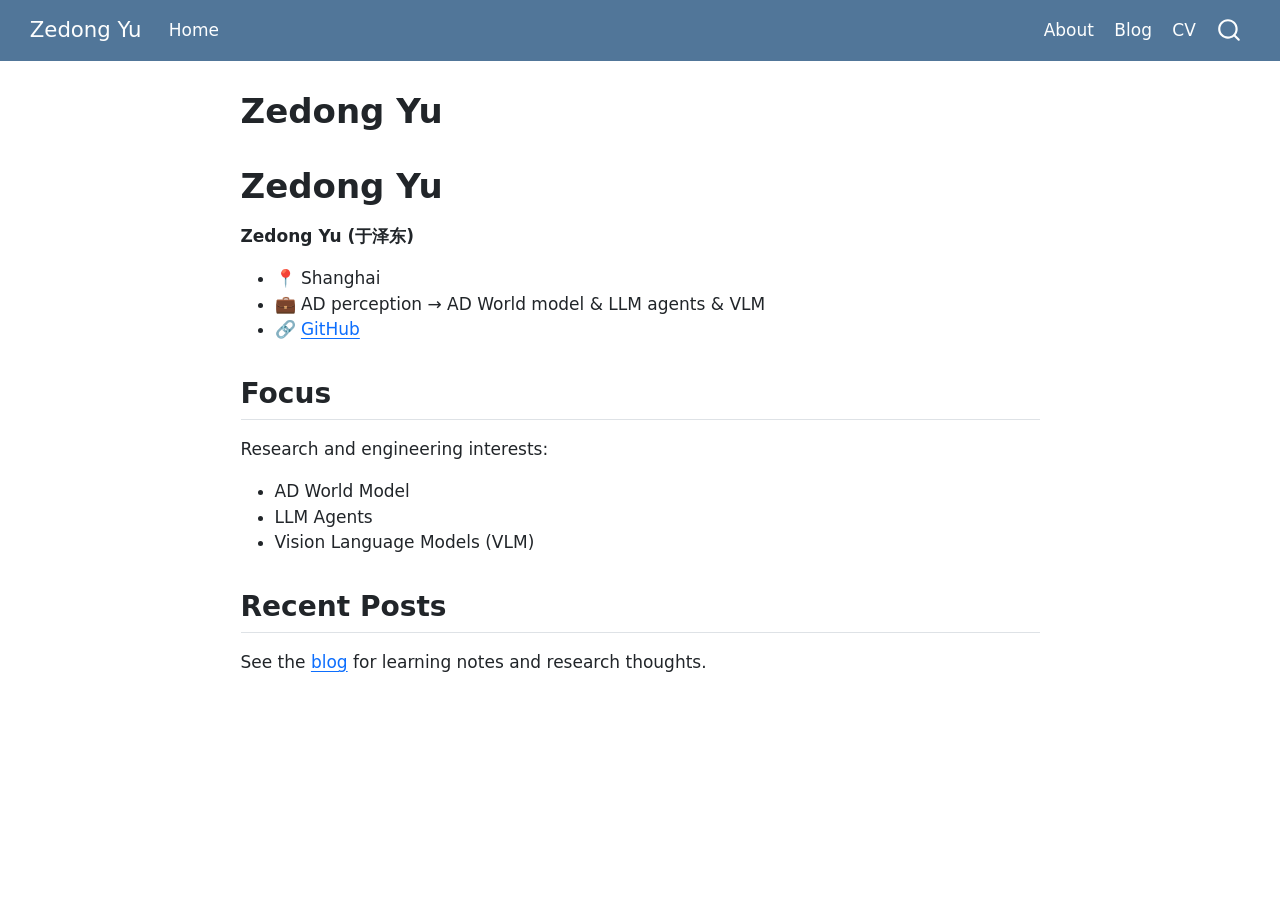
<file: index.html>
<!DOCTYPE html>
<html xmlns="http://www.w3.org/1999/xhtml" lang="en" xml:lang="en"><head>

<meta charset="utf-8">
<meta name="generator" content="quarto-1.10.18">

<meta name="viewport" content="width=device-width, initial-scale=1.0, user-scalable=yes">


<title>Zedong Yu</title>
<style>
/* Default styles provided by pandoc.
** See https://pandoc.org/MANUAL.html#variables-for-html for config info.
*/
span.smallcaps{font-variant: small-caps;}
div.columns{display: flex; gap: 1.5em;}
div.column{flex: auto;}
@media screen {
div.columns{gap: min(4vw, 1.5em);}
div.column{overflow-x: auto;}
}
div.hanging-indent{margin-left: 1.5em; text-indent: -1.5em;}
ul.task-list{list-style: none;}
ul.task-list li input[type="checkbox"] {
  width: 0.8em;
  margin: 0 0.8em 0.2em -1em; /* quarto-specific, see https://github.com/quarto-dev/quarto-cli/issues/4556 */ 
  vertical-align: middle;
}
</style>


<script src="site_libs/quarto-nav/quarto-nav.js"></script>
<script src="site_libs/quarto-nav/headroom.min.js"></script>
<script src="site_libs/clipboard/clipboard.min.js"></script>
<script src="site_libs/quarto-search/autocomplete.umd.js"></script>
<script src="site_libs/quarto-search/fuse.min.js"></script>
<script src="site_libs/quarto-search/quarto-search.js"></script>
<meta name="quarto:offset" content="./">
<script src="site_libs/quarto-html/quarto.js" type="module"></script>
<script src="site_libs/quarto-html/tabsets/tabsets.js" type="module"></script>
<script src="site_libs/quarto-html/popper.min.js"></script>
<script src="site_libs/quarto-html/tippy.umd.min.js"></script>
<script src="site_libs/quarto-html/anchor.min.js"></script>
<link href="site_libs/quarto-html/tippy.css" rel="stylesheet">
<link href="site_libs/quarto-html/quarto-syntax-highlighting-64a204ab8560d761af7679ceaba22944.css" rel="stylesheet" id="quarto-text-highlighting-styles">
<script src="site_libs/bootstrap/bootstrap.min.js"></script>
<link href="site_libs/bootstrap/bootstrap-icons.css" rel="stylesheet">
<link href="site_libs/bootstrap/bootstrap-5c523d0c34c0ff0a560572695705ff8b.min.css" rel="stylesheet" append-hash="true" id="quarto-bootstrap" data-mode="light">
<script id="quarto-search-options" type="application/json">{
  "location": "navbar",
  "copy-button": false,
  "collapse-after": 3,
  "panel-placement": "end",
  "type": "overlay",
  "limit": 50,
  "keyboard-shortcut": [
    "f",
    "/",
    "s"
  ],
  "show-item-context": false,
  "language": {
    "search-no-results-text": "No results",
    "search-matching-documents-text": "matching documents",
    "search-copy-link-title": "Copy link to search",
    "search-hide-matches-text": "Hide additional matches",
    "search-more-match-text": "more match in this document",
    "search-more-matches-text": "more matches in this document",
    "search-clear-button-title": "Clear",
    "search-text-placeholder": "",
    "search-detached-cancel-button-title": "Cancel",
    "search-submit-button-title": "Submit",
    "search-label": "Search"
  }
}</script>


</head>

<body class="nav-fixed fullcontent quarto-light">

<div id="quarto-search-results"></div>
  <header id="quarto-header" class="headroom fixed-top">
    <nav class="navbar navbar-expand-lg " data-bs-theme="dark">
      <div class="navbar-container container-fluid">
      <div class="navbar-brand-container mx-auto">
    <a class="navbar-brand" href="./index.html">
    <span class="navbar-title">Zedong Yu</span>
    </a>
  </div>
            <div id="quarto-search" class="" title="Search"></div>
          <button class="navbar-toggler" type="button" data-bs-toggle="collapse" data-bs-target="#navbarCollapse" aria-controls="navbarCollapse" role="menu" aria-expanded="false" aria-label="Toggle navigation" onclick="if (window.quartoToggleHeadroom) { window.quartoToggleHeadroom(); }">
  <span class="navbar-toggler-icon"></span>
</button>
          <div class="collapse navbar-collapse" id="navbarCollapse">
            <ul class="navbar-nav navbar-nav-scroll me-auto">
  <li class="nav-item">
    <a class="nav-link active" href="./index.html" aria-current="page"> 
<span class="menu-text">Home</span></a>
  </li>  
</ul>
            <ul class="navbar-nav navbar-nav-scroll ms-auto">
  <li class="nav-item">
    <a class="nav-link" href="./about.html"> 
<span class="menu-text">About</span></a>
  </li>  
  <li class="nav-item">
    <a class="nav-link" href="./blog/index.html"> 
<span class="menu-text">Blog</span></a>
  </li>  
  <li class="nav-item">
    <a class="nav-link" href="./cv.html"> 
<span class="menu-text">CV</span></a>
  </li>  
</ul>
          </div> <!-- /navcollapse -->
            <div class="quarto-navbar-tools">
</div>
      </div> <!-- /container-fluid -->
    </nav>
</header>
<!-- content -->
<div id="quarto-content" class="quarto-container page-columns page-rows-contents page-layout-article page-navbar">
<!-- sidebar -->
<!-- margin-sidebar -->
    
<!-- main -->
<main class="content" id="quarto-document-content">

<header id="title-block-header" class="quarto-title-block default">
<div class="quarto-title">
<h1 class="title">Zedong Yu</h1>
</div>



<div class="quarto-title-meta">

    
  
    
  </div>
  


</header>


<section id="zedong-yu" class="level1">
<h1>Zedong Yu</h1>
<p><strong>Zedong Yu (于泽东)</strong></p>
<ul>
<li>📍 Shanghai</li>
<li>💼 AD perception → AD World model &amp; LLM agents &amp; VLM</li>
<li>🔗 <a href="https://github.com/nacayu">GitHub</a></li>
</ul>
<section id="focus" class="level2">
<h2 class="anchored" data-anchor-id="focus">Focus</h2>
<p>Research and engineering interests:</p>
<ul>
<li>AD World Model</li>
<li>LLM Agents</li>
<li>Vision Language Models (VLM)</li>
</ul>
</section>
<section id="recent-posts" class="level2">
<h2 class="anchored" data-anchor-id="recent-posts">Recent Posts</h2>
<p>See the <a href="./blog/index.html">blog</a> for learning notes and research thoughts.</p>


</section>
</section>

</main> <!-- /main -->
<script id="quarto-html-after-body" type="application/javascript">
  window.document.addEventListener("DOMContentLoaded", function (event) {
    const icon = "";
    const anchorJS = new window.AnchorJS();
    anchorJS.options = {
      placement: 'right',
      icon: icon
    };
    anchorJS.add('.anchored');
    const isCodeAnnotation = (el) => {
      for (const clz of el.classList) {
        if (clz.startsWith('code-annotation-')) {                     
          return true;
        }
      }
      return false;
    }
    const onCopySuccess = function(e) {
      // button target
      const button = e.trigger;
      // don't keep focus
      button.blur();
      // flash "checked"
      button.classList.add('code-copy-button-checked');
      var currentTitle = button.getAttribute("title");
      button.setAttribute("title", "Copied!");
      let tooltip;
      if (window.bootstrap) {
        button.setAttribute("data-bs-toggle", "tooltip");
        button.setAttribute("data-bs-placement", "left");
        button.setAttribute("data-bs-title", "Copied!");
        tooltip = new bootstrap.Tooltip(button, 
          { trigger: "manual", 
            customClass: "code-copy-button-tooltip",
            offset: [0, -8]});
        tooltip.show();    
      }
      setTimeout(function() {
        if (tooltip) {
          tooltip.hide();
          button.removeAttribute("data-bs-title");
          button.removeAttribute("data-bs-toggle");
          button.removeAttribute("data-bs-placement");
        }
        button.setAttribute("title", currentTitle);
        button.classList.remove('code-copy-button-checked');
      }, 1000);
      // clear code selection
      e.clearSelection();
    }
    const getTextToCopy = function(trigger) {
      const outerScaffold = trigger.parentElement.cloneNode(true);
      const codeEl = outerScaffold.querySelector('code');
      for (const childEl of codeEl.children) {
        if (isCodeAnnotation(childEl)) {
          childEl.remove();
        }
      }
      return codeEl.innerText;
    }
    const clipboard = new window.ClipboardJS('.code-copy-button:not([data-in-quarto-modal])', {
      text: getTextToCopy
    });
    clipboard.on('success', onCopySuccess);
    if (window.document.getElementById('quarto-embedded-source-code-modal')) {
      const clipboardModal = new window.ClipboardJS('.code-copy-button[data-in-quarto-modal]', {
        text: getTextToCopy,
        container: window.document.getElementById('quarto-embedded-source-code-modal')
      });
      clipboardModal.on('success', onCopySuccess);
    }
      var localhostRegex = new RegExp(/^(?:http|https):\/\/localhost\:?[0-9]*\//);
      var mailtoRegex = new RegExp(/^mailto:/);
        var filterRegex = new RegExp("https:\/\/nacayu\.github\.io");
      var isInternal = (href) => {
          return filterRegex.test(href) || localhostRegex.test(href) || mailtoRegex.test(href);
      }
      // Inspect non-navigation links and adorn them if external
     var links = window.document.querySelectorAll('a[href]:not(.nav-link):not(.navbar-brand):not(.toc-action):not(.sidebar-link):not(.sidebar-item-toggle):not(.pagination-link):not(.no-external):not([aria-hidden]):not(.dropdown-item):not(.quarto-navigation-tool):not(.about-link)');
      for (var i=0; i<links.length; i++) {
        const link = links[i];
        if (!isInternal(link.href)) {
          // undo the damage that might have been done by quarto-nav.js in the case of
          // links that we want to consider external
          if (link.dataset.originalHref !== undefined) {
            link.href = link.dataset.originalHref;
          }
        }
      }
    function tippyHover(el, contentFn, onTriggerFn, onUntriggerFn) {
      const config = {
        allowHTML: true,
        maxWidth: 500,
        delay: 100,
        arrow: false,
        appendTo: function(el) {
            return el.parentElement;
        },
        interactive: true,
        interactiveBorder: 10,
        theme: 'quarto',
        placement: 'bottom-start',
      };
      if (contentFn) {
        config.content = contentFn;
      }
      if (onTriggerFn) {
        config.onTrigger = onTriggerFn;
      }
      if (onUntriggerFn) {
        config.onUntrigger = onUntriggerFn;
      }
      window.tippy(el, config); 
    }
    const noterefs = window.document.querySelectorAll('a[role="doc-noteref"]');
    for (var i=0; i<noterefs.length; i++) {
      const ref = noterefs[i];
      tippyHover(ref, function() {
        // use id or data attribute instead here
        let href = ref.getAttribute('data-footnote-href') || ref.getAttribute('href');
        try { href = new URL(href).hash; } catch {}
        const id = href.replace(/^#\/?/, "");
        const note = window.document.getElementById(id);
        if (note) {
          return note.innerHTML;
        } else {
          return "";
        }
      });
    }
    const xrefs = window.document.querySelectorAll('a.quarto-xref');
    const processXRef = (id, note) => {
      // Strip column container classes
      const stripColumnClz = (el) => {
        el.classList.remove("page-full", "page-columns");
        if (el.children) {
          for (const child of el.children) {
            stripColumnClz(child);
          }
        }
      }
      stripColumnClz(note)
      if (id === null || id.startsWith('sec-')) {
        // Special case sections, only their first couple elements
        const container = document.createElement("div");
        if (note.children && note.children.length > 2) {
          container.appendChild(note.children[0].cloneNode(true));
          for (let i = 1; i < note.children.length; i++) {
            const child = note.children[i];
            if (child.tagName === "P" && child.innerText === "") {
              continue;
            } else {
              container.appendChild(child.cloneNode(true));
              break;
            }
          }
          if (window.Quarto?.typesetMath) {
            window.Quarto.typesetMath(container);
          }
          return container.innerHTML
        } else {
          if (window.Quarto?.typesetMath) {
            window.Quarto.typesetMath(note);
          }
          return note.innerHTML;
        }
      } else {
        // Remove any anchor links if they are present
        const anchorLink = note.querySelector('a.anchorjs-link');
        if (anchorLink) {
          anchorLink.remove();
        }
        if (window.Quarto?.typesetMath) {
          window.Quarto.typesetMath(note);
        }
        if (note.classList.contains("callout")) {
          return note.outerHTML;
        } else {
          return note.innerHTML;
        }
      }
    }
    for (var i=0; i<xrefs.length; i++) {
      const xref = xrefs[i];
      tippyHover(xref, undefined, function(instance) {
        instance.disable();
        let url = xref.getAttribute('href');
        let hash = undefined; 
        if (url.startsWith('#')) {
          hash = url;
        } else {
          try { hash = new URL(url).hash; } catch {}
        }
        if (hash) {
          const id = hash.replace(/^#\/?/, "");
          const note = window.document.getElementById(id);
          if (note !== null) {
            try {
              const html = processXRef(id, note.cloneNode(true));
              instance.setContent(html);
            } finally {
              instance.enable();
              instance.show();
            }
          } else {
            // See if we can fetch this
            fetch(url.split('#')[0])
            .then(res => res.text())
            .then(html => {
              const parser = new DOMParser();
              const htmlDoc = parser.parseFromString(html, "text/html");
              const note = htmlDoc.getElementById(id);
              if (note !== null) {
                const html = processXRef(id, note);
                instance.setContent(html);
              } 
            }).finally(() => {
              instance.enable();
              instance.show();
            });
          }
        } else {
          // See if we can fetch a full url (with no hash to target)
          // This is a special case and we should probably do some content thinning / targeting
          fetch(url)
          .then(res => res.text())
          .then(html => {
            const parser = new DOMParser();
            const htmlDoc = parser.parseFromString(html, "text/html");
            const note = htmlDoc.querySelector('main.content');
            if (note !== null) {
              // This should only happen for chapter cross references
              // (since there is no id in the URL)
              // remove the first header
              if (note.children.length > 0 && note.children[0].tagName === "HEADER") {
                note.children[0].remove();
              }
              const html = processXRef(null, note);
              instance.setContent(html);
            } 
          }).finally(() => {
            instance.enable();
            instance.show();
          });
        }
      }, function(instance) {
      });
    }
        let selectedAnnoteEl;
        const selectorForAnnotation = ( cell, annotation) => {
          let cellAttr = 'data-code-cell="' + cell + '"';
          let lineAttr = 'data-code-annotation="' +  annotation + '"';
          const selector = 'span[' + cellAttr + '][' + lineAttr + ']';
          return selector;
        }
        const selectCodeLines = (annoteEl) => {
          const doc = window.document;
          const targetCell = annoteEl.getAttribute("data-target-cell");
          const targetAnnotation = annoteEl.getAttribute("data-target-annotation");
          const annoteSpan = window.document.querySelector(selectorForAnnotation(targetCell, targetAnnotation));
          const lines = annoteSpan.getAttribute("data-code-lines").split(",");
          const lineIds = lines.map((line) => {
            return targetCell + "-" + line;
          })
          let top = null;
          let height = null;
          let parent = null;
          if (lineIds.length > 0) {
              //compute the position of the single el (top and bottom and make a div)
              const el = window.document.getElementById(lineIds[0]);
              top = el.offsetTop;
              height = el.offsetHeight;
              parent = el.parentElement.parentElement;
            if (lineIds.length > 1) {
              const lastEl = window.document.getElementById(lineIds[lineIds.length - 1]);
              const bottom = lastEl.offsetTop + lastEl.offsetHeight;
              height = bottom - top;
            }
            if (top !== null && height !== null && parent !== null) {
              // cook up a div (if necessary) and position it 
              let div = window.document.getElementById("code-annotation-line-highlight");
              if (div === null) {
                div = window.document.createElement("div");
                div.setAttribute("id", "code-annotation-line-highlight");
                div.style.position = 'absolute';
                parent.appendChild(div);
              }
              div.style.top = top - 2 + "px";
              div.style.height = height + 4 + "px";
              div.style.left = 0;
              let gutterDiv = window.document.getElementById("code-annotation-line-highlight-gutter");
              if (gutterDiv === null) {
                gutterDiv = window.document.createElement("div");
                gutterDiv.setAttribute("id", "code-annotation-line-highlight-gutter");
                gutterDiv.style.position = 'absolute';
                const codeCell = window.document.getElementById(targetCell);
                const gutter = codeCell.querySelector('.code-annotation-gutter');
                gutter.appendChild(gutterDiv);
              }
              gutterDiv.style.top = top - 2 + "px";
              gutterDiv.style.height = height + 4 + "px";
            }
            selectedAnnoteEl = annoteEl;
          }
        };
        const unselectCodeLines = () => {
          const elementsIds = ["code-annotation-line-highlight", "code-annotation-line-highlight-gutter"];
          elementsIds.forEach((elId) => {
            const div = window.document.getElementById(elId);
            if (div) {
              div.remove();
            }
          });
          selectedAnnoteEl = undefined;
        };
          // Handle positioning of the toggle
      window.addEventListener(
        "resize",
        throttle(() => {
          elRect = undefined;
          if (selectedAnnoteEl) {
            selectCodeLines(selectedAnnoteEl);
          }
        }, 10)
      );
      function throttle(fn, ms) {
      let throttle = false;
      let timer;
        return (...args) => {
          if(!throttle) { // first call gets through
              fn.apply(this, args);
              throttle = true;
          } else { // all the others get throttled
              if(timer) clearTimeout(timer); // cancel #2
              timer = setTimeout(() => {
                fn.apply(this, args);
                timer = throttle = false;
              }, ms);
          }
        };
      }
        // Attach click handler to the DT
        const annoteDls = window.document.querySelectorAll('dt[data-target-cell]');
        for (const annoteDlNode of annoteDls) {
          annoteDlNode.addEventListener('click', (event) => {
            const clickedEl = event.target;
            if (clickedEl !== selectedAnnoteEl) {
              unselectCodeLines();
              const activeEl = window.document.querySelector('dt[data-target-cell].code-annotation-active');
              if (activeEl) {
                activeEl.classList.remove('code-annotation-active');
              }
              selectCodeLines(clickedEl);
              clickedEl.classList.add('code-annotation-active');
            } else {
              // Unselect the line
              unselectCodeLines();
              clickedEl.classList.remove('code-annotation-active');
            }
          });
        }
    const findCites = (el) => {
      const parentEl = el.parentElement;
      if (parentEl) {
        const cites = parentEl.dataset.cites;
        if (cites) {
          return {
            el,
            cites: cites.split(' ')
          };
        } else {
          return findCites(el.parentElement)
        }
      } else {
        return undefined;
      }
    };
    var bibliorefs = window.document.querySelectorAll('a[role="doc-biblioref"]');
    for (var i=0; i<bibliorefs.length; i++) {
      const ref = bibliorefs[i];
      const citeInfo = findCites(ref);
      if (citeInfo) {
        tippyHover(citeInfo.el, function() {
          var popup = window.document.createElement('div');
          citeInfo.cites.forEach(function(cite) {
            var citeDiv = window.document.createElement('div');
            citeDiv.classList.add('hanging-indent');
            citeDiv.classList.add('csl-entry');
            var biblioDiv = window.document.getElementById('ref-' + cite);
            if (biblioDiv) {
              citeDiv.innerHTML = biblioDiv.innerHTML;
            }
            popup.appendChild(citeDiv);
          });
          return popup.innerHTML;
        });
      }
    }
  });
  </script>
</div> <!-- /content -->




</body></html>
</file>
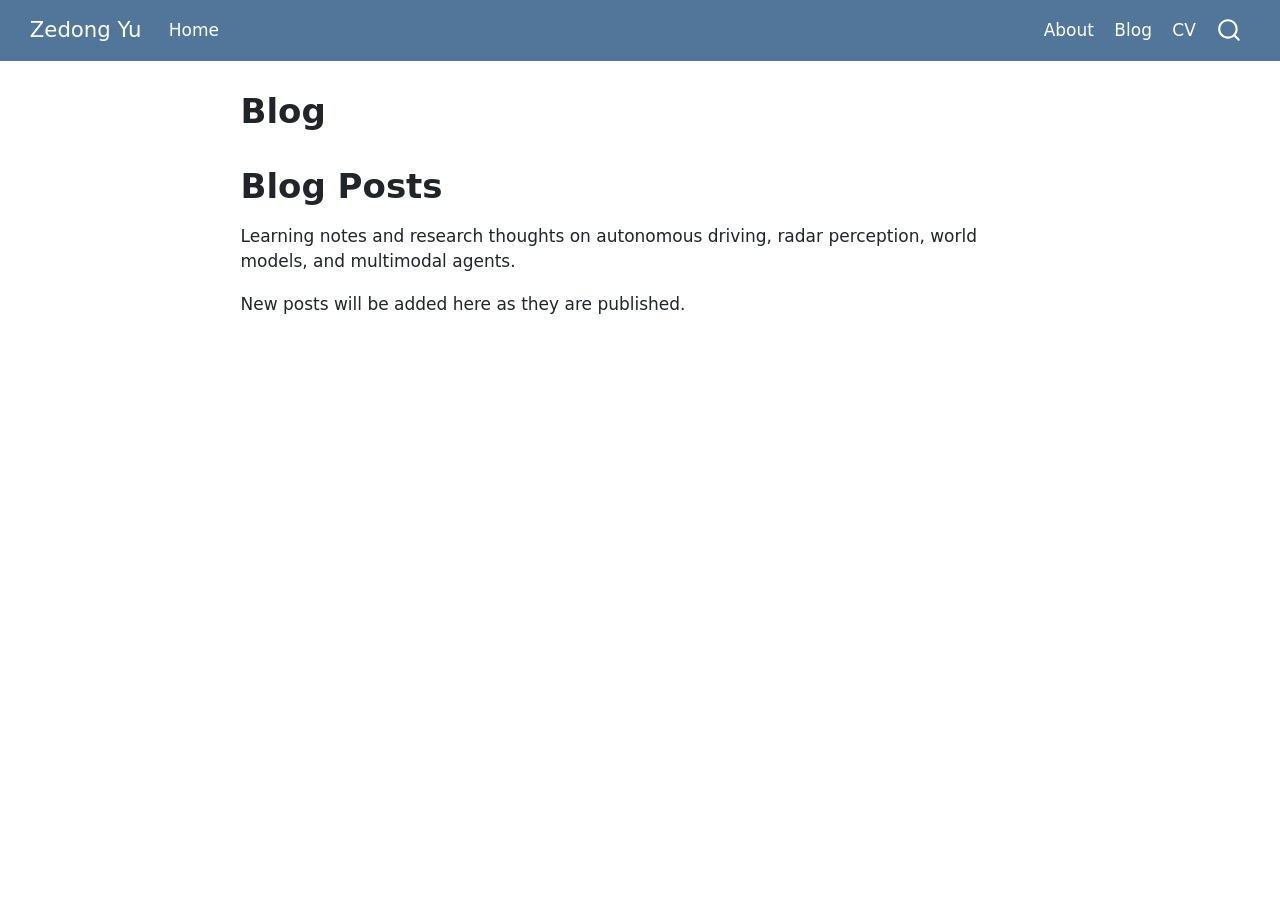
<file: blog/index.html>
<!DOCTYPE html>
<html xmlns="http://www.w3.org/1999/xhtml" lang="en" xml:lang="en"><head>

<meta charset="utf-8">
<meta name="generator" content="quarto-1.10.18">

<meta name="viewport" content="width=device-width, initial-scale=1.0, user-scalable=yes">


<title>Blog – Zedong Yu</title>
<style>
/* Default styles provided by pandoc.
** See https://pandoc.org/MANUAL.html#variables-for-html for config info.
*/
span.smallcaps{font-variant: small-caps;}
div.columns{display: flex; gap: 1.5em;}
div.column{flex: auto;}
@media screen {
div.columns{gap: min(4vw, 1.5em);}
div.column{overflow-x: auto;}
}
div.hanging-indent{margin-left: 1.5em; text-indent: -1.5em;}
ul.task-list{list-style: none;}
ul.task-list li input[type="checkbox"] {
  width: 0.8em;
  margin: 0 0.8em 0.2em -1em; /* quarto-specific, see https://github.com/quarto-dev/quarto-cli/issues/4556 */ 
  vertical-align: middle;
}
</style>


<script src="../site_libs/quarto-nav/quarto-nav.js"></script>
<script src="../site_libs/quarto-nav/headroom.min.js"></script>
<script src="../site_libs/clipboard/clipboard.min.js"></script>
<script src="../site_libs/quarto-search/autocomplete.umd.js"></script>
<script src="../site_libs/quarto-search/fuse.min.js"></script>
<script src="../site_libs/quarto-search/quarto-search.js"></script>
<meta name="quarto:offset" content="../">
<script src="../site_libs/quarto-html/quarto.js" type="module"></script>
<script src="../site_libs/quarto-html/tabsets/tabsets.js" type="module"></script>
<script src="../site_libs/quarto-html/popper.min.js"></script>
<script src="../site_libs/quarto-html/tippy.umd.min.js"></script>
<script src="../site_libs/quarto-html/anchor.min.js"></script>
<link href="../site_libs/quarto-html/tippy.css" rel="stylesheet">
<link href="../site_libs/quarto-html/quarto-syntax-highlighting-64a204ab8560d761af7679ceaba22944.css" rel="stylesheet" id="quarto-text-highlighting-styles">
<script src="../site_libs/bootstrap/bootstrap.min.js"></script>
<link href="../site_libs/bootstrap/bootstrap-icons.css" rel="stylesheet">
<link href="../site_libs/bootstrap/bootstrap-5c523d0c34c0ff0a560572695705ff8b.min.css" rel="stylesheet" append-hash="true" id="quarto-bootstrap" data-mode="light">
<script id="quarto-search-options" type="application/json">{
  "location": "navbar",
  "copy-button": false,
  "collapse-after": 3,
  "panel-placement": "end",
  "type": "overlay",
  "limit": 50,
  "keyboard-shortcut": [
    "f",
    "/",
    "s"
  ],
  "show-item-context": false,
  "language": {
    "search-no-results-text": "No results",
    "search-matching-documents-text": "matching documents",
    "search-copy-link-title": "Copy link to search",
    "search-hide-matches-text": "Hide additional matches",
    "search-more-match-text": "more match in this document",
    "search-more-matches-text": "more matches in this document",
    "search-clear-button-title": "Clear",
    "search-text-placeholder": "",
    "search-detached-cancel-button-title": "Cancel",
    "search-submit-button-title": "Submit",
    "search-label": "Search"
  }
}</script>


</head>

<body class="nav-fixed fullcontent quarto-light">

<div id="quarto-search-results"></div>
  <header id="quarto-header" class="headroom fixed-top">
    <nav class="navbar navbar-expand-lg " data-bs-theme="dark">
      <div class="navbar-container container-fluid">
      <div class="navbar-brand-container mx-auto">
    <a class="navbar-brand" href="../index.html">
    <span class="navbar-title">Zedong Yu</span>
    </a>
  </div>
            <div id="quarto-search" class="" title="Search"></div>
          <button class="navbar-toggler" type="button" data-bs-toggle="collapse" data-bs-target="#navbarCollapse" aria-controls="navbarCollapse" role="menu" aria-expanded="false" aria-label="Toggle navigation" onclick="if (window.quartoToggleHeadroom) { window.quartoToggleHeadroom(); }">
  <span class="navbar-toggler-icon"></span>
</button>
          <div class="collapse navbar-collapse" id="navbarCollapse">
            <ul class="navbar-nav navbar-nav-scroll me-auto">
  <li class="nav-item">
    <a class="nav-link" href="../index.html"> 
<span class="menu-text">Home</span></a>
  </li>  
</ul>
            <ul class="navbar-nav navbar-nav-scroll ms-auto">
  <li class="nav-item">
    <a class="nav-link" href="../about.html"> 
<span class="menu-text">About</span></a>
  </li>  
  <li class="nav-item">
    <a class="nav-link active" href="../blog/index.html" aria-current="page"> 
<span class="menu-text">Blog</span></a>
  </li>  
  <li class="nav-item">
    <a class="nav-link" href="../cv.html"> 
<span class="menu-text">CV</span></a>
  </li>  
</ul>
          </div> <!-- /navcollapse -->
            <div class="quarto-navbar-tools">
</div>
      </div> <!-- /container-fluid -->
    </nav>
</header>
<!-- content -->
<div id="quarto-content" class="quarto-container page-columns page-rows-contents page-layout-article page-navbar">
<!-- sidebar -->
<!-- margin-sidebar -->
    
<!-- main -->
<main class="content" id="quarto-document-content">

<header id="title-block-header" class="quarto-title-block default">
<div class="quarto-title">
<h1 class="title">Blog</h1>
</div>



<div class="quarto-title-meta">

    
  
    
  </div>
  


</header>


<section id="blog-posts" class="level1">
<h1>Blog Posts</h1>
<p>Learning notes and research thoughts on autonomous driving, radar perception, world models, and multimodal agents.</p>
<p>New posts will be added here as they are published.</p>


</section>

</main> <!-- /main -->
<script id="quarto-html-after-body" type="application/javascript">
  window.document.addEventListener("DOMContentLoaded", function (event) {
    const icon = "";
    const anchorJS = new window.AnchorJS();
    anchorJS.options = {
      placement: 'right',
      icon: icon
    };
    anchorJS.add('.anchored');
    const isCodeAnnotation = (el) => {
      for (const clz of el.classList) {
        if (clz.startsWith('code-annotation-')) {                     
          return true;
        }
      }
      return false;
    }
    const onCopySuccess = function(e) {
      // button target
      const button = e.trigger;
      // don't keep focus
      button.blur();
      // flash "checked"
      button.classList.add('code-copy-button-checked');
      var currentTitle = button.getAttribute("title");
      button.setAttribute("title", "Copied!");
      let tooltip;
      if (window.bootstrap) {
        button.setAttribute("data-bs-toggle", "tooltip");
        button.setAttribute("data-bs-placement", "left");
        button.setAttribute("data-bs-title", "Copied!");
        tooltip = new bootstrap.Tooltip(button, 
          { trigger: "manual", 
            customClass: "code-copy-button-tooltip",
            offset: [0, -8]});
        tooltip.show();    
      }
      setTimeout(function() {
        if (tooltip) {
          tooltip.hide();
          button.removeAttribute("data-bs-title");
          button.removeAttribute("data-bs-toggle");
          button.removeAttribute("data-bs-placement");
        }
        button.setAttribute("title", currentTitle);
        button.classList.remove('code-copy-button-checked');
      }, 1000);
      // clear code selection
      e.clearSelection();
    }
    const getTextToCopy = function(trigger) {
      const outerScaffold = trigger.parentElement.cloneNode(true);
      const codeEl = outerScaffold.querySelector('code');
      for (const childEl of codeEl.children) {
        if (isCodeAnnotation(childEl)) {
          childEl.remove();
        }
      }
      return codeEl.innerText;
    }
    const clipboard = new window.ClipboardJS('.code-copy-button:not([data-in-quarto-modal])', {
      text: getTextToCopy
    });
    clipboard.on('success', onCopySuccess);
    if (window.document.getElementById('quarto-embedded-source-code-modal')) {
      const clipboardModal = new window.ClipboardJS('.code-copy-button[data-in-quarto-modal]', {
        text: getTextToCopy,
        container: window.document.getElementById('quarto-embedded-source-code-modal')
      });
      clipboardModal.on('success', onCopySuccess);
    }
      var localhostRegex = new RegExp(/^(?:http|https):\/\/localhost\:?[0-9]*\//);
      var mailtoRegex = new RegExp(/^mailto:/);
        var filterRegex = new RegExp("https:\/\/nacayu\.github\.io");
      var isInternal = (href) => {
          return filterRegex.test(href) || localhostRegex.test(href) || mailtoRegex.test(href);
      }
      // Inspect non-navigation links and adorn them if external
     var links = window.document.querySelectorAll('a[href]:not(.nav-link):not(.navbar-brand):not(.toc-action):not(.sidebar-link):not(.sidebar-item-toggle):not(.pagination-link):not(.no-external):not([aria-hidden]):not(.dropdown-item):not(.quarto-navigation-tool):not(.about-link)');
      for (var i=0; i<links.length; i++) {
        const link = links[i];
        if (!isInternal(link.href)) {
          // undo the damage that might have been done by quarto-nav.js in the case of
          // links that we want to consider external
          if (link.dataset.originalHref !== undefined) {
            link.href = link.dataset.originalHref;
          }
        }
      }
    function tippyHover(el, contentFn, onTriggerFn, onUntriggerFn) {
      const config = {
        allowHTML: true,
        maxWidth: 500,
        delay: 100,
        arrow: false,
        appendTo: function(el) {
            return el.parentElement;
        },
        interactive: true,
        interactiveBorder: 10,
        theme: 'quarto',
        placement: 'bottom-start',
      };
      if (contentFn) {
        config.content = contentFn;
      }
      if (onTriggerFn) {
        config.onTrigger = onTriggerFn;
      }
      if (onUntriggerFn) {
        config.onUntrigger = onUntriggerFn;
      }
      window.tippy(el, config); 
    }
    const noterefs = window.document.querySelectorAll('a[role="doc-noteref"]');
    for (var i=0; i<noterefs.length; i++) {
      const ref = noterefs[i];
      tippyHover(ref, function() {
        // use id or data attribute instead here
        let href = ref.getAttribute('data-footnote-href') || ref.getAttribute('href');
        try { href = new URL(href).hash; } catch {}
        const id = href.replace(/^#\/?/, "");
        const note = window.document.getElementById(id);
        if (note) {
          return note.innerHTML;
        } else {
          return "";
        }
      });
    }
    const xrefs = window.document.querySelectorAll('a.quarto-xref');
    const processXRef = (id, note) => {
      // Strip column container classes
      const stripColumnClz = (el) => {
        el.classList.remove("page-full", "page-columns");
        if (el.children) {
          for (const child of el.children) {
            stripColumnClz(child);
          }
        }
      }
      stripColumnClz(note)
      if (id === null || id.startsWith('sec-')) {
        // Special case sections, only their first couple elements
        const container = document.createElement("div");
        if (note.children && note.children.length > 2) {
          container.appendChild(note.children[0].cloneNode(true));
          for (let i = 1; i < note.children.length; i++) {
            const child = note.children[i];
            if (child.tagName === "P" && child.innerText === "") {
              continue;
            } else {
              container.appendChild(child.cloneNode(true));
              break;
            }
          }
          if (window.Quarto?.typesetMath) {
            window.Quarto.typesetMath(container);
          }
          return container.innerHTML
        } else {
          if (window.Quarto?.typesetMath) {
            window.Quarto.typesetMath(note);
          }
          return note.innerHTML;
        }
      } else {
        // Remove any anchor links if they are present
        const anchorLink = note.querySelector('a.anchorjs-link');
        if (anchorLink) {
          anchorLink.remove();
        }
        if (window.Quarto?.typesetMath) {
          window.Quarto.typesetMath(note);
        }
        if (note.classList.contains("callout")) {
          return note.outerHTML;
        } else {
          return note.innerHTML;
        }
      }
    }
    for (var i=0; i<xrefs.length; i++) {
      const xref = xrefs[i];
      tippyHover(xref, undefined, function(instance) {
        instance.disable();
        let url = xref.getAttribute('href');
        let hash = undefined; 
        if (url.startsWith('#')) {
          hash = url;
        } else {
          try { hash = new URL(url).hash; } catch {}
        }
        if (hash) {
          const id = hash.replace(/^#\/?/, "");
          const note = window.document.getElementById(id);
          if (note !== null) {
            try {
              const html = processXRef(id, note.cloneNode(true));
              instance.setContent(html);
            } finally {
              instance.enable();
              instance.show();
            }
          } else {
            // See if we can fetch this
            fetch(url.split('#')[0])
            .then(res => res.text())
            .then(html => {
              const parser = new DOMParser();
              const htmlDoc = parser.parseFromString(html, "text/html");
              const note = htmlDoc.getElementById(id);
              if (note !== null) {
                const html = processXRef(id, note);
                instance.setContent(html);
              } 
            }).finally(() => {
              instance.enable();
              instance.show();
            });
          }
        } else {
          // See if we can fetch a full url (with no hash to target)
          // This is a special case and we should probably do some content thinning / targeting
          fetch(url)
          .then(res => res.text())
          .then(html => {
            const parser = new DOMParser();
            const htmlDoc = parser.parseFromString(html, "text/html");
            const note = htmlDoc.querySelector('main.content');
            if (note !== null) {
              // This should only happen for chapter cross references
              // (since there is no id in the URL)
              // remove the first header
              if (note.children.length > 0 && note.children[0].tagName === "HEADER") {
                note.children[0].remove();
              }
              const html = processXRef(null, note);
              instance.setContent(html);
            } 
          }).finally(() => {
            instance.enable();
            instance.show();
          });
        }
      }, function(instance) {
      });
    }
        let selectedAnnoteEl;
        const selectorForAnnotation = ( cell, annotation) => {
          let cellAttr = 'data-code-cell="' + cell + '"';
          let lineAttr = 'data-code-annotation="' +  annotation + '"';
          const selector = 'span[' + cellAttr + '][' + lineAttr + ']';
          return selector;
        }
        const selectCodeLines = (annoteEl) => {
          const doc = window.document;
          const targetCell = annoteEl.getAttribute("data-target-cell");
          const targetAnnotation = annoteEl.getAttribute("data-target-annotation");
          const annoteSpan = window.document.querySelector(selectorForAnnotation(targetCell, targetAnnotation));
          const lines = annoteSpan.getAttribute("data-code-lines").split(",");
          const lineIds = lines.map((line) => {
            return targetCell + "-" + line;
          })
          let top = null;
          let height = null;
          let parent = null;
          if (lineIds.length > 0) {
              //compute the position of the single el (top and bottom and make a div)
              const el = window.document.getElementById(lineIds[0]);
              top = el.offsetTop;
              height = el.offsetHeight;
              parent = el.parentElement.parentElement;
            if (lineIds.length > 1) {
              const lastEl = window.document.getElementById(lineIds[lineIds.length - 1]);
              const bottom = lastEl.offsetTop + lastEl.offsetHeight;
              height = bottom - top;
            }
            if (top !== null && height !== null && parent !== null) {
              // cook up a div (if necessary) and position it 
              let div = window.document.getElementById("code-annotation-line-highlight");
              if (div === null) {
                div = window.document.createElement("div");
                div.setAttribute("id", "code-annotation-line-highlight");
                div.style.position = 'absolute';
                parent.appendChild(div);
              }
              div.style.top = top - 2 + "px";
              div.style.height = height + 4 + "px";
              div.style.left = 0;
              let gutterDiv = window.document.getElementById("code-annotation-line-highlight-gutter");
              if (gutterDiv === null) {
                gutterDiv = window.document.createElement("div");
                gutterDiv.setAttribute("id", "code-annotation-line-highlight-gutter");
                gutterDiv.style.position = 'absolute';
                const codeCell = window.document.getElementById(targetCell);
                const gutter = codeCell.querySelector('.code-annotation-gutter');
                gutter.appendChild(gutterDiv);
              }
              gutterDiv.style.top = top - 2 + "px";
              gutterDiv.style.height = height + 4 + "px";
            }
            selectedAnnoteEl = annoteEl;
          }
        };
        const unselectCodeLines = () => {
          const elementsIds = ["code-annotation-line-highlight", "code-annotation-line-highlight-gutter"];
          elementsIds.forEach((elId) => {
            const div = window.document.getElementById(elId);
            if (div) {
              div.remove();
            }
          });
          selectedAnnoteEl = undefined;
        };
          // Handle positioning of the toggle
      window.addEventListener(
        "resize",
        throttle(() => {
          elRect = undefined;
          if (selectedAnnoteEl) {
            selectCodeLines(selectedAnnoteEl);
          }
        }, 10)
      );
      function throttle(fn, ms) {
      let throttle = false;
      let timer;
        return (...args) => {
          if(!throttle) { // first call gets through
              fn.apply(this, args);
              throttle = true;
          } else { // all the others get throttled
              if(timer) clearTimeout(timer); // cancel #2
              timer = setTimeout(() => {
                fn.apply(this, args);
                timer = throttle = false;
              }, ms);
          }
        };
      }
        // Attach click handler to the DT
        const annoteDls = window.document.querySelectorAll('dt[data-target-cell]');
        for (const annoteDlNode of annoteDls) {
          annoteDlNode.addEventListener('click', (event) => {
            const clickedEl = event.target;
            if (clickedEl !== selectedAnnoteEl) {
              unselectCodeLines();
              const activeEl = window.document.querySelector('dt[data-target-cell].code-annotation-active');
              if (activeEl) {
                activeEl.classList.remove('code-annotation-active');
              }
              selectCodeLines(clickedEl);
              clickedEl.classList.add('code-annotation-active');
            } else {
              // Unselect the line
              unselectCodeLines();
              clickedEl.classList.remove('code-annotation-active');
            }
          });
        }
    const findCites = (el) => {
      const parentEl = el.parentElement;
      if (parentEl) {
        const cites = parentEl.dataset.cites;
        if (cites) {
          return {
            el,
            cites: cites.split(' ')
          };
        } else {
          return findCites(el.parentElement)
        }
      } else {
        return undefined;
      }
    };
    var bibliorefs = window.document.querySelectorAll('a[role="doc-biblioref"]');
    for (var i=0; i<bibliorefs.length; i++) {
      const ref = bibliorefs[i];
      const citeInfo = findCites(ref);
      if (citeInfo) {
        tippyHover(citeInfo.el, function() {
          var popup = window.document.createElement('div');
          citeInfo.cites.forEach(function(cite) {
            var citeDiv = window.document.createElement('div');
            citeDiv.classList.add('hanging-indent');
            citeDiv.classList.add('csl-entry');
            var biblioDiv = window.document.getElementById('ref-' + cite);
            if (biblioDiv) {
              citeDiv.innerHTML = biblioDiv.innerHTML;
            }
            popup.appendChild(citeDiv);
          });
          return popup.innerHTML;
        });
      }
    }
  });
  </script>
</div> <!-- /content -->




</body></html>
</file>
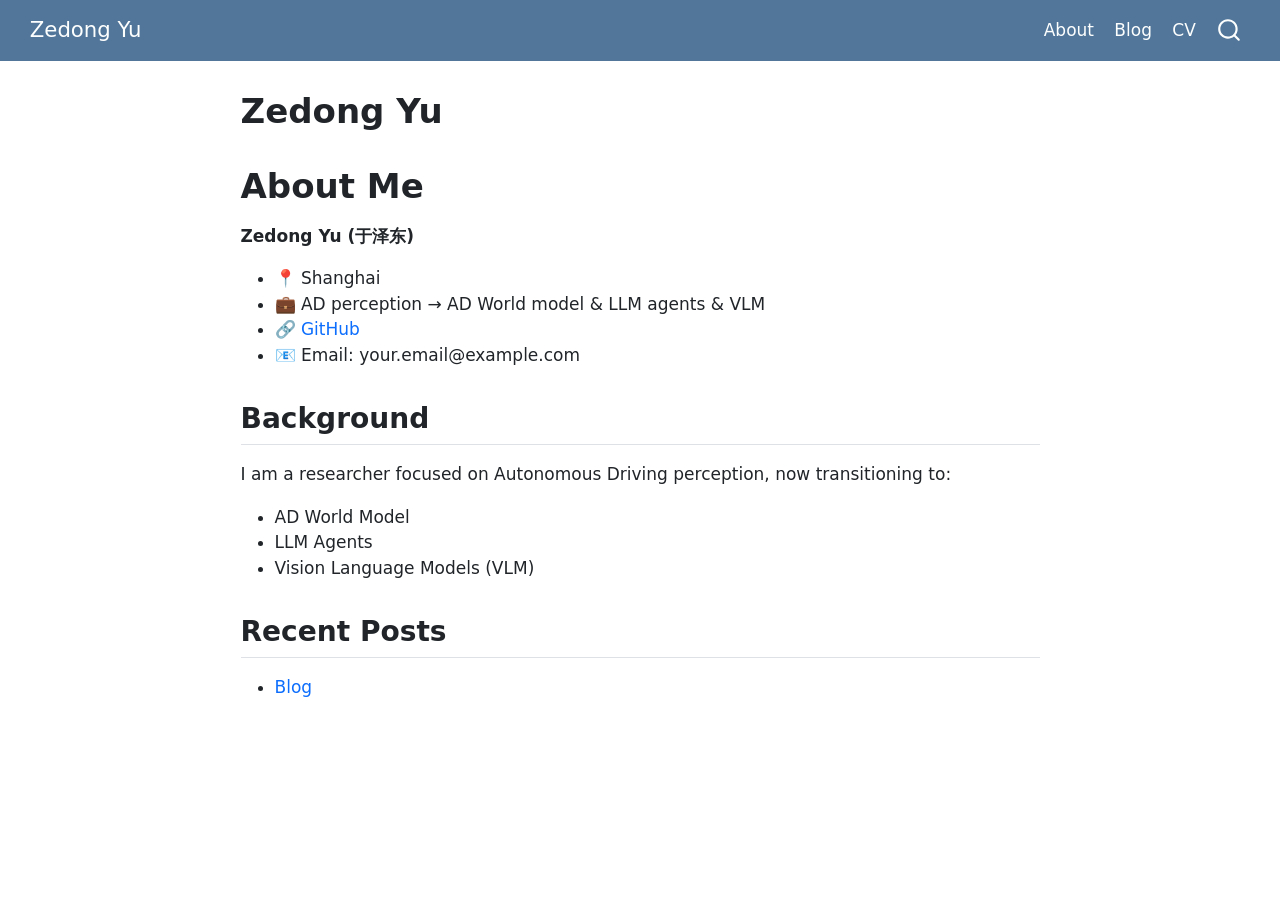
<file: docs/index.html>
<!DOCTYPE html>
<html xmlns="http://www.w3.org/1999/xhtml" lang="en" xml:lang="en"><head>

<meta charset="utf-8">
<meta name="generator" content="quarto-1.6.37">

<meta name="viewport" content="width=device-width, initial-scale=1.0, user-scalable=yes">


<title>Zedong Yu</title>
<style>
code{white-space: pre-wrap;}
span.smallcaps{font-variant: small-caps;}
div.columns{display: flex; gap: min(4vw, 1.5em);}
div.column{flex: auto; overflow-x: auto;}
div.hanging-indent{margin-left: 1.5em; text-indent: -1.5em;}
ul.task-list{list-style: none;}
ul.task-list li input[type="checkbox"] {
  width: 0.8em;
  margin: 0 0.8em 0.2em -1em; /* quarto-specific, see https://github.com/quarto-dev/quarto-cli/issues/4556 */ 
  vertical-align: middle;
}
</style>


<script src="site_libs/quarto-nav/quarto-nav.js"></script>
<script src="site_libs/quarto-nav/headroom.min.js"></script>
<script src="site_libs/clipboard/clipboard.min.js"></script>
<script src="site_libs/quarto-search/autocomplete.umd.js"></script>
<script src="site_libs/quarto-search/fuse.min.js"></script>
<script src="site_libs/quarto-search/quarto-search.js"></script>
<meta name="quarto:offset" content="./">
<script src="site_libs/quarto-html/quarto.js"></script>
<script src="site_libs/quarto-html/popper.min.js"></script>
<script src="site_libs/quarto-html/tippy.umd.min.js"></script>
<script src="site_libs/quarto-html/anchor.min.js"></script>
<link href="site_libs/quarto-html/tippy.css" rel="stylesheet">
<link href="site_libs/quarto-html/quarto-syntax-highlighting-29e2c20b02301cfff04dc8050bf30c7e.css" rel="stylesheet" id="quarto-text-highlighting-styles">
<script src="site_libs/bootstrap/bootstrap.min.js"></script>
<link href="site_libs/bootstrap/bootstrap-icons.css" rel="stylesheet">
<link href="site_libs/bootstrap/bootstrap-4fa060d3efca2f714a681a5a4797efb6.min.css" rel="stylesheet" append-hash="true" id="quarto-bootstrap" data-mode="light">
<script id="quarto-search-options" type="application/json">{
  "location": "navbar",
  "copy-button": false,
  "collapse-after": 3,
  "panel-placement": "end",
  "type": "overlay",
  "limit": 50,
  "keyboard-shortcut": [
    "f",
    "/",
    "s"
  ],
  "show-item-context": false,
  "language": {
    "search-no-results-text": "No results",
    "search-matching-documents-text": "matching documents",
    "search-copy-link-title": "Copy link to search",
    "search-hide-matches-text": "Hide additional matches",
    "search-more-match-text": "more match in this document",
    "search-more-matches-text": "more matches in this document",
    "search-clear-button-title": "Clear",
    "search-text-placeholder": "",
    "search-detached-cancel-button-title": "Cancel",
    "search-submit-button-title": "Submit",
    "search-label": "Search"
  }
}</script>


</head>

<body class="nav-fixed fullcontent">

<div id="quarto-search-results"></div>
  <header id="quarto-header" class="headroom fixed-top">
    <nav class="navbar navbar-expand-lg " data-bs-theme="dark">
      <div class="navbar-container container-fluid">
      <div class="navbar-brand-container mx-auto">
    <a class="navbar-brand" href="./index.html">
    <span class="navbar-title">Zedong Yu</span>
    </a>
  </div>
            <div id="quarto-search" class="" title="Search"></div>
          <button class="navbar-toggler" type="button" data-bs-toggle="collapse" data-bs-target="#navbarCollapse" aria-controls="navbarCollapse" role="menu" aria-expanded="false" aria-label="Toggle navigation" onclick="if (window.quartoToggleHeadroom) { window.quartoToggleHeadroom(); }">
  <span class="navbar-toggler-icon"></span>
</button>
          <div class="collapse navbar-collapse" id="navbarCollapse">
            <ul class="navbar-nav navbar-nav-scroll ms-auto">
  <li class="nav-item">
    <a class="nav-link" href="./about.html"> 
<span class="menu-text">About</span></a>
  </li>  
  <li class="nav-item">
    <a class="nav-link" href="./blog/index.html"> 
<span class="menu-text">Blog</span></a>
  </li>  
  <li class="nav-item">
    <a class="nav-link" href="./cv.html"> 
<span class="menu-text">CV</span></a>
  </li>  
</ul>
          </div> <!-- /navcollapse -->
            <div class="quarto-navbar-tools">
</div>
      </div> <!-- /container-fluid -->
    </nav>
</header>
<!-- content -->
<div id="quarto-content" class="quarto-container page-columns page-rows-contents page-layout-article page-navbar">
<!-- sidebar -->
<!-- margin-sidebar -->
    
<!-- main -->
<main class="content" id="quarto-document-content">

<header id="title-block-header" class="quarto-title-block default">
<div class="quarto-title">
<h1 class="title">Zedong Yu</h1>
</div>



<div class="quarto-title-meta">

    
  
    
  </div>
  


</header>


<section id="about-me" class="level1">
<h1>About Me</h1>
<p><strong>Zedong Yu (于泽东)</strong></p>
<ul>
<li>📍 Shanghai</li>
<li>💼 AD perception → AD World model &amp; LLM agents &amp; VLM</li>
<li>🔗 <a href="https://github.com/nacayu">GitHub</a></li>
<li>📧 Email: your.email@example.com</li>
</ul>
<section id="background" class="level2">
<h2 class="anchored" data-anchor-id="background">Background</h2>
<p>I am a researcher focused on Autonomous Driving perception, now transitioning to:</p>
<ul>
<li>AD World Model</li>
<li>LLM Agents</li>
<li>Vision Language Models (VLM)</li>
</ul>
</section>
<section id="recent-posts" class="level2">
<h2 class="anchored" data-anchor-id="recent-posts">Recent Posts</h2>
<ul>
<li><a href="../blog/index.qmd">Blog</a></li>
</ul>


</section>
</section>

</main> <!-- /main -->
<script id="quarto-html-after-body" type="application/javascript">
window.document.addEventListener("DOMContentLoaded", function (event) {
  const toggleBodyColorMode = (bsSheetEl) => {
    const mode = bsSheetEl.getAttribute("data-mode");
    const bodyEl = window.document.querySelector("body");
    if (mode === "dark") {
      bodyEl.classList.add("quarto-dark");
      bodyEl.classList.remove("quarto-light");
    } else {
      bodyEl.classList.add("quarto-light");
      bodyEl.classList.remove("quarto-dark");
    }
  }
  const toggleBodyColorPrimary = () => {
    const bsSheetEl = window.document.querySelector("link#quarto-bootstrap");
    if (bsSheetEl) {
      toggleBodyColorMode(bsSheetEl);
    }
  }
  toggleBodyColorPrimary();  
  const icon = "";
  const anchorJS = new window.AnchorJS();
  anchorJS.options = {
    placement: 'right',
    icon: icon
  };
  anchorJS.add('.anchored');
  const isCodeAnnotation = (el) => {
    for (const clz of el.classList) {
      if (clz.startsWith('code-annotation-')) {                     
        return true;
      }
    }
    return false;
  }
  const onCopySuccess = function(e) {
    // button target
    const button = e.trigger;
    // don't keep focus
    button.blur();
    // flash "checked"
    button.classList.add('code-copy-button-checked');
    var currentTitle = button.getAttribute("title");
    button.setAttribute("title", "Copied!");
    let tooltip;
    if (window.bootstrap) {
      button.setAttribute("data-bs-toggle", "tooltip");
      button.setAttribute("data-bs-placement", "left");
      button.setAttribute("data-bs-title", "Copied!");
      tooltip = new bootstrap.Tooltip(button, 
        { trigger: "manual", 
          customClass: "code-copy-button-tooltip",
          offset: [0, -8]});
      tooltip.show();    
    }
    setTimeout(function() {
      if (tooltip) {
        tooltip.hide();
        button.removeAttribute("data-bs-title");
        button.removeAttribute("data-bs-toggle");
        button.removeAttribute("data-bs-placement");
      }
      button.setAttribute("title", currentTitle);
      button.classList.remove('code-copy-button-checked');
    }, 1000);
    // clear code selection
    e.clearSelection();
  }
  const getTextToCopy = function(trigger) {
      const codeEl = trigger.previousElementSibling.cloneNode(true);
      for (const childEl of codeEl.children) {
        if (isCodeAnnotation(childEl)) {
          childEl.remove();
        }
      }
      return codeEl.innerText;
  }
  const clipboard = new window.ClipboardJS('.code-copy-button:not([data-in-quarto-modal])', {
    text: getTextToCopy
  });
  clipboard.on('success', onCopySuccess);
  if (window.document.getElementById('quarto-embedded-source-code-modal')) {
    const clipboardModal = new window.ClipboardJS('.code-copy-button[data-in-quarto-modal]', {
      text: getTextToCopy,
      container: window.document.getElementById('quarto-embedded-source-code-modal')
    });
    clipboardModal.on('success', onCopySuccess);
  }
    var localhostRegex = new RegExp(/^(?:http|https):\/\/localhost\:?[0-9]*\//);
    var mailtoRegex = new RegExp(/^mailto:/);
      var filterRegex = new RegExp('/' + window.location.host + '/');
    var isInternal = (href) => {
        return filterRegex.test(href) || localhostRegex.test(href) || mailtoRegex.test(href);
    }
    // Inspect non-navigation links and adorn them if external
 	var links = window.document.querySelectorAll('a[href]:not(.nav-link):not(.navbar-brand):not(.toc-action):not(.sidebar-link):not(.sidebar-item-toggle):not(.pagination-link):not(.no-external):not([aria-hidden]):not(.dropdown-item):not(.quarto-navigation-tool):not(.about-link)');
    for (var i=0; i<links.length; i++) {
      const link = links[i];
      if (!isInternal(link.href)) {
        // undo the damage that might have been done by quarto-nav.js in the case of
        // links that we want to consider external
        if (link.dataset.originalHref !== undefined) {
          link.href = link.dataset.originalHref;
        }
      }
    }
  function tippyHover(el, contentFn, onTriggerFn, onUntriggerFn) {
    const config = {
      allowHTML: true,
      maxWidth: 500,
      delay: 100,
      arrow: false,
      appendTo: function(el) {
          return el.parentElement;
      },
      interactive: true,
      interactiveBorder: 10,
      theme: 'quarto',
      placement: 'bottom-start',
    };
    if (contentFn) {
      config.content = contentFn;
    }
    if (onTriggerFn) {
      config.onTrigger = onTriggerFn;
    }
    if (onUntriggerFn) {
      config.onUntrigger = onUntriggerFn;
    }
    window.tippy(el, config); 
  }
  const noterefs = window.document.querySelectorAll('a[role="doc-noteref"]');
  for (var i=0; i<noterefs.length; i++) {
    const ref = noterefs[i];
    tippyHover(ref, function() {
      // use id or data attribute instead here
      let href = ref.getAttribute('data-footnote-href') || ref.getAttribute('href');
      try { href = new URL(href).hash; } catch {}
      const id = href.replace(/^#\/?/, "");
      const note = window.document.getElementById(id);
      if (note) {
        return note.innerHTML;
      } else {
        return "";
      }
    });
  }
  const xrefs = window.document.querySelectorAll('a.quarto-xref');
  const processXRef = (id, note) => {
    // Strip column container classes
    const stripColumnClz = (el) => {
      el.classList.remove("page-full", "page-columns");
      if (el.children) {
        for (const child of el.children) {
          stripColumnClz(child);
        }
      }
    }
    stripColumnClz(note)
    if (id === null || id.startsWith('sec-')) {
      // Special case sections, only their first couple elements
      const container = document.createElement("div");
      if (note.children && note.children.length > 2) {
        container.appendChild(note.children[0].cloneNode(true));
        for (let i = 1; i < note.children.length; i++) {
          const child = note.children[i];
          if (child.tagName === "P" && child.innerText === "") {
            continue;
          } else {
            container.appendChild(child.cloneNode(true));
            break;
          }
        }
        if (window.Quarto?.typesetMath) {
          window.Quarto.typesetMath(container);
        }
        return container.innerHTML
      } else {
        if (window.Quarto?.typesetMath) {
          window.Quarto.typesetMath(note);
        }
        return note.innerHTML;
      }
    } else {
      // Remove any anchor links if they are present
      const anchorLink = note.querySelector('a.anchorjs-link');
      if (anchorLink) {
        anchorLink.remove();
      }
      if (window.Quarto?.typesetMath) {
        window.Quarto.typesetMath(note);
      }
      if (note.classList.contains("callout")) {
        return note.outerHTML;
      } else {
        return note.innerHTML;
      }
    }
  }
  for (var i=0; i<xrefs.length; i++) {
    const xref = xrefs[i];
    tippyHover(xref, undefined, function(instance) {
      instance.disable();
      let url = xref.getAttribute('href');
      let hash = undefined; 
      if (url.startsWith('#')) {
        hash = url;
      } else {
        try { hash = new URL(url).hash; } catch {}
      }
      if (hash) {
        const id = hash.replace(/^#\/?/, "");
        const note = window.document.getElementById(id);
        if (note !== null) {
          try {
            const html = processXRef(id, note.cloneNode(true));
            instance.setContent(html);
          } finally {
            instance.enable();
            instance.show();
          }
        } else {
          // See if we can fetch this
          fetch(url.split('#')[0])
          .then(res => res.text())
          .then(html => {
            const parser = new DOMParser();
            const htmlDoc = parser.parseFromString(html, "text/html");
            const note = htmlDoc.getElementById(id);
            if (note !== null) {
              const html = processXRef(id, note);
              instance.setContent(html);
            } 
          }).finally(() => {
            instance.enable();
            instance.show();
          });
        }
      } else {
        // See if we can fetch a full url (with no hash to target)
        // This is a special case and we should probably do some content thinning / targeting
        fetch(url)
        .then(res => res.text())
        .then(html => {
          const parser = new DOMParser();
          const htmlDoc = parser.parseFromString(html, "text/html");
          const note = htmlDoc.querySelector('main.content');
          if (note !== null) {
            // This should only happen for chapter cross references
            // (since there is no id in the URL)
            // remove the first header
            if (note.children.length > 0 && note.children[0].tagName === "HEADER") {
              note.children[0].remove();
            }
            const html = processXRef(null, note);
            instance.setContent(html);
          } 
        }).finally(() => {
          instance.enable();
          instance.show();
        });
      }
    }, function(instance) {
    });
  }
      let selectedAnnoteEl;
      const selectorForAnnotation = ( cell, annotation) => {
        let cellAttr = 'data-code-cell="' + cell + '"';
        let lineAttr = 'data-code-annotation="' +  annotation + '"';
        const selector = 'span[' + cellAttr + '][' + lineAttr + ']';
        return selector;
      }
      const selectCodeLines = (annoteEl) => {
        const doc = window.document;
        const targetCell = annoteEl.getAttribute("data-target-cell");
        const targetAnnotation = annoteEl.getAttribute("data-target-annotation");
        const annoteSpan = window.document.querySelector(selectorForAnnotation(targetCell, targetAnnotation));
        const lines = annoteSpan.getAttribute("data-code-lines").split(",");
        const lineIds = lines.map((line) => {
          return targetCell + "-" + line;
        })
        let top = null;
        let height = null;
        let parent = null;
        if (lineIds.length > 0) {
            //compute the position of the single el (top and bottom and make a div)
            const el = window.document.getElementById(lineIds[0]);
            top = el.offsetTop;
            height = el.offsetHeight;
            parent = el.parentElement.parentElement;
          if (lineIds.length > 1) {
            const lastEl = window.document.getElementById(lineIds[lineIds.length - 1]);
            const bottom = lastEl.offsetTop + lastEl.offsetHeight;
            height = bottom - top;
          }
          if (top !== null && height !== null && parent !== null) {
            // cook up a div (if necessary) and position it 
            let div = window.document.getElementById("code-annotation-line-highlight");
            if (div === null) {
              div = window.document.createElement("div");
              div.setAttribute("id", "code-annotation-line-highlight");
              div.style.position = 'absolute';
              parent.appendChild(div);
            }
            div.style.top = top - 2 + "px";
            div.style.height = height + 4 + "px";
            div.style.left = 0;
            let gutterDiv = window.document.getElementById("code-annotation-line-highlight-gutter");
            if (gutterDiv === null) {
              gutterDiv = window.document.createElement("div");
              gutterDiv.setAttribute("id", "code-annotation-line-highlight-gutter");
              gutterDiv.style.position = 'absolute';
              const codeCell = window.document.getElementById(targetCell);
              const gutter = codeCell.querySelector('.code-annotation-gutter');
              gutter.appendChild(gutterDiv);
            }
            gutterDiv.style.top = top - 2 + "px";
            gutterDiv.style.height = height + 4 + "px";
          }
          selectedAnnoteEl = annoteEl;
        }
      };
      const unselectCodeLines = () => {
        const elementsIds = ["code-annotation-line-highlight", "code-annotation-line-highlight-gutter"];
        elementsIds.forEach((elId) => {
          const div = window.document.getElementById(elId);
          if (div) {
            div.remove();
          }
        });
        selectedAnnoteEl = undefined;
      };
        // Handle positioning of the toggle
    window.addEventListener(
      "resize",
      throttle(() => {
        elRect = undefined;
        if (selectedAnnoteEl) {
          selectCodeLines(selectedAnnoteEl);
        }
      }, 10)
    );
    function throttle(fn, ms) {
    let throttle = false;
    let timer;
      return (...args) => {
        if(!throttle) { // first call gets through
            fn.apply(this, args);
            throttle = true;
        } else { // all the others get throttled
            if(timer) clearTimeout(timer); // cancel #2
            timer = setTimeout(() => {
              fn.apply(this, args);
              timer = throttle = false;
            }, ms);
        }
      };
    }
      // Attach click handler to the DT
      const annoteDls = window.document.querySelectorAll('dt[data-target-cell]');
      for (const annoteDlNode of annoteDls) {
        annoteDlNode.addEventListener('click', (event) => {
          const clickedEl = event.target;
          if (clickedEl !== selectedAnnoteEl) {
            unselectCodeLines();
            const activeEl = window.document.querySelector('dt[data-target-cell].code-annotation-active');
            if (activeEl) {
              activeEl.classList.remove('code-annotation-active');
            }
            selectCodeLines(clickedEl);
            clickedEl.classList.add('code-annotation-active');
          } else {
            // Unselect the line
            unselectCodeLines();
            clickedEl.classList.remove('code-annotation-active');
          }
        });
      }
  const findCites = (el) => {
    const parentEl = el.parentElement;
    if (parentEl) {
      const cites = parentEl.dataset.cites;
      if (cites) {
        return {
          el,
          cites: cites.split(' ')
        };
      } else {
        return findCites(el.parentElement)
      }
    } else {
      return undefined;
    }
  };
  var bibliorefs = window.document.querySelectorAll('a[role="doc-biblioref"]');
  for (var i=0; i<bibliorefs.length; i++) {
    const ref = bibliorefs[i];
    const citeInfo = findCites(ref);
    if (citeInfo) {
      tippyHover(citeInfo.el, function() {
        var popup = window.document.createElement('div');
        citeInfo.cites.forEach(function(cite) {
          var citeDiv = window.document.createElement('div');
          citeDiv.classList.add('hanging-indent');
          citeDiv.classList.add('csl-entry');
          var biblioDiv = window.document.getElementById('ref-' + cite);
          if (biblioDiv) {
            citeDiv.innerHTML = biblioDiv.innerHTML;
          }
          popup.appendChild(citeDiv);
        });
        return popup.innerHTML;
      });
    }
  }
});
</script>
</div> <!-- /content -->




</body></html>
</file>
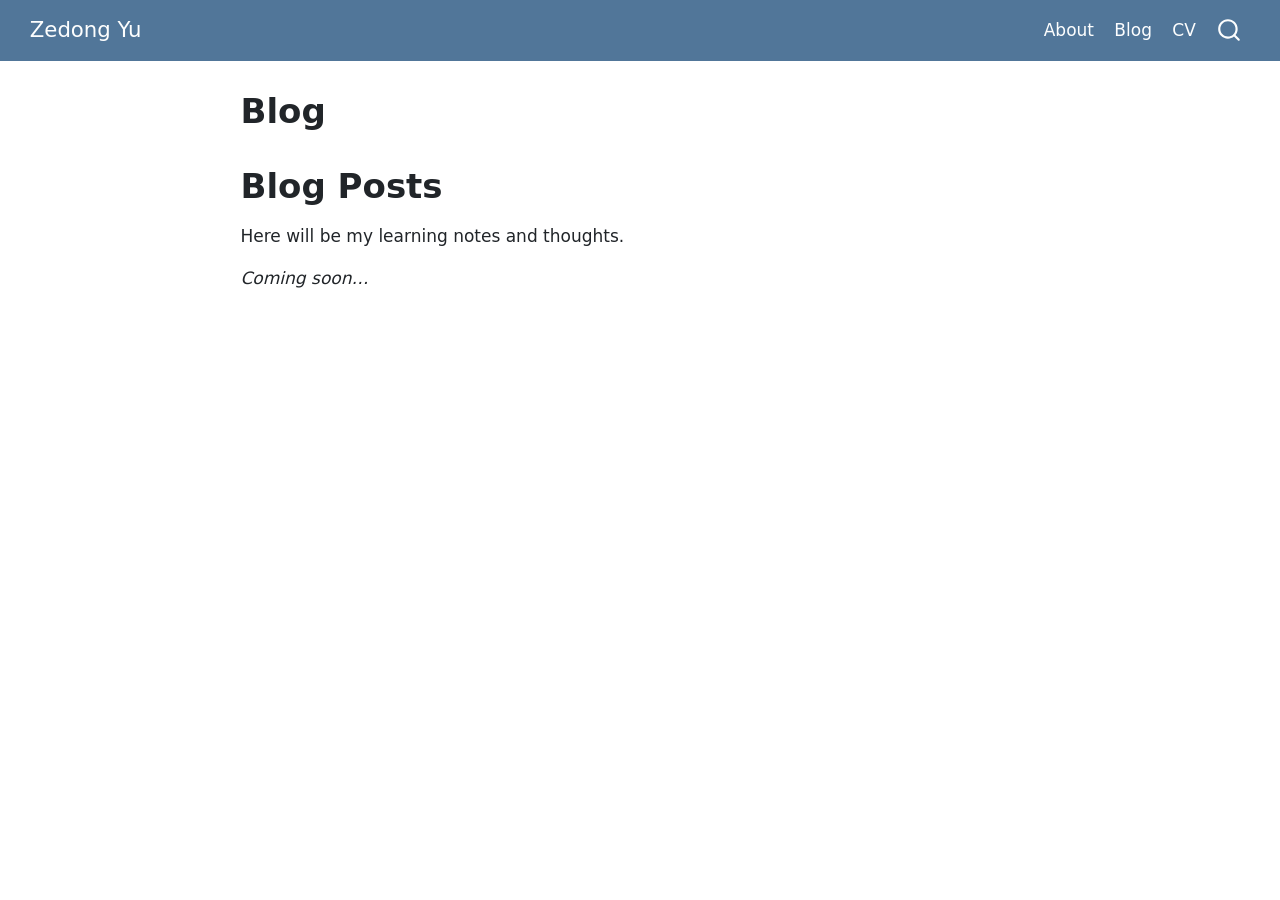
<file: docs/blog/index.html>
<!DOCTYPE html>
<html xmlns="http://www.w3.org/1999/xhtml" lang="en" xml:lang="en"><head>

<meta charset="utf-8">
<meta name="generator" content="quarto-1.6.37">

<meta name="viewport" content="width=device-width, initial-scale=1.0, user-scalable=yes">


<title>Blog – Zedong Yu</title>
<style>
code{white-space: pre-wrap;}
span.smallcaps{font-variant: small-caps;}
div.columns{display: flex; gap: min(4vw, 1.5em);}
div.column{flex: auto; overflow-x: auto;}
div.hanging-indent{margin-left: 1.5em; text-indent: -1.5em;}
ul.task-list{list-style: none;}
ul.task-list li input[type="checkbox"] {
  width: 0.8em;
  margin: 0 0.8em 0.2em -1em; /* quarto-specific, see https://github.com/quarto-dev/quarto-cli/issues/4556 */ 
  vertical-align: middle;
}
</style>


<script src="../site_libs/quarto-nav/quarto-nav.js"></script>
<script src="../site_libs/quarto-nav/headroom.min.js"></script>
<script src="../site_libs/clipboard/clipboard.min.js"></script>
<script src="../site_libs/quarto-search/autocomplete.umd.js"></script>
<script src="../site_libs/quarto-search/fuse.min.js"></script>
<script src="../site_libs/quarto-search/quarto-search.js"></script>
<meta name="quarto:offset" content="../">
<script src="../site_libs/quarto-html/quarto.js"></script>
<script src="../site_libs/quarto-html/popper.min.js"></script>
<script src="../site_libs/quarto-html/tippy.umd.min.js"></script>
<script src="../site_libs/quarto-html/anchor.min.js"></script>
<link href="../site_libs/quarto-html/tippy.css" rel="stylesheet">
<link href="../site_libs/quarto-html/quarto-syntax-highlighting-29e2c20b02301cfff04dc8050bf30c7e.css" rel="stylesheet" id="quarto-text-highlighting-styles">
<script src="../site_libs/bootstrap/bootstrap.min.js"></script>
<link href="../site_libs/bootstrap/bootstrap-icons.css" rel="stylesheet">
<link href="../site_libs/bootstrap/bootstrap-4fa060d3efca2f714a681a5a4797efb6.min.css" rel="stylesheet" append-hash="true" id="quarto-bootstrap" data-mode="light">
<script id="quarto-search-options" type="application/json">{
  "location": "navbar",
  "copy-button": false,
  "collapse-after": 3,
  "panel-placement": "end",
  "type": "overlay",
  "limit": 50,
  "keyboard-shortcut": [
    "f",
    "/",
    "s"
  ],
  "show-item-context": false,
  "language": {
    "search-no-results-text": "No results",
    "search-matching-documents-text": "matching documents",
    "search-copy-link-title": "Copy link to search",
    "search-hide-matches-text": "Hide additional matches",
    "search-more-match-text": "more match in this document",
    "search-more-matches-text": "more matches in this document",
    "search-clear-button-title": "Clear",
    "search-text-placeholder": "",
    "search-detached-cancel-button-title": "Cancel",
    "search-submit-button-title": "Submit",
    "search-label": "Search"
  }
}</script>


</head>

<body class="nav-fixed fullcontent">

<div id="quarto-search-results"></div>
  <header id="quarto-header" class="headroom fixed-top">
    <nav class="navbar navbar-expand-lg " data-bs-theme="dark">
      <div class="navbar-container container-fluid">
      <div class="navbar-brand-container mx-auto">
    <a class="navbar-brand" href="../index.html">
    <span class="navbar-title">Zedong Yu</span>
    </a>
  </div>
            <div id="quarto-search" class="" title="Search"></div>
          <button class="navbar-toggler" type="button" data-bs-toggle="collapse" data-bs-target="#navbarCollapse" aria-controls="navbarCollapse" role="menu" aria-expanded="false" aria-label="Toggle navigation" onclick="if (window.quartoToggleHeadroom) { window.quartoToggleHeadroom(); }">
  <span class="navbar-toggler-icon"></span>
</button>
          <div class="collapse navbar-collapse" id="navbarCollapse">
            <ul class="navbar-nav navbar-nav-scroll ms-auto">
  <li class="nav-item">
    <a class="nav-link" href="../about.html"> 
<span class="menu-text">About</span></a>
  </li>  
  <li class="nav-item">
    <a class="nav-link active" href="../blog/index.html" aria-current="page"> 
<span class="menu-text">Blog</span></a>
  </li>  
  <li class="nav-item">
    <a class="nav-link" href="../cv.html"> 
<span class="menu-text">CV</span></a>
  </li>  
</ul>
          </div> <!-- /navcollapse -->
            <div class="quarto-navbar-tools">
</div>
      </div> <!-- /container-fluid -->
    </nav>
</header>
<!-- content -->
<div id="quarto-content" class="quarto-container page-columns page-rows-contents page-layout-article page-navbar">
<!-- sidebar -->
<!-- margin-sidebar -->
    
<!-- main -->
<main class="content" id="quarto-document-content">

<header id="title-block-header" class="quarto-title-block default">
<div class="quarto-title">
<h1 class="title">Blog</h1>
</div>



<div class="quarto-title-meta">

    
  
    
  </div>
  


</header>


<section id="blog-posts" class="level1">
<h1>Blog Posts</h1>
<p>Here will be my learning notes and thoughts.</p>
<p><em>Coming soon…</em></p>


</section>

</main> <!-- /main -->
<script id="quarto-html-after-body" type="application/javascript">
window.document.addEventListener("DOMContentLoaded", function (event) {
  const toggleBodyColorMode = (bsSheetEl) => {
    const mode = bsSheetEl.getAttribute("data-mode");
    const bodyEl = window.document.querySelector("body");
    if (mode === "dark") {
      bodyEl.classList.add("quarto-dark");
      bodyEl.classList.remove("quarto-light");
    } else {
      bodyEl.classList.add("quarto-light");
      bodyEl.classList.remove("quarto-dark");
    }
  }
  const toggleBodyColorPrimary = () => {
    const bsSheetEl = window.document.querySelector("link#quarto-bootstrap");
    if (bsSheetEl) {
      toggleBodyColorMode(bsSheetEl);
    }
  }
  toggleBodyColorPrimary();  
  const icon = "";
  const anchorJS = new window.AnchorJS();
  anchorJS.options = {
    placement: 'right',
    icon: icon
  };
  anchorJS.add('.anchored');
  const isCodeAnnotation = (el) => {
    for (const clz of el.classList) {
      if (clz.startsWith('code-annotation-')) {                     
        return true;
      }
    }
    return false;
  }
  const onCopySuccess = function(e) {
    // button target
    const button = e.trigger;
    // don't keep focus
    button.blur();
    // flash "checked"
    button.classList.add('code-copy-button-checked');
    var currentTitle = button.getAttribute("title");
    button.setAttribute("title", "Copied!");
    let tooltip;
    if (window.bootstrap) {
      button.setAttribute("data-bs-toggle", "tooltip");
      button.setAttribute("data-bs-placement", "left");
      button.setAttribute("data-bs-title", "Copied!");
      tooltip = new bootstrap.Tooltip(button, 
        { trigger: "manual", 
          customClass: "code-copy-button-tooltip",
          offset: [0, -8]});
      tooltip.show();    
    }
    setTimeout(function() {
      if (tooltip) {
        tooltip.hide();
        button.removeAttribute("data-bs-title");
        button.removeAttribute("data-bs-toggle");
        button.removeAttribute("data-bs-placement");
      }
      button.setAttribute("title", currentTitle);
      button.classList.remove('code-copy-button-checked');
    }, 1000);
    // clear code selection
    e.clearSelection();
  }
  const getTextToCopy = function(trigger) {
      const codeEl = trigger.previousElementSibling.cloneNode(true);
      for (const childEl of codeEl.children) {
        if (isCodeAnnotation(childEl)) {
          childEl.remove();
        }
      }
      return codeEl.innerText;
  }
  const clipboard = new window.ClipboardJS('.code-copy-button:not([data-in-quarto-modal])', {
    text: getTextToCopy
  });
  clipboard.on('success', onCopySuccess);
  if (window.document.getElementById('quarto-embedded-source-code-modal')) {
    const clipboardModal = new window.ClipboardJS('.code-copy-button[data-in-quarto-modal]', {
      text: getTextToCopy,
      container: window.document.getElementById('quarto-embedded-source-code-modal')
    });
    clipboardModal.on('success', onCopySuccess);
  }
    var localhostRegex = new RegExp(/^(?:http|https):\/\/localhost\:?[0-9]*\//);
    var mailtoRegex = new RegExp(/^mailto:/);
      var filterRegex = new RegExp('/' + window.location.host + '/');
    var isInternal = (href) => {
        return filterRegex.test(href) || localhostRegex.test(href) || mailtoRegex.test(href);
    }
    // Inspect non-navigation links and adorn them if external
 	var links = window.document.querySelectorAll('a[href]:not(.nav-link):not(.navbar-brand):not(.toc-action):not(.sidebar-link):not(.sidebar-item-toggle):not(.pagination-link):not(.no-external):not([aria-hidden]):not(.dropdown-item):not(.quarto-navigation-tool):not(.about-link)');
    for (var i=0; i<links.length; i++) {
      const link = links[i];
      if (!isInternal(link.href)) {
        // undo the damage that might have been done by quarto-nav.js in the case of
        // links that we want to consider external
        if (link.dataset.originalHref !== undefined) {
          link.href = link.dataset.originalHref;
        }
      }
    }
  function tippyHover(el, contentFn, onTriggerFn, onUntriggerFn) {
    const config = {
      allowHTML: true,
      maxWidth: 500,
      delay: 100,
      arrow: false,
      appendTo: function(el) {
          return el.parentElement;
      },
      interactive: true,
      interactiveBorder: 10,
      theme: 'quarto',
      placement: 'bottom-start',
    };
    if (contentFn) {
      config.content = contentFn;
    }
    if (onTriggerFn) {
      config.onTrigger = onTriggerFn;
    }
    if (onUntriggerFn) {
      config.onUntrigger = onUntriggerFn;
    }
    window.tippy(el, config); 
  }
  const noterefs = window.document.querySelectorAll('a[role="doc-noteref"]');
  for (var i=0; i<noterefs.length; i++) {
    const ref = noterefs[i];
    tippyHover(ref, function() {
      // use id or data attribute instead here
      let href = ref.getAttribute('data-footnote-href') || ref.getAttribute('href');
      try { href = new URL(href).hash; } catch {}
      const id = href.replace(/^#\/?/, "");
      const note = window.document.getElementById(id);
      if (note) {
        return note.innerHTML;
      } else {
        return "";
      }
    });
  }
  const xrefs = window.document.querySelectorAll('a.quarto-xref');
  const processXRef = (id, note) => {
    // Strip column container classes
    const stripColumnClz = (el) => {
      el.classList.remove("page-full", "page-columns");
      if (el.children) {
        for (const child of el.children) {
          stripColumnClz(child);
        }
      }
    }
    stripColumnClz(note)
    if (id === null || id.startsWith('sec-')) {
      // Special case sections, only their first couple elements
      const container = document.createElement("div");
      if (note.children && note.children.length > 2) {
        container.appendChild(note.children[0].cloneNode(true));
        for (let i = 1; i < note.children.length; i++) {
          const child = note.children[i];
          if (child.tagName === "P" && child.innerText === "") {
            continue;
          } else {
            container.appendChild(child.cloneNode(true));
            break;
          }
        }
        if (window.Quarto?.typesetMath) {
          window.Quarto.typesetMath(container);
        }
        return container.innerHTML
      } else {
        if (window.Quarto?.typesetMath) {
          window.Quarto.typesetMath(note);
        }
        return note.innerHTML;
      }
    } else {
      // Remove any anchor links if they are present
      const anchorLink = note.querySelector('a.anchorjs-link');
      if (anchorLink) {
        anchorLink.remove();
      }
      if (window.Quarto?.typesetMath) {
        window.Quarto.typesetMath(note);
      }
      if (note.classList.contains("callout")) {
        return note.outerHTML;
      } else {
        return note.innerHTML;
      }
    }
  }
  for (var i=0; i<xrefs.length; i++) {
    const xref = xrefs[i];
    tippyHover(xref, undefined, function(instance) {
      instance.disable();
      let url = xref.getAttribute('href');
      let hash = undefined; 
      if (url.startsWith('#')) {
        hash = url;
      } else {
        try { hash = new URL(url).hash; } catch {}
      }
      if (hash) {
        const id = hash.replace(/^#\/?/, "");
        const note = window.document.getElementById(id);
        if (note !== null) {
          try {
            const html = processXRef(id, note.cloneNode(true));
            instance.setContent(html);
          } finally {
            instance.enable();
            instance.show();
          }
        } else {
          // See if we can fetch this
          fetch(url.split('#')[0])
          .then(res => res.text())
          .then(html => {
            const parser = new DOMParser();
            const htmlDoc = parser.parseFromString(html, "text/html");
            const note = htmlDoc.getElementById(id);
            if (note !== null) {
              const html = processXRef(id, note);
              instance.setContent(html);
            } 
          }).finally(() => {
            instance.enable();
            instance.show();
          });
        }
      } else {
        // See if we can fetch a full url (with no hash to target)
        // This is a special case and we should probably do some content thinning / targeting
        fetch(url)
        .then(res => res.text())
        .then(html => {
          const parser = new DOMParser();
          const htmlDoc = parser.parseFromString(html, "text/html");
          const note = htmlDoc.querySelector('main.content');
          if (note !== null) {
            // This should only happen for chapter cross references
            // (since there is no id in the URL)
            // remove the first header
            if (note.children.length > 0 && note.children[0].tagName === "HEADER") {
              note.children[0].remove();
            }
            const html = processXRef(null, note);
            instance.setContent(html);
          } 
        }).finally(() => {
          instance.enable();
          instance.show();
        });
      }
    }, function(instance) {
    });
  }
      let selectedAnnoteEl;
      const selectorForAnnotation = ( cell, annotation) => {
        let cellAttr = 'data-code-cell="' + cell + '"';
        let lineAttr = 'data-code-annotation="' +  annotation + '"';
        const selector = 'span[' + cellAttr + '][' + lineAttr + ']';
        return selector;
      }
      const selectCodeLines = (annoteEl) => {
        const doc = window.document;
        const targetCell = annoteEl.getAttribute("data-target-cell");
        const targetAnnotation = annoteEl.getAttribute("data-target-annotation");
        const annoteSpan = window.document.querySelector(selectorForAnnotation(targetCell, targetAnnotation));
        const lines = annoteSpan.getAttribute("data-code-lines").split(",");
        const lineIds = lines.map((line) => {
          return targetCell + "-" + line;
        })
        let top = null;
        let height = null;
        let parent = null;
        if (lineIds.length > 0) {
            //compute the position of the single el (top and bottom and make a div)
            const el = window.document.getElementById(lineIds[0]);
            top = el.offsetTop;
            height = el.offsetHeight;
            parent = el.parentElement.parentElement;
          if (lineIds.length > 1) {
            const lastEl = window.document.getElementById(lineIds[lineIds.length - 1]);
            const bottom = lastEl.offsetTop + lastEl.offsetHeight;
            height = bottom - top;
          }
          if (top !== null && height !== null && parent !== null) {
            // cook up a div (if necessary) and position it 
            let div = window.document.getElementById("code-annotation-line-highlight");
            if (div === null) {
              div = window.document.createElement("div");
              div.setAttribute("id", "code-annotation-line-highlight");
              div.style.position = 'absolute';
              parent.appendChild(div);
            }
            div.style.top = top - 2 + "px";
            div.style.height = height + 4 + "px";
            div.style.left = 0;
            let gutterDiv = window.document.getElementById("code-annotation-line-highlight-gutter");
            if (gutterDiv === null) {
              gutterDiv = window.document.createElement("div");
              gutterDiv.setAttribute("id", "code-annotation-line-highlight-gutter");
              gutterDiv.style.position = 'absolute';
              const codeCell = window.document.getElementById(targetCell);
              const gutter = codeCell.querySelector('.code-annotation-gutter');
              gutter.appendChild(gutterDiv);
            }
            gutterDiv.style.top = top - 2 + "px";
            gutterDiv.style.height = height + 4 + "px";
          }
          selectedAnnoteEl = annoteEl;
        }
      };
      const unselectCodeLines = () => {
        const elementsIds = ["code-annotation-line-highlight", "code-annotation-line-highlight-gutter"];
        elementsIds.forEach((elId) => {
          const div = window.document.getElementById(elId);
          if (div) {
            div.remove();
          }
        });
        selectedAnnoteEl = undefined;
      };
        // Handle positioning of the toggle
    window.addEventListener(
      "resize",
      throttle(() => {
        elRect = undefined;
        if (selectedAnnoteEl) {
          selectCodeLines(selectedAnnoteEl);
        }
      }, 10)
    );
    function throttle(fn, ms) {
    let throttle = false;
    let timer;
      return (...args) => {
        if(!throttle) { // first call gets through
            fn.apply(this, args);
            throttle = true;
        } else { // all the others get throttled
            if(timer) clearTimeout(timer); // cancel #2
            timer = setTimeout(() => {
              fn.apply(this, args);
              timer = throttle = false;
            }, ms);
        }
      };
    }
      // Attach click handler to the DT
      const annoteDls = window.document.querySelectorAll('dt[data-target-cell]');
      for (const annoteDlNode of annoteDls) {
        annoteDlNode.addEventListener('click', (event) => {
          const clickedEl = event.target;
          if (clickedEl !== selectedAnnoteEl) {
            unselectCodeLines();
            const activeEl = window.document.querySelector('dt[data-target-cell].code-annotation-active');
            if (activeEl) {
              activeEl.classList.remove('code-annotation-active');
            }
            selectCodeLines(clickedEl);
            clickedEl.classList.add('code-annotation-active');
          } else {
            // Unselect the line
            unselectCodeLines();
            clickedEl.classList.remove('code-annotation-active');
          }
        });
      }
  const findCites = (el) => {
    const parentEl = el.parentElement;
    if (parentEl) {
      const cites = parentEl.dataset.cites;
      if (cites) {
        return {
          el,
          cites: cites.split(' ')
        };
      } else {
        return findCites(el.parentElement)
      }
    } else {
      return undefined;
    }
  };
  var bibliorefs = window.document.querySelectorAll('a[role="doc-biblioref"]');
  for (var i=0; i<bibliorefs.length; i++) {
    const ref = bibliorefs[i];
    const citeInfo = findCites(ref);
    if (citeInfo) {
      tippyHover(citeInfo.el, function() {
        var popup = window.document.createElement('div');
        citeInfo.cites.forEach(function(cite) {
          var citeDiv = window.document.createElement('div');
          citeDiv.classList.add('hanging-indent');
          citeDiv.classList.add('csl-entry');
          var biblioDiv = window.document.getElementById('ref-' + cite);
          if (biblioDiv) {
            citeDiv.innerHTML = biblioDiv.innerHTML;
          }
          popup.appendChild(citeDiv);
        });
        return popup.innerHTML;
      });
    }
  }
});
</script>
</div> <!-- /content -->




</body></html>
</file>
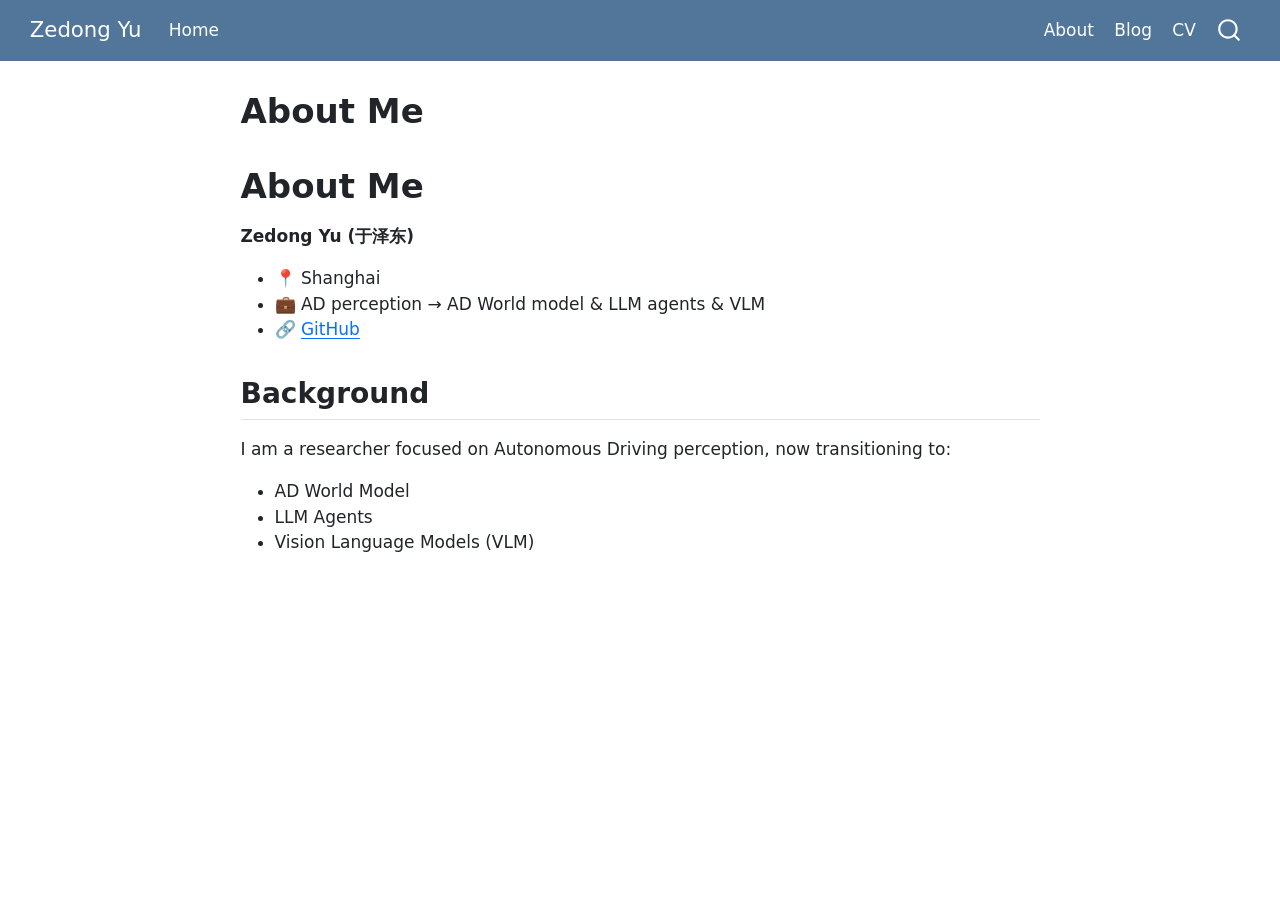
<file: about.html>
<!DOCTYPE html>
<html xmlns="http://www.w3.org/1999/xhtml" lang="en" xml:lang="en"><head>

<meta charset="utf-8">
<meta name="generator" content="quarto-1.10.18">

<meta name="viewport" content="width=device-width, initial-scale=1.0, user-scalable=yes">


<title>About Me – Zedong Yu</title>
<style>
/* Default styles provided by pandoc.
** See https://pandoc.org/MANUAL.html#variables-for-html for config info.
*/
span.smallcaps{font-variant: small-caps;}
div.columns{display: flex; gap: 1.5em;}
div.column{flex: auto;}
@media screen {
div.columns{gap: min(4vw, 1.5em);}
div.column{overflow-x: auto;}
}
div.hanging-indent{margin-left: 1.5em; text-indent: -1.5em;}
ul.task-list{list-style: none;}
ul.task-list li input[type="checkbox"] {
  width: 0.8em;
  margin: 0 0.8em 0.2em -1em; /* quarto-specific, see https://github.com/quarto-dev/quarto-cli/issues/4556 */ 
  vertical-align: middle;
}
</style>


<script src="site_libs/quarto-nav/quarto-nav.js"></script>
<script src="site_libs/quarto-nav/headroom.min.js"></script>
<script src="site_libs/clipboard/clipboard.min.js"></script>
<script src="site_libs/quarto-search/autocomplete.umd.js"></script>
<script src="site_libs/quarto-search/fuse.min.js"></script>
<script src="site_libs/quarto-search/quarto-search.js"></script>
<meta name="quarto:offset" content="./">
<script src="site_libs/quarto-html/quarto.js" type="module"></script>
<script src="site_libs/quarto-html/tabsets/tabsets.js" type="module"></script>
<script src="site_libs/quarto-html/popper.min.js"></script>
<script src="site_libs/quarto-html/tippy.umd.min.js"></script>
<script src="site_libs/quarto-html/anchor.min.js"></script>
<link href="site_libs/quarto-html/tippy.css" rel="stylesheet">
<link href="site_libs/quarto-html/quarto-syntax-highlighting-64a204ab8560d761af7679ceaba22944.css" rel="stylesheet" id="quarto-text-highlighting-styles">
<script src="site_libs/bootstrap/bootstrap.min.js"></script>
<link href="site_libs/bootstrap/bootstrap-icons.css" rel="stylesheet">
<link href="site_libs/bootstrap/bootstrap-5c523d0c34c0ff0a560572695705ff8b.min.css" rel="stylesheet" append-hash="true" id="quarto-bootstrap" data-mode="light">
<script id="quarto-search-options" type="application/json">{
  "location": "navbar",
  "copy-button": false,
  "collapse-after": 3,
  "panel-placement": "end",
  "type": "overlay",
  "limit": 50,
  "keyboard-shortcut": [
    "f",
    "/",
    "s"
  ],
  "show-item-context": false,
  "language": {
    "search-no-results-text": "No results",
    "search-matching-documents-text": "matching documents",
    "search-copy-link-title": "Copy link to search",
    "search-hide-matches-text": "Hide additional matches",
    "search-more-match-text": "more match in this document",
    "search-more-matches-text": "more matches in this document",
    "search-clear-button-title": "Clear",
    "search-text-placeholder": "",
    "search-detached-cancel-button-title": "Cancel",
    "search-submit-button-title": "Submit",
    "search-label": "Search"
  }
}</script>


</head>

<body class="nav-fixed fullcontent quarto-light">

<div id="quarto-search-results"></div>
  <header id="quarto-header" class="headroom fixed-top">
    <nav class="navbar navbar-expand-lg " data-bs-theme="dark">
      <div class="navbar-container container-fluid">
      <div class="navbar-brand-container mx-auto">
    <a class="navbar-brand" href="./index.html">
    <span class="navbar-title">Zedong Yu</span>
    </a>
  </div>
            <div id="quarto-search" class="" title="Search"></div>
          <button class="navbar-toggler" type="button" data-bs-toggle="collapse" data-bs-target="#navbarCollapse" aria-controls="navbarCollapse" role="menu" aria-expanded="false" aria-label="Toggle navigation" onclick="if (window.quartoToggleHeadroom) { window.quartoToggleHeadroom(); }">
  <span class="navbar-toggler-icon"></span>
</button>
          <div class="collapse navbar-collapse" id="navbarCollapse">
            <ul class="navbar-nav navbar-nav-scroll me-auto">
  <li class="nav-item">
    <a class="nav-link" href="./index.html"> 
<span class="menu-text">Home</span></a>
  </li>  
</ul>
            <ul class="navbar-nav navbar-nav-scroll ms-auto">
  <li class="nav-item">
    <a class="nav-link active" href="./about.html" aria-current="page"> 
<span class="menu-text">About</span></a>
  </li>  
  <li class="nav-item">
    <a class="nav-link" href="./blog/index.html"> 
<span class="menu-text">Blog</span></a>
  </li>  
  <li class="nav-item">
    <a class="nav-link" href="./cv.html"> 
<span class="menu-text">CV</span></a>
  </li>  
</ul>
          </div> <!-- /navcollapse -->
            <div class="quarto-navbar-tools">
</div>
      </div> <!-- /container-fluid -->
    </nav>
</header>
<!-- content -->
<div id="quarto-content" class="quarto-container page-columns page-rows-contents page-layout-article page-navbar">
<!-- sidebar -->
<!-- margin-sidebar -->
    
<!-- main -->
<main class="content" id="quarto-document-content">

<header id="title-block-header" class="quarto-title-block default">
<div class="quarto-title">
<h1 class="title">About Me</h1>
</div>



<div class="quarto-title-meta">

    
  
    
  </div>
  


</header>


<section id="about-me" class="level1">
<h1>About Me</h1>
<p><strong>Zedong Yu (于泽东)</strong></p>
<ul>
<li>📍 Shanghai</li>
<li>💼 AD perception → AD World model &amp; LLM agents &amp; VLM</li>
<li>🔗 <a href="https://github.com/nacayu">GitHub</a></li>
</ul>
<section id="background" class="level2">
<h2 class="anchored" data-anchor-id="background">Background</h2>
<p>I am a researcher focused on Autonomous Driving perception, now transitioning to:</p>
<ul>
<li>AD World Model</li>
<li>LLM Agents</li>
<li>Vision Language Models (VLM)</li>
</ul>


</section>
</section>

</main> <!-- /main -->
<script id="quarto-html-after-body" type="application/javascript">
  window.document.addEventListener("DOMContentLoaded", function (event) {
    const icon = "";
    const anchorJS = new window.AnchorJS();
    anchorJS.options = {
      placement: 'right',
      icon: icon
    };
    anchorJS.add('.anchored');
    const isCodeAnnotation = (el) => {
      for (const clz of el.classList) {
        if (clz.startsWith('code-annotation-')) {                     
          return true;
        }
      }
      return false;
    }
    const onCopySuccess = function(e) {
      // button target
      const button = e.trigger;
      // don't keep focus
      button.blur();
      // flash "checked"
      button.classList.add('code-copy-button-checked');
      var currentTitle = button.getAttribute("title");
      button.setAttribute("title", "Copied!");
      let tooltip;
      if (window.bootstrap) {
        button.setAttribute("data-bs-toggle", "tooltip");
        button.setAttribute("data-bs-placement", "left");
        button.setAttribute("data-bs-title", "Copied!");
        tooltip = new bootstrap.Tooltip(button, 
          { trigger: "manual", 
            customClass: "code-copy-button-tooltip",
            offset: [0, -8]});
        tooltip.show();    
      }
      setTimeout(function() {
        if (tooltip) {
          tooltip.hide();
          button.removeAttribute("data-bs-title");
          button.removeAttribute("data-bs-toggle");
          button.removeAttribute("data-bs-placement");
        }
        button.setAttribute("title", currentTitle);
        button.classList.remove('code-copy-button-checked');
      }, 1000);
      // clear code selection
      e.clearSelection();
    }
    const getTextToCopy = function(trigger) {
      const outerScaffold = trigger.parentElement.cloneNode(true);
      const codeEl = outerScaffold.querySelector('code');
      for (const childEl of codeEl.children) {
        if (isCodeAnnotation(childEl)) {
          childEl.remove();
        }
      }
      return codeEl.innerText;
    }
    const clipboard = new window.ClipboardJS('.code-copy-button:not([data-in-quarto-modal])', {
      text: getTextToCopy
    });
    clipboard.on('success', onCopySuccess);
    if (window.document.getElementById('quarto-embedded-source-code-modal')) {
      const clipboardModal = new window.ClipboardJS('.code-copy-button[data-in-quarto-modal]', {
        text: getTextToCopy,
        container: window.document.getElementById('quarto-embedded-source-code-modal')
      });
      clipboardModal.on('success', onCopySuccess);
    }
      var localhostRegex = new RegExp(/^(?:http|https):\/\/localhost\:?[0-9]*\//);
      var mailtoRegex = new RegExp(/^mailto:/);
        var filterRegex = new RegExp("https:\/\/nacayu\.github\.io");
      var isInternal = (href) => {
          return filterRegex.test(href) || localhostRegex.test(href) || mailtoRegex.test(href);
      }
      // Inspect non-navigation links and adorn them if external
     var links = window.document.querySelectorAll('a[href]:not(.nav-link):not(.navbar-brand):not(.toc-action):not(.sidebar-link):not(.sidebar-item-toggle):not(.pagination-link):not(.no-external):not([aria-hidden]):not(.dropdown-item):not(.quarto-navigation-tool):not(.about-link)');
      for (var i=0; i<links.length; i++) {
        const link = links[i];
        if (!isInternal(link.href)) {
          // undo the damage that might have been done by quarto-nav.js in the case of
          // links that we want to consider external
          if (link.dataset.originalHref !== undefined) {
            link.href = link.dataset.originalHref;
          }
        }
      }
    function tippyHover(el, contentFn, onTriggerFn, onUntriggerFn) {
      const config = {
        allowHTML: true,
        maxWidth: 500,
        delay: 100,
        arrow: false,
        appendTo: function(el) {
            return el.parentElement;
        },
        interactive: true,
        interactiveBorder: 10,
        theme: 'quarto',
        placement: 'bottom-start',
      };
      if (contentFn) {
        config.content = contentFn;
      }
      if (onTriggerFn) {
        config.onTrigger = onTriggerFn;
      }
      if (onUntriggerFn) {
        config.onUntrigger = onUntriggerFn;
      }
      window.tippy(el, config); 
    }
    const noterefs = window.document.querySelectorAll('a[role="doc-noteref"]');
    for (var i=0; i<noterefs.length; i++) {
      const ref = noterefs[i];
      tippyHover(ref, function() {
        // use id or data attribute instead here
        let href = ref.getAttribute('data-footnote-href') || ref.getAttribute('href');
        try { href = new URL(href).hash; } catch {}
        const id = href.replace(/^#\/?/, "");
        const note = window.document.getElementById(id);
        if (note) {
          return note.innerHTML;
        } else {
          return "";
        }
      });
    }
    const xrefs = window.document.querySelectorAll('a.quarto-xref');
    const processXRef = (id, note) => {
      // Strip column container classes
      const stripColumnClz = (el) => {
        el.classList.remove("page-full", "page-columns");
        if (el.children) {
          for (const child of el.children) {
            stripColumnClz(child);
          }
        }
      }
      stripColumnClz(note)
      if (id === null || id.startsWith('sec-')) {
        // Special case sections, only their first couple elements
        const container = document.createElement("div");
        if (note.children && note.children.length > 2) {
          container.appendChild(note.children[0].cloneNode(true));
          for (let i = 1; i < note.children.length; i++) {
            const child = note.children[i];
            if (child.tagName === "P" && child.innerText === "") {
              continue;
            } else {
              container.appendChild(child.cloneNode(true));
              break;
            }
          }
          if (window.Quarto?.typesetMath) {
            window.Quarto.typesetMath(container);
          }
          return container.innerHTML
        } else {
          if (window.Quarto?.typesetMath) {
            window.Quarto.typesetMath(note);
          }
          return note.innerHTML;
        }
      } else {
        // Remove any anchor links if they are present
        const anchorLink = note.querySelector('a.anchorjs-link');
        if (anchorLink) {
          anchorLink.remove();
        }
        if (window.Quarto?.typesetMath) {
          window.Quarto.typesetMath(note);
        }
        if (note.classList.contains("callout")) {
          return note.outerHTML;
        } else {
          return note.innerHTML;
        }
      }
    }
    for (var i=0; i<xrefs.length; i++) {
      const xref = xrefs[i];
      tippyHover(xref, undefined, function(instance) {
        instance.disable();
        let url = xref.getAttribute('href');
        let hash = undefined; 
        if (url.startsWith('#')) {
          hash = url;
        } else {
          try { hash = new URL(url).hash; } catch {}
        }
        if (hash) {
          const id = hash.replace(/^#\/?/, "");
          const note = window.document.getElementById(id);
          if (note !== null) {
            try {
              const html = processXRef(id, note.cloneNode(true));
              instance.setContent(html);
            } finally {
              instance.enable();
              instance.show();
            }
          } else {
            // See if we can fetch this
            fetch(url.split('#')[0])
            .then(res => res.text())
            .then(html => {
              const parser = new DOMParser();
              const htmlDoc = parser.parseFromString(html, "text/html");
              const note = htmlDoc.getElementById(id);
              if (note !== null) {
                const html = processXRef(id, note);
                instance.setContent(html);
              } 
            }).finally(() => {
              instance.enable();
              instance.show();
            });
          }
        } else {
          // See if we can fetch a full url (with no hash to target)
          // This is a special case and we should probably do some content thinning / targeting
          fetch(url)
          .then(res => res.text())
          .then(html => {
            const parser = new DOMParser();
            const htmlDoc = parser.parseFromString(html, "text/html");
            const note = htmlDoc.querySelector('main.content');
            if (note !== null) {
              // This should only happen for chapter cross references
              // (since there is no id in the URL)
              // remove the first header
              if (note.children.length > 0 && note.children[0].tagName === "HEADER") {
                note.children[0].remove();
              }
              const html = processXRef(null, note);
              instance.setContent(html);
            } 
          }).finally(() => {
            instance.enable();
            instance.show();
          });
        }
      }, function(instance) {
      });
    }
        let selectedAnnoteEl;
        const selectorForAnnotation = ( cell, annotation) => {
          let cellAttr = 'data-code-cell="' + cell + '"';
          let lineAttr = 'data-code-annotation="' +  annotation + '"';
          const selector = 'span[' + cellAttr + '][' + lineAttr + ']';
          return selector;
        }
        const selectCodeLines = (annoteEl) => {
          const doc = window.document;
          const targetCell = annoteEl.getAttribute("data-target-cell");
          const targetAnnotation = annoteEl.getAttribute("data-target-annotation");
          const annoteSpan = window.document.querySelector(selectorForAnnotation(targetCell, targetAnnotation));
          const lines = annoteSpan.getAttribute("data-code-lines").split(",");
          const lineIds = lines.map((line) => {
            return targetCell + "-" + line;
          })
          let top = null;
          let height = null;
          let parent = null;
          if (lineIds.length > 0) {
              //compute the position of the single el (top and bottom and make a div)
              const el = window.document.getElementById(lineIds[0]);
              top = el.offsetTop;
              height = el.offsetHeight;
              parent = el.parentElement.parentElement;
            if (lineIds.length > 1) {
              const lastEl = window.document.getElementById(lineIds[lineIds.length - 1]);
              const bottom = lastEl.offsetTop + lastEl.offsetHeight;
              height = bottom - top;
            }
            if (top !== null && height !== null && parent !== null) {
              // cook up a div (if necessary) and position it 
              let div = window.document.getElementById("code-annotation-line-highlight");
              if (div === null) {
                div = window.document.createElement("div");
                div.setAttribute("id", "code-annotation-line-highlight");
                div.style.position = 'absolute';
                parent.appendChild(div);
              }
              div.style.top = top - 2 + "px";
              div.style.height = height + 4 + "px";
              div.style.left = 0;
              let gutterDiv = window.document.getElementById("code-annotation-line-highlight-gutter");
              if (gutterDiv === null) {
                gutterDiv = window.document.createElement("div");
                gutterDiv.setAttribute("id", "code-annotation-line-highlight-gutter");
                gutterDiv.style.position = 'absolute';
                const codeCell = window.document.getElementById(targetCell);
                const gutter = codeCell.querySelector('.code-annotation-gutter');
                gutter.appendChild(gutterDiv);
              }
              gutterDiv.style.top = top - 2 + "px";
              gutterDiv.style.height = height + 4 + "px";
            }
            selectedAnnoteEl = annoteEl;
          }
        };
        const unselectCodeLines = () => {
          const elementsIds = ["code-annotation-line-highlight", "code-annotation-line-highlight-gutter"];
          elementsIds.forEach((elId) => {
            const div = window.document.getElementById(elId);
            if (div) {
              div.remove();
            }
          });
          selectedAnnoteEl = undefined;
        };
          // Handle positioning of the toggle
      window.addEventListener(
        "resize",
        throttle(() => {
          elRect = undefined;
          if (selectedAnnoteEl) {
            selectCodeLines(selectedAnnoteEl);
          }
        }, 10)
      );
      function throttle(fn, ms) {
      let throttle = false;
      let timer;
        return (...args) => {
          if(!throttle) { // first call gets through
              fn.apply(this, args);
              throttle = true;
          } else { // all the others get throttled
              if(timer) clearTimeout(timer); // cancel #2
              timer = setTimeout(() => {
                fn.apply(this, args);
                timer = throttle = false;
              }, ms);
          }
        };
      }
        // Attach click handler to the DT
        const annoteDls = window.document.querySelectorAll('dt[data-target-cell]');
        for (const annoteDlNode of annoteDls) {
          annoteDlNode.addEventListener('click', (event) => {
            const clickedEl = event.target;
            if (clickedEl !== selectedAnnoteEl) {
              unselectCodeLines();
              const activeEl = window.document.querySelector('dt[data-target-cell].code-annotation-active');
              if (activeEl) {
                activeEl.classList.remove('code-annotation-active');
              }
              selectCodeLines(clickedEl);
              clickedEl.classList.add('code-annotation-active');
            } else {
              // Unselect the line
              unselectCodeLines();
              clickedEl.classList.remove('code-annotation-active');
            }
          });
        }
    const findCites = (el) => {
      const parentEl = el.parentElement;
      if (parentEl) {
        const cites = parentEl.dataset.cites;
        if (cites) {
          return {
            el,
            cites: cites.split(' ')
          };
        } else {
          return findCites(el.parentElement)
        }
      } else {
        return undefined;
      }
    };
    var bibliorefs = window.document.querySelectorAll('a[role="doc-biblioref"]');
    for (var i=0; i<bibliorefs.length; i++) {
      const ref = bibliorefs[i];
      const citeInfo = findCites(ref);
      if (citeInfo) {
        tippyHover(citeInfo.el, function() {
          var popup = window.document.createElement('div');
          citeInfo.cites.forEach(function(cite) {
            var citeDiv = window.document.createElement('div');
            citeDiv.classList.add('hanging-indent');
            citeDiv.classList.add('csl-entry');
            var biblioDiv = window.document.getElementById('ref-' + cite);
            if (biblioDiv) {
              citeDiv.innerHTML = biblioDiv.innerHTML;
            }
            popup.appendChild(citeDiv);
          });
          return popup.innerHTML;
        });
      }
    }
  });
  </script>
</div> <!-- /content -->




</body></html>
</file>
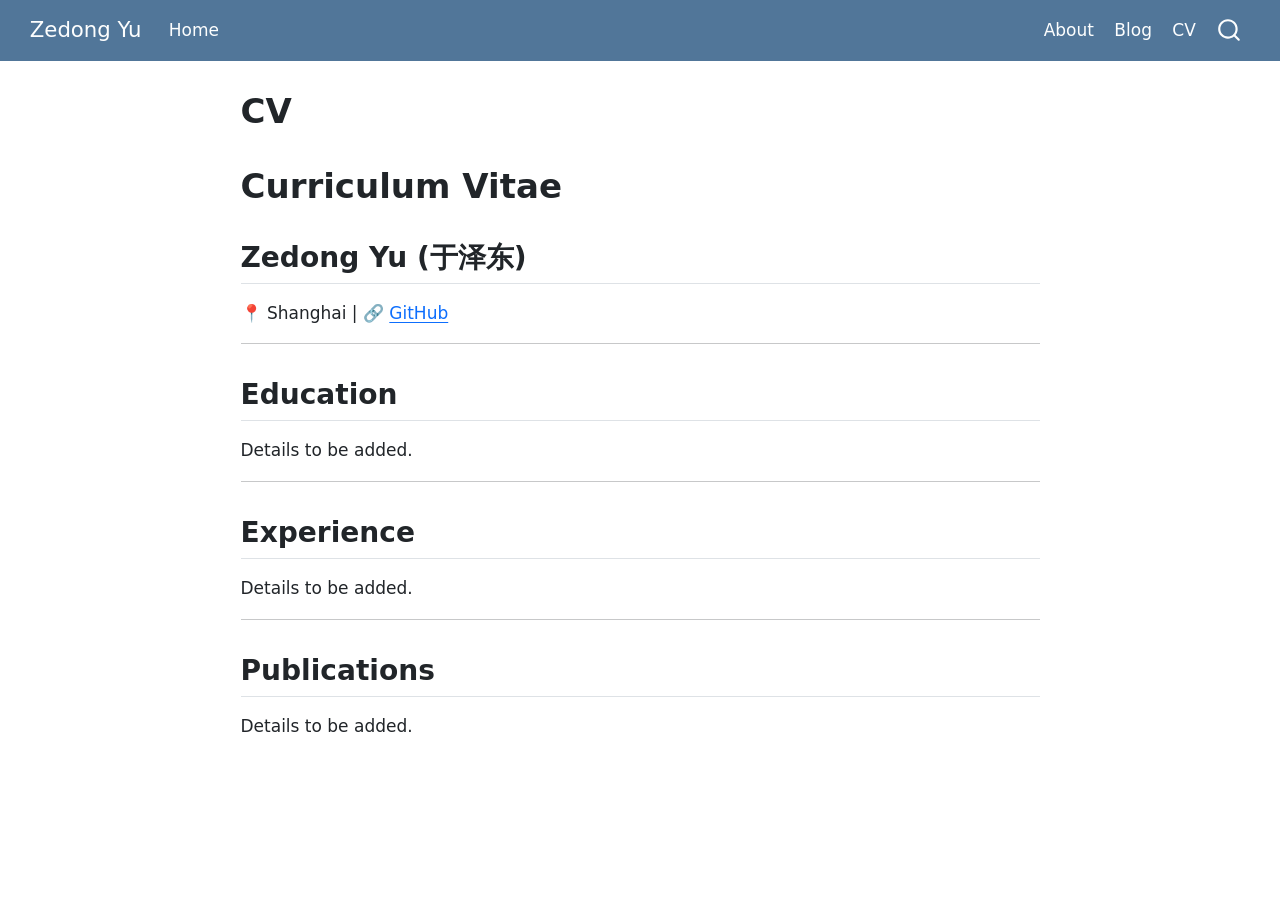
<file: cv.html>
<!DOCTYPE html>
<html xmlns="http://www.w3.org/1999/xhtml" lang="en" xml:lang="en"><head>

<meta charset="utf-8">
<meta name="generator" content="quarto-1.10.18">

<meta name="viewport" content="width=device-width, initial-scale=1.0, user-scalable=yes">


<title>CV – Zedong Yu</title>
<style>
/* Default styles provided by pandoc.
** See https://pandoc.org/MANUAL.html#variables-for-html for config info.
*/
span.smallcaps{font-variant: small-caps;}
div.columns{display: flex; gap: 1.5em;}
div.column{flex: auto;}
@media screen {
div.columns{gap: min(4vw, 1.5em);}
div.column{overflow-x: auto;}
}
div.hanging-indent{margin-left: 1.5em; text-indent: -1.5em;}
ul.task-list{list-style: none;}
ul.task-list li input[type="checkbox"] {
  width: 0.8em;
  margin: 0 0.8em 0.2em -1em; /* quarto-specific, see https://github.com/quarto-dev/quarto-cli/issues/4556 */ 
  vertical-align: middle;
}
</style>


<script src="site_libs/quarto-nav/quarto-nav.js"></script>
<script src="site_libs/quarto-nav/headroom.min.js"></script>
<script src="site_libs/clipboard/clipboard.min.js"></script>
<script src="site_libs/quarto-search/autocomplete.umd.js"></script>
<script src="site_libs/quarto-search/fuse.min.js"></script>
<script src="site_libs/quarto-search/quarto-search.js"></script>
<meta name="quarto:offset" content="./">
<script src="site_libs/quarto-html/quarto.js" type="module"></script>
<script src="site_libs/quarto-html/tabsets/tabsets.js" type="module"></script>
<script src="site_libs/quarto-html/popper.min.js"></script>
<script src="site_libs/quarto-html/tippy.umd.min.js"></script>
<script src="site_libs/quarto-html/anchor.min.js"></script>
<link href="site_libs/quarto-html/tippy.css" rel="stylesheet">
<link href="site_libs/quarto-html/quarto-syntax-highlighting-64a204ab8560d761af7679ceaba22944.css" rel="stylesheet" id="quarto-text-highlighting-styles">
<script src="site_libs/bootstrap/bootstrap.min.js"></script>
<link href="site_libs/bootstrap/bootstrap-icons.css" rel="stylesheet">
<link href="site_libs/bootstrap/bootstrap-5c523d0c34c0ff0a560572695705ff8b.min.css" rel="stylesheet" append-hash="true" id="quarto-bootstrap" data-mode="light">
<script id="quarto-search-options" type="application/json">{
  "location": "navbar",
  "copy-button": false,
  "collapse-after": 3,
  "panel-placement": "end",
  "type": "overlay",
  "limit": 50,
  "keyboard-shortcut": [
    "f",
    "/",
    "s"
  ],
  "show-item-context": false,
  "language": {
    "search-no-results-text": "No results",
    "search-matching-documents-text": "matching documents",
    "search-copy-link-title": "Copy link to search",
    "search-hide-matches-text": "Hide additional matches",
    "search-more-match-text": "more match in this document",
    "search-more-matches-text": "more matches in this document",
    "search-clear-button-title": "Clear",
    "search-text-placeholder": "",
    "search-detached-cancel-button-title": "Cancel",
    "search-submit-button-title": "Submit",
    "search-label": "Search"
  }
}</script>


</head>

<body class="nav-fixed fullcontent quarto-light">

<div id="quarto-search-results"></div>
  <header id="quarto-header" class="headroom fixed-top">
    <nav class="navbar navbar-expand-lg " data-bs-theme="dark">
      <div class="navbar-container container-fluid">
      <div class="navbar-brand-container mx-auto">
    <a class="navbar-brand" href="./index.html">
    <span class="navbar-title">Zedong Yu</span>
    </a>
  </div>
            <div id="quarto-search" class="" title="Search"></div>
          <button class="navbar-toggler" type="button" data-bs-toggle="collapse" data-bs-target="#navbarCollapse" aria-controls="navbarCollapse" role="menu" aria-expanded="false" aria-label="Toggle navigation" onclick="if (window.quartoToggleHeadroom) { window.quartoToggleHeadroom(); }">
  <span class="navbar-toggler-icon"></span>
</button>
          <div class="collapse navbar-collapse" id="navbarCollapse">
            <ul class="navbar-nav navbar-nav-scroll me-auto">
  <li class="nav-item">
    <a class="nav-link" href="./index.html"> 
<span class="menu-text">Home</span></a>
  </li>  
</ul>
            <ul class="navbar-nav navbar-nav-scroll ms-auto">
  <li class="nav-item">
    <a class="nav-link" href="./about.html"> 
<span class="menu-text">About</span></a>
  </li>  
  <li class="nav-item">
    <a class="nav-link" href="./blog/index.html"> 
<span class="menu-text">Blog</span></a>
  </li>  
  <li class="nav-item">
    <a class="nav-link active" href="./cv.html" aria-current="page"> 
<span class="menu-text">CV</span></a>
  </li>  
</ul>
          </div> <!-- /navcollapse -->
            <div class="quarto-navbar-tools">
</div>
      </div> <!-- /container-fluid -->
    </nav>
</header>
<!-- content -->
<div id="quarto-content" class="quarto-container page-columns page-rows-contents page-layout-article page-navbar">
<!-- sidebar -->
<!-- margin-sidebar -->
    
<!-- main -->
<main class="content" id="quarto-document-content">

<header id="title-block-header" class="quarto-title-block default">
<div class="quarto-title">
<h1 class="title">CV</h1>
</div>



<div class="quarto-title-meta">

    
  
    
  </div>
  


</header>


<section id="curriculum-vitae" class="level1">
<h1>Curriculum Vitae</h1>
<section id="zedong-yu-于泽东" class="level2">
<h2 class="anchored" data-anchor-id="zedong-yu-于泽东">Zedong Yu (于泽东)</h2>
<p>📍 Shanghai | 🔗 <a href="https://github.com/nacayu">GitHub</a></p>
<hr>
</section>
<section id="education" class="level2">
<h2 class="anchored" data-anchor-id="education">Education</h2>
<p>Details to be added.</p>
<hr>
</section>
<section id="experience" class="level2">
<h2 class="anchored" data-anchor-id="experience">Experience</h2>
<p>Details to be added.</p>
<hr>
</section>
<section id="publications" class="level2">
<h2 class="anchored" data-anchor-id="publications">Publications</h2>
<p>Details to be added.</p>


</section>
</section>

</main> <!-- /main -->
<script id="quarto-html-after-body" type="application/javascript">
  window.document.addEventListener("DOMContentLoaded", function (event) {
    const icon = "";
    const anchorJS = new window.AnchorJS();
    anchorJS.options = {
      placement: 'right',
      icon: icon
    };
    anchorJS.add('.anchored');
    const isCodeAnnotation = (el) => {
      for (const clz of el.classList) {
        if (clz.startsWith('code-annotation-')) {                     
          return true;
        }
      }
      return false;
    }
    const onCopySuccess = function(e) {
      // button target
      const button = e.trigger;
      // don't keep focus
      button.blur();
      // flash "checked"
      button.classList.add('code-copy-button-checked');
      var currentTitle = button.getAttribute("title");
      button.setAttribute("title", "Copied!");
      let tooltip;
      if (window.bootstrap) {
        button.setAttribute("data-bs-toggle", "tooltip");
        button.setAttribute("data-bs-placement", "left");
        button.setAttribute("data-bs-title", "Copied!");
        tooltip = new bootstrap.Tooltip(button, 
          { trigger: "manual", 
            customClass: "code-copy-button-tooltip",
            offset: [0, -8]});
        tooltip.show();    
      }
      setTimeout(function() {
        if (tooltip) {
          tooltip.hide();
          button.removeAttribute("data-bs-title");
          button.removeAttribute("data-bs-toggle");
          button.removeAttribute("data-bs-placement");
        }
        button.setAttribute("title", currentTitle);
        button.classList.remove('code-copy-button-checked');
      }, 1000);
      // clear code selection
      e.clearSelection();
    }
    const getTextToCopy = function(trigger) {
      const outerScaffold = trigger.parentElement.cloneNode(true);
      const codeEl = outerScaffold.querySelector('code');
      for (const childEl of codeEl.children) {
        if (isCodeAnnotation(childEl)) {
          childEl.remove();
        }
      }
      return codeEl.innerText;
    }
    const clipboard = new window.ClipboardJS('.code-copy-button:not([data-in-quarto-modal])', {
      text: getTextToCopy
    });
    clipboard.on('success', onCopySuccess);
    if (window.document.getElementById('quarto-embedded-source-code-modal')) {
      const clipboardModal = new window.ClipboardJS('.code-copy-button[data-in-quarto-modal]', {
        text: getTextToCopy,
        container: window.document.getElementById('quarto-embedded-source-code-modal')
      });
      clipboardModal.on('success', onCopySuccess);
    }
      var localhostRegex = new RegExp(/^(?:http|https):\/\/localhost\:?[0-9]*\//);
      var mailtoRegex = new RegExp(/^mailto:/);
        var filterRegex = new RegExp("https:\/\/nacayu\.github\.io");
      var isInternal = (href) => {
          return filterRegex.test(href) || localhostRegex.test(href) || mailtoRegex.test(href);
      }
      // Inspect non-navigation links and adorn them if external
     var links = window.document.querySelectorAll('a[href]:not(.nav-link):not(.navbar-brand):not(.toc-action):not(.sidebar-link):not(.sidebar-item-toggle):not(.pagination-link):not(.no-external):not([aria-hidden]):not(.dropdown-item):not(.quarto-navigation-tool):not(.about-link)');
      for (var i=0; i<links.length; i++) {
        const link = links[i];
        if (!isInternal(link.href)) {
          // undo the damage that might have been done by quarto-nav.js in the case of
          // links that we want to consider external
          if (link.dataset.originalHref !== undefined) {
            link.href = link.dataset.originalHref;
          }
        }
      }
    function tippyHover(el, contentFn, onTriggerFn, onUntriggerFn) {
      const config = {
        allowHTML: true,
        maxWidth: 500,
        delay: 100,
        arrow: false,
        appendTo: function(el) {
            return el.parentElement;
        },
        interactive: true,
        interactiveBorder: 10,
        theme: 'quarto',
        placement: 'bottom-start',
      };
      if (contentFn) {
        config.content = contentFn;
      }
      if (onTriggerFn) {
        config.onTrigger = onTriggerFn;
      }
      if (onUntriggerFn) {
        config.onUntrigger = onUntriggerFn;
      }
      window.tippy(el, config); 
    }
    const noterefs = window.document.querySelectorAll('a[role="doc-noteref"]');
    for (var i=0; i<noterefs.length; i++) {
      const ref = noterefs[i];
      tippyHover(ref, function() {
        // use id or data attribute instead here
        let href = ref.getAttribute('data-footnote-href') || ref.getAttribute('href');
        try { href = new URL(href).hash; } catch {}
        const id = href.replace(/^#\/?/, "");
        const note = window.document.getElementById(id);
        if (note) {
          return note.innerHTML;
        } else {
          return "";
        }
      });
    }
    const xrefs = window.document.querySelectorAll('a.quarto-xref');
    const processXRef = (id, note) => {
      // Strip column container classes
      const stripColumnClz = (el) => {
        el.classList.remove("page-full", "page-columns");
        if (el.children) {
          for (const child of el.children) {
            stripColumnClz(child);
          }
        }
      }
      stripColumnClz(note)
      if (id === null || id.startsWith('sec-')) {
        // Special case sections, only their first couple elements
        const container = document.createElement("div");
        if (note.children && note.children.length > 2) {
          container.appendChild(note.children[0].cloneNode(true));
          for (let i = 1; i < note.children.length; i++) {
            const child = note.children[i];
            if (child.tagName === "P" && child.innerText === "") {
              continue;
            } else {
              container.appendChild(child.cloneNode(true));
              break;
            }
          }
          if (window.Quarto?.typesetMath) {
            window.Quarto.typesetMath(container);
          }
          return container.innerHTML
        } else {
          if (window.Quarto?.typesetMath) {
            window.Quarto.typesetMath(note);
          }
          return note.innerHTML;
        }
      } else {
        // Remove any anchor links if they are present
        const anchorLink = note.querySelector('a.anchorjs-link');
        if (anchorLink) {
          anchorLink.remove();
        }
        if (window.Quarto?.typesetMath) {
          window.Quarto.typesetMath(note);
        }
        if (note.classList.contains("callout")) {
          return note.outerHTML;
        } else {
          return note.innerHTML;
        }
      }
    }
    for (var i=0; i<xrefs.length; i++) {
      const xref = xrefs[i];
      tippyHover(xref, undefined, function(instance) {
        instance.disable();
        let url = xref.getAttribute('href');
        let hash = undefined; 
        if (url.startsWith('#')) {
          hash = url;
        } else {
          try { hash = new URL(url).hash; } catch {}
        }
        if (hash) {
          const id = hash.replace(/^#\/?/, "");
          const note = window.document.getElementById(id);
          if (note !== null) {
            try {
              const html = processXRef(id, note.cloneNode(true));
              instance.setContent(html);
            } finally {
              instance.enable();
              instance.show();
            }
          } else {
            // See if we can fetch this
            fetch(url.split('#')[0])
            .then(res => res.text())
            .then(html => {
              const parser = new DOMParser();
              const htmlDoc = parser.parseFromString(html, "text/html");
              const note = htmlDoc.getElementById(id);
              if (note !== null) {
                const html = processXRef(id, note);
                instance.setContent(html);
              } 
            }).finally(() => {
              instance.enable();
              instance.show();
            });
          }
        } else {
          // See if we can fetch a full url (with no hash to target)
          // This is a special case and we should probably do some content thinning / targeting
          fetch(url)
          .then(res => res.text())
          .then(html => {
            const parser = new DOMParser();
            const htmlDoc = parser.parseFromString(html, "text/html");
            const note = htmlDoc.querySelector('main.content');
            if (note !== null) {
              // This should only happen for chapter cross references
              // (since there is no id in the URL)
              // remove the first header
              if (note.children.length > 0 && note.children[0].tagName === "HEADER") {
                note.children[0].remove();
              }
              const html = processXRef(null, note);
              instance.setContent(html);
            } 
          }).finally(() => {
            instance.enable();
            instance.show();
          });
        }
      }, function(instance) {
      });
    }
        let selectedAnnoteEl;
        const selectorForAnnotation = ( cell, annotation) => {
          let cellAttr = 'data-code-cell="' + cell + '"';
          let lineAttr = 'data-code-annotation="' +  annotation + '"';
          const selector = 'span[' + cellAttr + '][' + lineAttr + ']';
          return selector;
        }
        const selectCodeLines = (annoteEl) => {
          const doc = window.document;
          const targetCell = annoteEl.getAttribute("data-target-cell");
          const targetAnnotation = annoteEl.getAttribute("data-target-annotation");
          const annoteSpan = window.document.querySelector(selectorForAnnotation(targetCell, targetAnnotation));
          const lines = annoteSpan.getAttribute("data-code-lines").split(",");
          const lineIds = lines.map((line) => {
            return targetCell + "-" + line;
          })
          let top = null;
          let height = null;
          let parent = null;
          if (lineIds.length > 0) {
              //compute the position of the single el (top and bottom and make a div)
              const el = window.document.getElementById(lineIds[0]);
              top = el.offsetTop;
              height = el.offsetHeight;
              parent = el.parentElement.parentElement;
            if (lineIds.length > 1) {
              const lastEl = window.document.getElementById(lineIds[lineIds.length - 1]);
              const bottom = lastEl.offsetTop + lastEl.offsetHeight;
              height = bottom - top;
            }
            if (top !== null && height !== null && parent !== null) {
              // cook up a div (if necessary) and position it 
              let div = window.document.getElementById("code-annotation-line-highlight");
              if (div === null) {
                div = window.document.createElement("div");
                div.setAttribute("id", "code-annotation-line-highlight");
                div.style.position = 'absolute';
                parent.appendChild(div);
              }
              div.style.top = top - 2 + "px";
              div.style.height = height + 4 + "px";
              div.style.left = 0;
              let gutterDiv = window.document.getElementById("code-annotation-line-highlight-gutter");
              if (gutterDiv === null) {
                gutterDiv = window.document.createElement("div");
                gutterDiv.setAttribute("id", "code-annotation-line-highlight-gutter");
                gutterDiv.style.position = 'absolute';
                const codeCell = window.document.getElementById(targetCell);
                const gutter = codeCell.querySelector('.code-annotation-gutter');
                gutter.appendChild(gutterDiv);
              }
              gutterDiv.style.top = top - 2 + "px";
              gutterDiv.style.height = height + 4 + "px";
            }
            selectedAnnoteEl = annoteEl;
          }
        };
        const unselectCodeLines = () => {
          const elementsIds = ["code-annotation-line-highlight", "code-annotation-line-highlight-gutter"];
          elementsIds.forEach((elId) => {
            const div = window.document.getElementById(elId);
            if (div) {
              div.remove();
            }
          });
          selectedAnnoteEl = undefined;
        };
          // Handle positioning of the toggle
      window.addEventListener(
        "resize",
        throttle(() => {
          elRect = undefined;
          if (selectedAnnoteEl) {
            selectCodeLines(selectedAnnoteEl);
          }
        }, 10)
      );
      function throttle(fn, ms) {
      let throttle = false;
      let timer;
        return (...args) => {
          if(!throttle) { // first call gets through
              fn.apply(this, args);
              throttle = true;
          } else { // all the others get throttled
              if(timer) clearTimeout(timer); // cancel #2
              timer = setTimeout(() => {
                fn.apply(this, args);
                timer = throttle = false;
              }, ms);
          }
        };
      }
        // Attach click handler to the DT
        const annoteDls = window.document.querySelectorAll('dt[data-target-cell]');
        for (const annoteDlNode of annoteDls) {
          annoteDlNode.addEventListener('click', (event) => {
            const clickedEl = event.target;
            if (clickedEl !== selectedAnnoteEl) {
              unselectCodeLines();
              const activeEl = window.document.querySelector('dt[data-target-cell].code-annotation-active');
              if (activeEl) {
                activeEl.classList.remove('code-annotation-active');
              }
              selectCodeLines(clickedEl);
              clickedEl.classList.add('code-annotation-active');
            } else {
              // Unselect the line
              unselectCodeLines();
              clickedEl.classList.remove('code-annotation-active');
            }
          });
        }
    const findCites = (el) => {
      const parentEl = el.parentElement;
      if (parentEl) {
        const cites = parentEl.dataset.cites;
        if (cites) {
          return {
            el,
            cites: cites.split(' ')
          };
        } else {
          return findCites(el.parentElement)
        }
      } else {
        return undefined;
      }
    };
    var bibliorefs = window.document.querySelectorAll('a[role="doc-biblioref"]');
    for (var i=0; i<bibliorefs.length; i++) {
      const ref = bibliorefs[i];
      const citeInfo = findCites(ref);
      if (citeInfo) {
        tippyHover(citeInfo.el, function() {
          var popup = window.document.createElement('div');
          citeInfo.cites.forEach(function(cite) {
            var citeDiv = window.document.createElement('div');
            citeDiv.classList.add('hanging-indent');
            citeDiv.classList.add('csl-entry');
            var biblioDiv = window.document.getElementById('ref-' + cite);
            if (biblioDiv) {
              citeDiv.innerHTML = biblioDiv.innerHTML;
            }
            popup.appendChild(citeDiv);
          });
          return popup.innerHTML;
        });
      }
    }
  });
  </script>
</div> <!-- /content -->




</body></html>
</file>
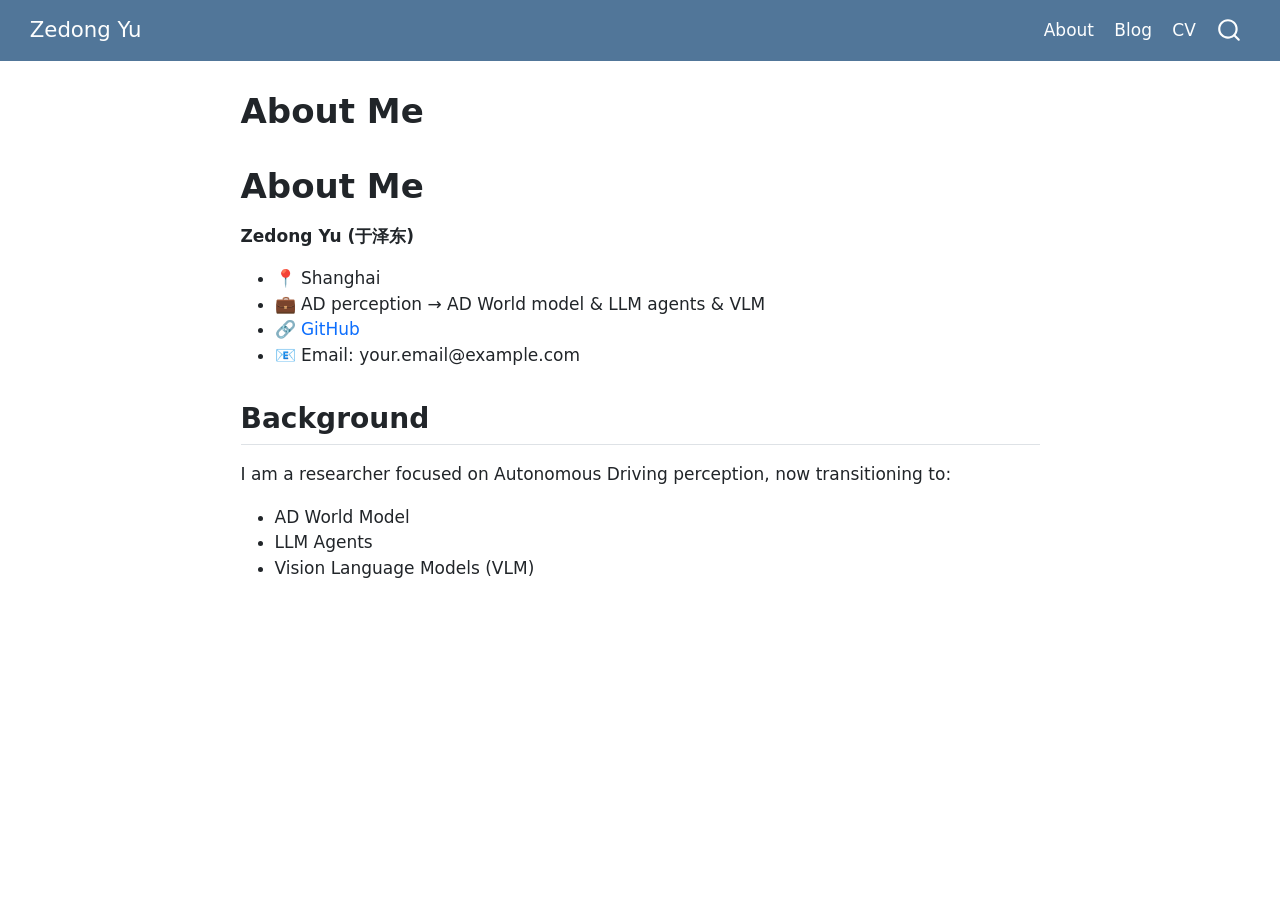
<file: docs/about.html>
<!DOCTYPE html>
<html xmlns="http://www.w3.org/1999/xhtml" lang="en" xml:lang="en"><head>

<meta charset="utf-8">
<meta name="generator" content="quarto-1.6.37">

<meta name="viewport" content="width=device-width, initial-scale=1.0, user-scalable=yes">


<title>About Me – Zedong Yu</title>
<style>
code{white-space: pre-wrap;}
span.smallcaps{font-variant: small-caps;}
div.columns{display: flex; gap: min(4vw, 1.5em);}
div.column{flex: auto; overflow-x: auto;}
div.hanging-indent{margin-left: 1.5em; text-indent: -1.5em;}
ul.task-list{list-style: none;}
ul.task-list li input[type="checkbox"] {
  width: 0.8em;
  margin: 0 0.8em 0.2em -1em; /* quarto-specific, see https://github.com/quarto-dev/quarto-cli/issues/4556 */ 
  vertical-align: middle;
}
</style>


<script src="site_libs/quarto-nav/quarto-nav.js"></script>
<script src="site_libs/quarto-nav/headroom.min.js"></script>
<script src="site_libs/clipboard/clipboard.min.js"></script>
<script src="site_libs/quarto-search/autocomplete.umd.js"></script>
<script src="site_libs/quarto-search/fuse.min.js"></script>
<script src="site_libs/quarto-search/quarto-search.js"></script>
<meta name="quarto:offset" content="./">
<script src="site_libs/quarto-html/quarto.js"></script>
<script src="site_libs/quarto-html/popper.min.js"></script>
<script src="site_libs/quarto-html/tippy.umd.min.js"></script>
<script src="site_libs/quarto-html/anchor.min.js"></script>
<link href="site_libs/quarto-html/tippy.css" rel="stylesheet">
<link href="site_libs/quarto-html/quarto-syntax-highlighting-29e2c20b02301cfff04dc8050bf30c7e.css" rel="stylesheet" id="quarto-text-highlighting-styles">
<script src="site_libs/bootstrap/bootstrap.min.js"></script>
<link href="site_libs/bootstrap/bootstrap-icons.css" rel="stylesheet">
<link href="site_libs/bootstrap/bootstrap-4fa060d3efca2f714a681a5a4797efb6.min.css" rel="stylesheet" append-hash="true" id="quarto-bootstrap" data-mode="light">
<script id="quarto-search-options" type="application/json">{
  "location": "navbar",
  "copy-button": false,
  "collapse-after": 3,
  "panel-placement": "end",
  "type": "overlay",
  "limit": 50,
  "keyboard-shortcut": [
    "f",
    "/",
    "s"
  ],
  "show-item-context": false,
  "language": {
    "search-no-results-text": "No results",
    "search-matching-documents-text": "matching documents",
    "search-copy-link-title": "Copy link to search",
    "search-hide-matches-text": "Hide additional matches",
    "search-more-match-text": "more match in this document",
    "search-more-matches-text": "more matches in this document",
    "search-clear-button-title": "Clear",
    "search-text-placeholder": "",
    "search-detached-cancel-button-title": "Cancel",
    "search-submit-button-title": "Submit",
    "search-label": "Search"
  }
}</script>


</head>

<body class="nav-fixed fullcontent">

<div id="quarto-search-results"></div>
  <header id="quarto-header" class="headroom fixed-top">
    <nav class="navbar navbar-expand-lg " data-bs-theme="dark">
      <div class="navbar-container container-fluid">
      <div class="navbar-brand-container mx-auto">
    <a class="navbar-brand" href="./index.html">
    <span class="navbar-title">Zedong Yu</span>
    </a>
  </div>
            <div id="quarto-search" class="" title="Search"></div>
          <button class="navbar-toggler" type="button" data-bs-toggle="collapse" data-bs-target="#navbarCollapse" aria-controls="navbarCollapse" role="menu" aria-expanded="false" aria-label="Toggle navigation" onclick="if (window.quartoToggleHeadroom) { window.quartoToggleHeadroom(); }">
  <span class="navbar-toggler-icon"></span>
</button>
          <div class="collapse navbar-collapse" id="navbarCollapse">
            <ul class="navbar-nav navbar-nav-scroll ms-auto">
  <li class="nav-item">
    <a class="nav-link active" href="./about.html" aria-current="page"> 
<span class="menu-text">About</span></a>
  </li>  
  <li class="nav-item">
    <a class="nav-link" href="./blog/index.html"> 
<span class="menu-text">Blog</span></a>
  </li>  
  <li class="nav-item">
    <a class="nav-link" href="./cv.html"> 
<span class="menu-text">CV</span></a>
  </li>  
</ul>
          </div> <!-- /navcollapse -->
            <div class="quarto-navbar-tools">
</div>
      </div> <!-- /container-fluid -->
    </nav>
</header>
<!-- content -->
<div id="quarto-content" class="quarto-container page-columns page-rows-contents page-layout-article page-navbar">
<!-- sidebar -->
<!-- margin-sidebar -->
    
<!-- main -->
<main class="content" id="quarto-document-content">

<header id="title-block-header" class="quarto-title-block default">
<div class="quarto-title">
<h1 class="title">About Me</h1>
</div>



<div class="quarto-title-meta">

    
  
    
  </div>
  


</header>


<section id="about-me" class="level1">
<h1>About Me</h1>
<p><strong>Zedong Yu (于泽东)</strong></p>
<ul>
<li>📍 Shanghai</li>
<li>💼 AD perception → AD World model &amp; LLM agents &amp; VLM</li>
<li>🔗 <a href="https://github.com/nacayu">GitHub</a></li>
<li>📧 Email: your.email@example.com</li>
</ul>
<section id="background" class="level2">
<h2 class="anchored" data-anchor-id="background">Background</h2>
<p>I am a researcher focused on Autonomous Driving perception, now transitioning to:</p>
<ul>
<li>AD World Model</li>
<li>LLM Agents</li>
<li>Vision Language Models (VLM)</li>
</ul>


</section>
</section>

</main> <!-- /main -->
<script id="quarto-html-after-body" type="application/javascript">
window.document.addEventListener("DOMContentLoaded", function (event) {
  const toggleBodyColorMode = (bsSheetEl) => {
    const mode = bsSheetEl.getAttribute("data-mode");
    const bodyEl = window.document.querySelector("body");
    if (mode === "dark") {
      bodyEl.classList.add("quarto-dark");
      bodyEl.classList.remove("quarto-light");
    } else {
      bodyEl.classList.add("quarto-light");
      bodyEl.classList.remove("quarto-dark");
    }
  }
  const toggleBodyColorPrimary = () => {
    const bsSheetEl = window.document.querySelector("link#quarto-bootstrap");
    if (bsSheetEl) {
      toggleBodyColorMode(bsSheetEl);
    }
  }
  toggleBodyColorPrimary();  
  const icon = "";
  const anchorJS = new window.AnchorJS();
  anchorJS.options = {
    placement: 'right',
    icon: icon
  };
  anchorJS.add('.anchored');
  const isCodeAnnotation = (el) => {
    for (const clz of el.classList) {
      if (clz.startsWith('code-annotation-')) {                     
        return true;
      }
    }
    return false;
  }
  const onCopySuccess = function(e) {
    // button target
    const button = e.trigger;
    // don't keep focus
    button.blur();
    // flash "checked"
    button.classList.add('code-copy-button-checked');
    var currentTitle = button.getAttribute("title");
    button.setAttribute("title", "Copied!");
    let tooltip;
    if (window.bootstrap) {
      button.setAttribute("data-bs-toggle", "tooltip");
      button.setAttribute("data-bs-placement", "left");
      button.setAttribute("data-bs-title", "Copied!");
      tooltip = new bootstrap.Tooltip(button, 
        { trigger: "manual", 
          customClass: "code-copy-button-tooltip",
          offset: [0, -8]});
      tooltip.show();    
    }
    setTimeout(function() {
      if (tooltip) {
        tooltip.hide();
        button.removeAttribute("data-bs-title");
        button.removeAttribute("data-bs-toggle");
        button.removeAttribute("data-bs-placement");
      }
      button.setAttribute("title", currentTitle);
      button.classList.remove('code-copy-button-checked');
    }, 1000);
    // clear code selection
    e.clearSelection();
  }
  const getTextToCopy = function(trigger) {
      const codeEl = trigger.previousElementSibling.cloneNode(true);
      for (const childEl of codeEl.children) {
        if (isCodeAnnotation(childEl)) {
          childEl.remove();
        }
      }
      return codeEl.innerText;
  }
  const clipboard = new window.ClipboardJS('.code-copy-button:not([data-in-quarto-modal])', {
    text: getTextToCopy
  });
  clipboard.on('success', onCopySuccess);
  if (window.document.getElementById('quarto-embedded-source-code-modal')) {
    const clipboardModal = new window.ClipboardJS('.code-copy-button[data-in-quarto-modal]', {
      text: getTextToCopy,
      container: window.document.getElementById('quarto-embedded-source-code-modal')
    });
    clipboardModal.on('success', onCopySuccess);
  }
    var localhostRegex = new RegExp(/^(?:http|https):\/\/localhost\:?[0-9]*\//);
    var mailtoRegex = new RegExp(/^mailto:/);
      var filterRegex = new RegExp('/' + window.location.host + '/');
    var isInternal = (href) => {
        return filterRegex.test(href) || localhostRegex.test(href) || mailtoRegex.test(href);
    }
    // Inspect non-navigation links and adorn them if external
 	var links = window.document.querySelectorAll('a[href]:not(.nav-link):not(.navbar-brand):not(.toc-action):not(.sidebar-link):not(.sidebar-item-toggle):not(.pagination-link):not(.no-external):not([aria-hidden]):not(.dropdown-item):not(.quarto-navigation-tool):not(.about-link)');
    for (var i=0; i<links.length; i++) {
      const link = links[i];
      if (!isInternal(link.href)) {
        // undo the damage that might have been done by quarto-nav.js in the case of
        // links that we want to consider external
        if (link.dataset.originalHref !== undefined) {
          link.href = link.dataset.originalHref;
        }
      }
    }
  function tippyHover(el, contentFn, onTriggerFn, onUntriggerFn) {
    const config = {
      allowHTML: true,
      maxWidth: 500,
      delay: 100,
      arrow: false,
      appendTo: function(el) {
          return el.parentElement;
      },
      interactive: true,
      interactiveBorder: 10,
      theme: 'quarto',
      placement: 'bottom-start',
    };
    if (contentFn) {
      config.content = contentFn;
    }
    if (onTriggerFn) {
      config.onTrigger = onTriggerFn;
    }
    if (onUntriggerFn) {
      config.onUntrigger = onUntriggerFn;
    }
    window.tippy(el, config); 
  }
  const noterefs = window.document.querySelectorAll('a[role="doc-noteref"]');
  for (var i=0; i<noterefs.length; i++) {
    const ref = noterefs[i];
    tippyHover(ref, function() {
      // use id or data attribute instead here
      let href = ref.getAttribute('data-footnote-href') || ref.getAttribute('href');
      try { href = new URL(href).hash; } catch {}
      const id = href.replace(/^#\/?/, "");
      const note = window.document.getElementById(id);
      if (note) {
        return note.innerHTML;
      } else {
        return "";
      }
    });
  }
  const xrefs = window.document.querySelectorAll('a.quarto-xref');
  const processXRef = (id, note) => {
    // Strip column container classes
    const stripColumnClz = (el) => {
      el.classList.remove("page-full", "page-columns");
      if (el.children) {
        for (const child of el.children) {
          stripColumnClz(child);
        }
      }
    }
    stripColumnClz(note)
    if (id === null || id.startsWith('sec-')) {
      // Special case sections, only their first couple elements
      const container = document.createElement("div");
      if (note.children && note.children.length > 2) {
        container.appendChild(note.children[0].cloneNode(true));
        for (let i = 1; i < note.children.length; i++) {
          const child = note.children[i];
          if (child.tagName === "P" && child.innerText === "") {
            continue;
          } else {
            container.appendChild(child.cloneNode(true));
            break;
          }
        }
        if (window.Quarto?.typesetMath) {
          window.Quarto.typesetMath(container);
        }
        return container.innerHTML
      } else {
        if (window.Quarto?.typesetMath) {
          window.Quarto.typesetMath(note);
        }
        return note.innerHTML;
      }
    } else {
      // Remove any anchor links if they are present
      const anchorLink = note.querySelector('a.anchorjs-link');
      if (anchorLink) {
        anchorLink.remove();
      }
      if (window.Quarto?.typesetMath) {
        window.Quarto.typesetMath(note);
      }
      if (note.classList.contains("callout")) {
        return note.outerHTML;
      } else {
        return note.innerHTML;
      }
    }
  }
  for (var i=0; i<xrefs.length; i++) {
    const xref = xrefs[i];
    tippyHover(xref, undefined, function(instance) {
      instance.disable();
      let url = xref.getAttribute('href');
      let hash = undefined; 
      if (url.startsWith('#')) {
        hash = url;
      } else {
        try { hash = new URL(url).hash; } catch {}
      }
      if (hash) {
        const id = hash.replace(/^#\/?/, "");
        const note = window.document.getElementById(id);
        if (note !== null) {
          try {
            const html = processXRef(id, note.cloneNode(true));
            instance.setContent(html);
          } finally {
            instance.enable();
            instance.show();
          }
        } else {
          // See if we can fetch this
          fetch(url.split('#')[0])
          .then(res => res.text())
          .then(html => {
            const parser = new DOMParser();
            const htmlDoc = parser.parseFromString(html, "text/html");
            const note = htmlDoc.getElementById(id);
            if (note !== null) {
              const html = processXRef(id, note);
              instance.setContent(html);
            } 
          }).finally(() => {
            instance.enable();
            instance.show();
          });
        }
      } else {
        // See if we can fetch a full url (with no hash to target)
        // This is a special case and we should probably do some content thinning / targeting
        fetch(url)
        .then(res => res.text())
        .then(html => {
          const parser = new DOMParser();
          const htmlDoc = parser.parseFromString(html, "text/html");
          const note = htmlDoc.querySelector('main.content');
          if (note !== null) {
            // This should only happen for chapter cross references
            // (since there is no id in the URL)
            // remove the first header
            if (note.children.length > 0 && note.children[0].tagName === "HEADER") {
              note.children[0].remove();
            }
            const html = processXRef(null, note);
            instance.setContent(html);
          } 
        }).finally(() => {
          instance.enable();
          instance.show();
        });
      }
    }, function(instance) {
    });
  }
      let selectedAnnoteEl;
      const selectorForAnnotation = ( cell, annotation) => {
        let cellAttr = 'data-code-cell="' + cell + '"';
        let lineAttr = 'data-code-annotation="' +  annotation + '"';
        const selector = 'span[' + cellAttr + '][' + lineAttr + ']';
        return selector;
      }
      const selectCodeLines = (annoteEl) => {
        const doc = window.document;
        const targetCell = annoteEl.getAttribute("data-target-cell");
        const targetAnnotation = annoteEl.getAttribute("data-target-annotation");
        const annoteSpan = window.document.querySelector(selectorForAnnotation(targetCell, targetAnnotation));
        const lines = annoteSpan.getAttribute("data-code-lines").split(",");
        const lineIds = lines.map((line) => {
          return targetCell + "-" + line;
        })
        let top = null;
        let height = null;
        let parent = null;
        if (lineIds.length > 0) {
            //compute the position of the single el (top and bottom and make a div)
            const el = window.document.getElementById(lineIds[0]);
            top = el.offsetTop;
            height = el.offsetHeight;
            parent = el.parentElement.parentElement;
          if (lineIds.length > 1) {
            const lastEl = window.document.getElementById(lineIds[lineIds.length - 1]);
            const bottom = lastEl.offsetTop + lastEl.offsetHeight;
            height = bottom - top;
          }
          if (top !== null && height !== null && parent !== null) {
            // cook up a div (if necessary) and position it 
            let div = window.document.getElementById("code-annotation-line-highlight");
            if (div === null) {
              div = window.document.createElement("div");
              div.setAttribute("id", "code-annotation-line-highlight");
              div.style.position = 'absolute';
              parent.appendChild(div);
            }
            div.style.top = top - 2 + "px";
            div.style.height = height + 4 + "px";
            div.style.left = 0;
            let gutterDiv = window.document.getElementById("code-annotation-line-highlight-gutter");
            if (gutterDiv === null) {
              gutterDiv = window.document.createElement("div");
              gutterDiv.setAttribute("id", "code-annotation-line-highlight-gutter");
              gutterDiv.style.position = 'absolute';
              const codeCell = window.document.getElementById(targetCell);
              const gutter = codeCell.querySelector('.code-annotation-gutter');
              gutter.appendChild(gutterDiv);
            }
            gutterDiv.style.top = top - 2 + "px";
            gutterDiv.style.height = height + 4 + "px";
          }
          selectedAnnoteEl = annoteEl;
        }
      };
      const unselectCodeLines = () => {
        const elementsIds = ["code-annotation-line-highlight", "code-annotation-line-highlight-gutter"];
        elementsIds.forEach((elId) => {
          const div = window.document.getElementById(elId);
          if (div) {
            div.remove();
          }
        });
        selectedAnnoteEl = undefined;
      };
        // Handle positioning of the toggle
    window.addEventListener(
      "resize",
      throttle(() => {
        elRect = undefined;
        if (selectedAnnoteEl) {
          selectCodeLines(selectedAnnoteEl);
        }
      }, 10)
    );
    function throttle(fn, ms) {
    let throttle = false;
    let timer;
      return (...args) => {
        if(!throttle) { // first call gets through
            fn.apply(this, args);
            throttle = true;
        } else { // all the others get throttled
            if(timer) clearTimeout(timer); // cancel #2
            timer = setTimeout(() => {
              fn.apply(this, args);
              timer = throttle = false;
            }, ms);
        }
      };
    }
      // Attach click handler to the DT
      const annoteDls = window.document.querySelectorAll('dt[data-target-cell]');
      for (const annoteDlNode of annoteDls) {
        annoteDlNode.addEventListener('click', (event) => {
          const clickedEl = event.target;
          if (clickedEl !== selectedAnnoteEl) {
            unselectCodeLines();
            const activeEl = window.document.querySelector('dt[data-target-cell].code-annotation-active');
            if (activeEl) {
              activeEl.classList.remove('code-annotation-active');
            }
            selectCodeLines(clickedEl);
            clickedEl.classList.add('code-annotation-active');
          } else {
            // Unselect the line
            unselectCodeLines();
            clickedEl.classList.remove('code-annotation-active');
          }
        });
      }
  const findCites = (el) => {
    const parentEl = el.parentElement;
    if (parentEl) {
      const cites = parentEl.dataset.cites;
      if (cites) {
        return {
          el,
          cites: cites.split(' ')
        };
      } else {
        return findCites(el.parentElement)
      }
    } else {
      return undefined;
    }
  };
  var bibliorefs = window.document.querySelectorAll('a[role="doc-biblioref"]');
  for (var i=0; i<bibliorefs.length; i++) {
    const ref = bibliorefs[i];
    const citeInfo = findCites(ref);
    if (citeInfo) {
      tippyHover(citeInfo.el, function() {
        var popup = window.document.createElement('div');
        citeInfo.cites.forEach(function(cite) {
          var citeDiv = window.document.createElement('div');
          citeDiv.classList.add('hanging-indent');
          citeDiv.classList.add('csl-entry');
          var biblioDiv = window.document.getElementById('ref-' + cite);
          if (biblioDiv) {
            citeDiv.innerHTML = biblioDiv.innerHTML;
          }
          popup.appendChild(citeDiv);
        });
        return popup.innerHTML;
      });
    }
  }
});
</script>
</div> <!-- /content -->




</body></html>
</file>
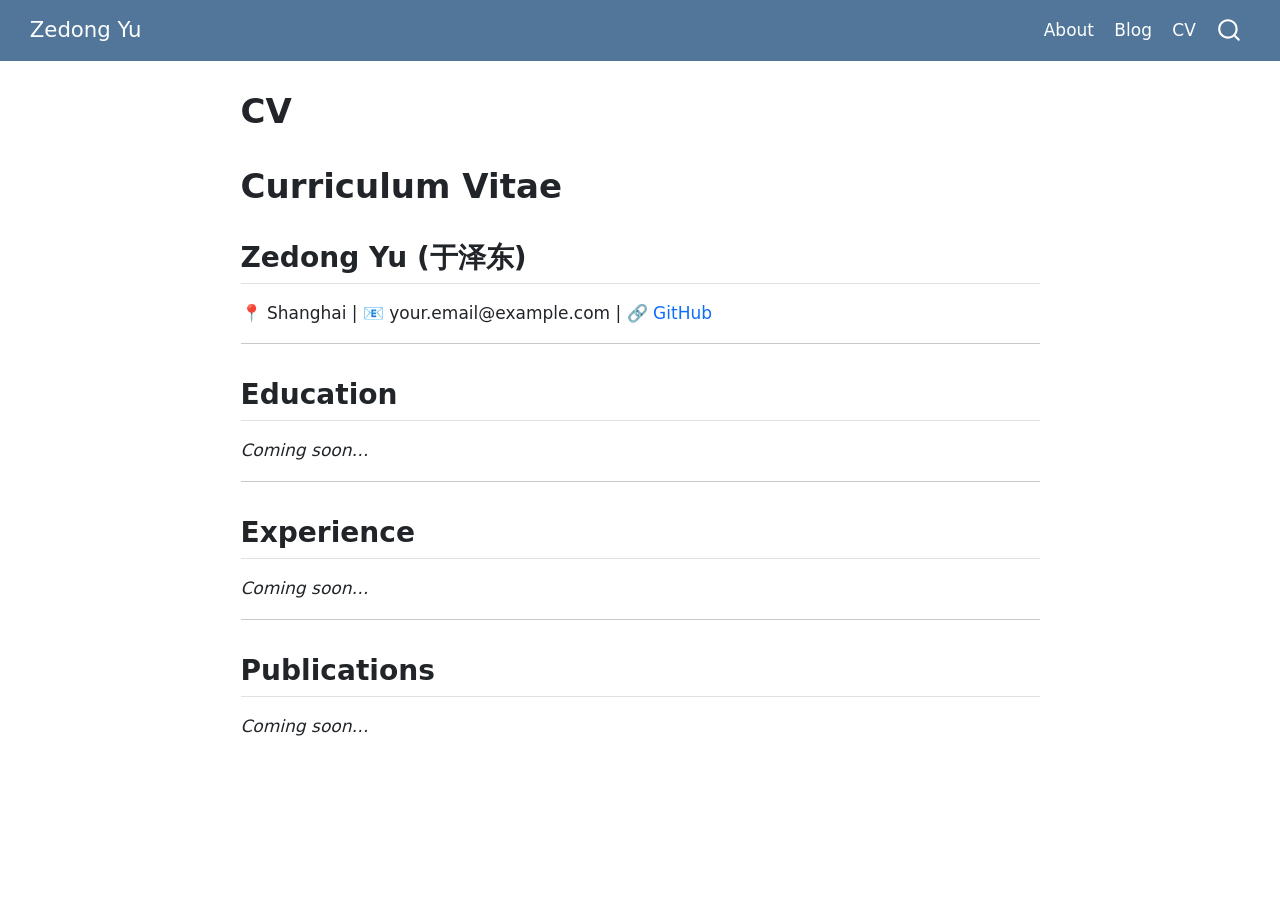
<file: docs/cv.html>
<!DOCTYPE html>
<html xmlns="http://www.w3.org/1999/xhtml" lang="en" xml:lang="en"><head>

<meta charset="utf-8">
<meta name="generator" content="quarto-1.6.37">

<meta name="viewport" content="width=device-width, initial-scale=1.0, user-scalable=yes">


<title>CV – Zedong Yu</title>
<style>
code{white-space: pre-wrap;}
span.smallcaps{font-variant: small-caps;}
div.columns{display: flex; gap: min(4vw, 1.5em);}
div.column{flex: auto; overflow-x: auto;}
div.hanging-indent{margin-left: 1.5em; text-indent: -1.5em;}
ul.task-list{list-style: none;}
ul.task-list li input[type="checkbox"] {
  width: 0.8em;
  margin: 0 0.8em 0.2em -1em; /* quarto-specific, see https://github.com/quarto-dev/quarto-cli/issues/4556 */ 
  vertical-align: middle;
}
</style>


<script src="site_libs/quarto-nav/quarto-nav.js"></script>
<script src="site_libs/quarto-nav/headroom.min.js"></script>
<script src="site_libs/clipboard/clipboard.min.js"></script>
<script src="site_libs/quarto-search/autocomplete.umd.js"></script>
<script src="site_libs/quarto-search/fuse.min.js"></script>
<script src="site_libs/quarto-search/quarto-search.js"></script>
<meta name="quarto:offset" content="./">
<script src="site_libs/quarto-html/quarto.js"></script>
<script src="site_libs/quarto-html/popper.min.js"></script>
<script src="site_libs/quarto-html/tippy.umd.min.js"></script>
<script src="site_libs/quarto-html/anchor.min.js"></script>
<link href="site_libs/quarto-html/tippy.css" rel="stylesheet">
<link href="site_libs/quarto-html/quarto-syntax-highlighting-29e2c20b02301cfff04dc8050bf30c7e.css" rel="stylesheet" id="quarto-text-highlighting-styles">
<script src="site_libs/bootstrap/bootstrap.min.js"></script>
<link href="site_libs/bootstrap/bootstrap-icons.css" rel="stylesheet">
<link href="site_libs/bootstrap/bootstrap-4fa060d3efca2f714a681a5a4797efb6.min.css" rel="stylesheet" append-hash="true" id="quarto-bootstrap" data-mode="light">
<script id="quarto-search-options" type="application/json">{
  "location": "navbar",
  "copy-button": false,
  "collapse-after": 3,
  "panel-placement": "end",
  "type": "overlay",
  "limit": 50,
  "keyboard-shortcut": [
    "f",
    "/",
    "s"
  ],
  "show-item-context": false,
  "language": {
    "search-no-results-text": "No results",
    "search-matching-documents-text": "matching documents",
    "search-copy-link-title": "Copy link to search",
    "search-hide-matches-text": "Hide additional matches",
    "search-more-match-text": "more match in this document",
    "search-more-matches-text": "more matches in this document",
    "search-clear-button-title": "Clear",
    "search-text-placeholder": "",
    "search-detached-cancel-button-title": "Cancel",
    "search-submit-button-title": "Submit",
    "search-label": "Search"
  }
}</script>


</head>

<body class="nav-fixed fullcontent">

<div id="quarto-search-results"></div>
  <header id="quarto-header" class="headroom fixed-top">
    <nav class="navbar navbar-expand-lg " data-bs-theme="dark">
      <div class="navbar-container container-fluid">
      <div class="navbar-brand-container mx-auto">
    <a class="navbar-brand" href="./index.html">
    <span class="navbar-title">Zedong Yu</span>
    </a>
  </div>
            <div id="quarto-search" class="" title="Search"></div>
          <button class="navbar-toggler" type="button" data-bs-toggle="collapse" data-bs-target="#navbarCollapse" aria-controls="navbarCollapse" role="menu" aria-expanded="false" aria-label="Toggle navigation" onclick="if (window.quartoToggleHeadroom) { window.quartoToggleHeadroom(); }">
  <span class="navbar-toggler-icon"></span>
</button>
          <div class="collapse navbar-collapse" id="navbarCollapse">
            <ul class="navbar-nav navbar-nav-scroll ms-auto">
  <li class="nav-item">
    <a class="nav-link" href="./about.html"> 
<span class="menu-text">About</span></a>
  </li>  
  <li class="nav-item">
    <a class="nav-link" href="./blog/index.html"> 
<span class="menu-text">Blog</span></a>
  </li>  
  <li class="nav-item">
    <a class="nav-link active" href="./cv.html" aria-current="page"> 
<span class="menu-text">CV</span></a>
  </li>  
</ul>
          </div> <!-- /navcollapse -->
            <div class="quarto-navbar-tools">
</div>
      </div> <!-- /container-fluid -->
    </nav>
</header>
<!-- content -->
<div id="quarto-content" class="quarto-container page-columns page-rows-contents page-layout-article page-navbar">
<!-- sidebar -->
<!-- margin-sidebar -->
    
<!-- main -->
<main class="content" id="quarto-document-content">

<header id="title-block-header" class="quarto-title-block default">
<div class="quarto-title">
<h1 class="title">CV</h1>
</div>



<div class="quarto-title-meta">

    
  
    
  </div>
  


</header>


<section id="curriculum-vitae" class="level1">
<h1>Curriculum Vitae</h1>
<section id="zedong-yu-于泽东" class="level2">
<h2 class="anchored" data-anchor-id="zedong-yu-于泽东">Zedong Yu (于泽东)</h2>
<p>📍 Shanghai | 📧 your.email@example.com | 🔗 <a href="https://github.com/nacayu">GitHub</a></p>
<hr>
</section>
<section id="education" class="level2">
<h2 class="anchored" data-anchor-id="education">Education</h2>
<p><em>Coming soon…</em></p>
<hr>
</section>
<section id="experience" class="level2">
<h2 class="anchored" data-anchor-id="experience">Experience</h2>
<p><em>Coming soon…</em></p>
<hr>
</section>
<section id="publications" class="level2">
<h2 class="anchored" data-anchor-id="publications">Publications</h2>
<p><em>Coming soon…</em></p>


</section>
</section>

</main> <!-- /main -->
<script id="quarto-html-after-body" type="application/javascript">
window.document.addEventListener("DOMContentLoaded", function (event) {
  const toggleBodyColorMode = (bsSheetEl) => {
    const mode = bsSheetEl.getAttribute("data-mode");
    const bodyEl = window.document.querySelector("body");
    if (mode === "dark") {
      bodyEl.classList.add("quarto-dark");
      bodyEl.classList.remove("quarto-light");
    } else {
      bodyEl.classList.add("quarto-light");
      bodyEl.classList.remove("quarto-dark");
    }
  }
  const toggleBodyColorPrimary = () => {
    const bsSheetEl = window.document.querySelector("link#quarto-bootstrap");
    if (bsSheetEl) {
      toggleBodyColorMode(bsSheetEl);
    }
  }
  toggleBodyColorPrimary();  
  const icon = "";
  const anchorJS = new window.AnchorJS();
  anchorJS.options = {
    placement: 'right',
    icon: icon
  };
  anchorJS.add('.anchored');
  const isCodeAnnotation = (el) => {
    for (const clz of el.classList) {
      if (clz.startsWith('code-annotation-')) {                     
        return true;
      }
    }
    return false;
  }
  const onCopySuccess = function(e) {
    // button target
    const button = e.trigger;
    // don't keep focus
    button.blur();
    // flash "checked"
    button.classList.add('code-copy-button-checked');
    var currentTitle = button.getAttribute("title");
    button.setAttribute("title", "Copied!");
    let tooltip;
    if (window.bootstrap) {
      button.setAttribute("data-bs-toggle", "tooltip");
      button.setAttribute("data-bs-placement", "left");
      button.setAttribute("data-bs-title", "Copied!");
      tooltip = new bootstrap.Tooltip(button, 
        { trigger: "manual", 
          customClass: "code-copy-button-tooltip",
          offset: [0, -8]});
      tooltip.show();    
    }
    setTimeout(function() {
      if (tooltip) {
        tooltip.hide();
        button.removeAttribute("data-bs-title");
        button.removeAttribute("data-bs-toggle");
        button.removeAttribute("data-bs-placement");
      }
      button.setAttribute("title", currentTitle);
      button.classList.remove('code-copy-button-checked');
    }, 1000);
    // clear code selection
    e.clearSelection();
  }
  const getTextToCopy = function(trigger) {
      const codeEl = trigger.previousElementSibling.cloneNode(true);
      for (const childEl of codeEl.children) {
        if (isCodeAnnotation(childEl)) {
          childEl.remove();
        }
      }
      return codeEl.innerText;
  }
  const clipboard = new window.ClipboardJS('.code-copy-button:not([data-in-quarto-modal])', {
    text: getTextToCopy
  });
  clipboard.on('success', onCopySuccess);
  if (window.document.getElementById('quarto-embedded-source-code-modal')) {
    const clipboardModal = new window.ClipboardJS('.code-copy-button[data-in-quarto-modal]', {
      text: getTextToCopy,
      container: window.document.getElementById('quarto-embedded-source-code-modal')
    });
    clipboardModal.on('success', onCopySuccess);
  }
    var localhostRegex = new RegExp(/^(?:http|https):\/\/localhost\:?[0-9]*\//);
    var mailtoRegex = new RegExp(/^mailto:/);
      var filterRegex = new RegExp('/' + window.location.host + '/');
    var isInternal = (href) => {
        return filterRegex.test(href) || localhostRegex.test(href) || mailtoRegex.test(href);
    }
    // Inspect non-navigation links and adorn them if external
 	var links = window.document.querySelectorAll('a[href]:not(.nav-link):not(.navbar-brand):not(.toc-action):not(.sidebar-link):not(.sidebar-item-toggle):not(.pagination-link):not(.no-external):not([aria-hidden]):not(.dropdown-item):not(.quarto-navigation-tool):not(.about-link)');
    for (var i=0; i<links.length; i++) {
      const link = links[i];
      if (!isInternal(link.href)) {
        // undo the damage that might have been done by quarto-nav.js in the case of
        // links that we want to consider external
        if (link.dataset.originalHref !== undefined) {
          link.href = link.dataset.originalHref;
        }
      }
    }
  function tippyHover(el, contentFn, onTriggerFn, onUntriggerFn) {
    const config = {
      allowHTML: true,
      maxWidth: 500,
      delay: 100,
      arrow: false,
      appendTo: function(el) {
          return el.parentElement;
      },
      interactive: true,
      interactiveBorder: 10,
      theme: 'quarto',
      placement: 'bottom-start',
    };
    if (contentFn) {
      config.content = contentFn;
    }
    if (onTriggerFn) {
      config.onTrigger = onTriggerFn;
    }
    if (onUntriggerFn) {
      config.onUntrigger = onUntriggerFn;
    }
    window.tippy(el, config); 
  }
  const noterefs = window.document.querySelectorAll('a[role="doc-noteref"]');
  for (var i=0; i<noterefs.length; i++) {
    const ref = noterefs[i];
    tippyHover(ref, function() {
      // use id or data attribute instead here
      let href = ref.getAttribute('data-footnote-href') || ref.getAttribute('href');
      try { href = new URL(href).hash; } catch {}
      const id = href.replace(/^#\/?/, "");
      const note = window.document.getElementById(id);
      if (note) {
        return note.innerHTML;
      } else {
        return "";
      }
    });
  }
  const xrefs = window.document.querySelectorAll('a.quarto-xref');
  const processXRef = (id, note) => {
    // Strip column container classes
    const stripColumnClz = (el) => {
      el.classList.remove("page-full", "page-columns");
      if (el.children) {
        for (const child of el.children) {
          stripColumnClz(child);
        }
      }
    }
    stripColumnClz(note)
    if (id === null || id.startsWith('sec-')) {
      // Special case sections, only their first couple elements
      const container = document.createElement("div");
      if (note.children && note.children.length > 2) {
        container.appendChild(note.children[0].cloneNode(true));
        for (let i = 1; i < note.children.length; i++) {
          const child = note.children[i];
          if (child.tagName === "P" && child.innerText === "") {
            continue;
          } else {
            container.appendChild(child.cloneNode(true));
            break;
          }
        }
        if (window.Quarto?.typesetMath) {
          window.Quarto.typesetMath(container);
        }
        return container.innerHTML
      } else {
        if (window.Quarto?.typesetMath) {
          window.Quarto.typesetMath(note);
        }
        return note.innerHTML;
      }
    } else {
      // Remove any anchor links if they are present
      const anchorLink = note.querySelector('a.anchorjs-link');
      if (anchorLink) {
        anchorLink.remove();
      }
      if (window.Quarto?.typesetMath) {
        window.Quarto.typesetMath(note);
      }
      if (note.classList.contains("callout")) {
        return note.outerHTML;
      } else {
        return note.innerHTML;
      }
    }
  }
  for (var i=0; i<xrefs.length; i++) {
    const xref = xrefs[i];
    tippyHover(xref, undefined, function(instance) {
      instance.disable();
      let url = xref.getAttribute('href');
      let hash = undefined; 
      if (url.startsWith('#')) {
        hash = url;
      } else {
        try { hash = new URL(url).hash; } catch {}
      }
      if (hash) {
        const id = hash.replace(/^#\/?/, "");
        const note = window.document.getElementById(id);
        if (note !== null) {
          try {
            const html = processXRef(id, note.cloneNode(true));
            instance.setContent(html);
          } finally {
            instance.enable();
            instance.show();
          }
        } else {
          // See if we can fetch this
          fetch(url.split('#')[0])
          .then(res => res.text())
          .then(html => {
            const parser = new DOMParser();
            const htmlDoc = parser.parseFromString(html, "text/html");
            const note = htmlDoc.getElementById(id);
            if (note !== null) {
              const html = processXRef(id, note);
              instance.setContent(html);
            } 
          }).finally(() => {
            instance.enable();
            instance.show();
          });
        }
      } else {
        // See if we can fetch a full url (with no hash to target)
        // This is a special case and we should probably do some content thinning / targeting
        fetch(url)
        .then(res => res.text())
        .then(html => {
          const parser = new DOMParser();
          const htmlDoc = parser.parseFromString(html, "text/html");
          const note = htmlDoc.querySelector('main.content');
          if (note !== null) {
            // This should only happen for chapter cross references
            // (since there is no id in the URL)
            // remove the first header
            if (note.children.length > 0 && note.children[0].tagName === "HEADER") {
              note.children[0].remove();
            }
            const html = processXRef(null, note);
            instance.setContent(html);
          } 
        }).finally(() => {
          instance.enable();
          instance.show();
        });
      }
    }, function(instance) {
    });
  }
      let selectedAnnoteEl;
      const selectorForAnnotation = ( cell, annotation) => {
        let cellAttr = 'data-code-cell="' + cell + '"';
        let lineAttr = 'data-code-annotation="' +  annotation + '"';
        const selector = 'span[' + cellAttr + '][' + lineAttr + ']';
        return selector;
      }
      const selectCodeLines = (annoteEl) => {
        const doc = window.document;
        const targetCell = annoteEl.getAttribute("data-target-cell");
        const targetAnnotation = annoteEl.getAttribute("data-target-annotation");
        const annoteSpan = window.document.querySelector(selectorForAnnotation(targetCell, targetAnnotation));
        const lines = annoteSpan.getAttribute("data-code-lines").split(",");
        const lineIds = lines.map((line) => {
          return targetCell + "-" + line;
        })
        let top = null;
        let height = null;
        let parent = null;
        if (lineIds.length > 0) {
            //compute the position of the single el (top and bottom and make a div)
            const el = window.document.getElementById(lineIds[0]);
            top = el.offsetTop;
            height = el.offsetHeight;
            parent = el.parentElement.parentElement;
          if (lineIds.length > 1) {
            const lastEl = window.document.getElementById(lineIds[lineIds.length - 1]);
            const bottom = lastEl.offsetTop + lastEl.offsetHeight;
            height = bottom - top;
          }
          if (top !== null && height !== null && parent !== null) {
            // cook up a div (if necessary) and position it 
            let div = window.document.getElementById("code-annotation-line-highlight");
            if (div === null) {
              div = window.document.createElement("div");
              div.setAttribute("id", "code-annotation-line-highlight");
              div.style.position = 'absolute';
              parent.appendChild(div);
            }
            div.style.top = top - 2 + "px";
            div.style.height = height + 4 + "px";
            div.style.left = 0;
            let gutterDiv = window.document.getElementById("code-annotation-line-highlight-gutter");
            if (gutterDiv === null) {
              gutterDiv = window.document.createElement("div");
              gutterDiv.setAttribute("id", "code-annotation-line-highlight-gutter");
              gutterDiv.style.position = 'absolute';
              const codeCell = window.document.getElementById(targetCell);
              const gutter = codeCell.querySelector('.code-annotation-gutter');
              gutter.appendChild(gutterDiv);
            }
            gutterDiv.style.top = top - 2 + "px";
            gutterDiv.style.height = height + 4 + "px";
          }
          selectedAnnoteEl = annoteEl;
        }
      };
      const unselectCodeLines = () => {
        const elementsIds = ["code-annotation-line-highlight", "code-annotation-line-highlight-gutter"];
        elementsIds.forEach((elId) => {
          const div = window.document.getElementById(elId);
          if (div) {
            div.remove();
          }
        });
        selectedAnnoteEl = undefined;
      };
        // Handle positioning of the toggle
    window.addEventListener(
      "resize",
      throttle(() => {
        elRect = undefined;
        if (selectedAnnoteEl) {
          selectCodeLines(selectedAnnoteEl);
        }
      }, 10)
    );
    function throttle(fn, ms) {
    let throttle = false;
    let timer;
      return (...args) => {
        if(!throttle) { // first call gets through
            fn.apply(this, args);
            throttle = true;
        } else { // all the others get throttled
            if(timer) clearTimeout(timer); // cancel #2
            timer = setTimeout(() => {
              fn.apply(this, args);
              timer = throttle = false;
            }, ms);
        }
      };
    }
      // Attach click handler to the DT
      const annoteDls = window.document.querySelectorAll('dt[data-target-cell]');
      for (const annoteDlNode of annoteDls) {
        annoteDlNode.addEventListener('click', (event) => {
          const clickedEl = event.target;
          if (clickedEl !== selectedAnnoteEl) {
            unselectCodeLines();
            const activeEl = window.document.querySelector('dt[data-target-cell].code-annotation-active');
            if (activeEl) {
              activeEl.classList.remove('code-annotation-active');
            }
            selectCodeLines(clickedEl);
            clickedEl.classList.add('code-annotation-active');
          } else {
            // Unselect the line
            unselectCodeLines();
            clickedEl.classList.remove('code-annotation-active');
          }
        });
      }
  const findCites = (el) => {
    const parentEl = el.parentElement;
    if (parentEl) {
      const cites = parentEl.dataset.cites;
      if (cites) {
        return {
          el,
          cites: cites.split(' ')
        };
      } else {
        return findCites(el.parentElement)
      }
    } else {
      return undefined;
    }
  };
  var bibliorefs = window.document.querySelectorAll('a[role="doc-biblioref"]');
  for (var i=0; i<bibliorefs.length; i++) {
    const ref = bibliorefs[i];
    const citeInfo = findCites(ref);
    if (citeInfo) {
      tippyHover(citeInfo.el, function() {
        var popup = window.document.createElement('div');
        citeInfo.cites.forEach(function(cite) {
          var citeDiv = window.document.createElement('div');
          citeDiv.classList.add('hanging-indent');
          citeDiv.classList.add('csl-entry');
          var biblioDiv = window.document.getElementById('ref-' + cite);
          if (biblioDiv) {
            citeDiv.innerHTML = biblioDiv.innerHTML;
          }
          popup.appendChild(citeDiv);
        });
        return popup.innerHTML;
      });
    }
  }
});
</script>
</div> <!-- /content -->




</body></html>
</file>
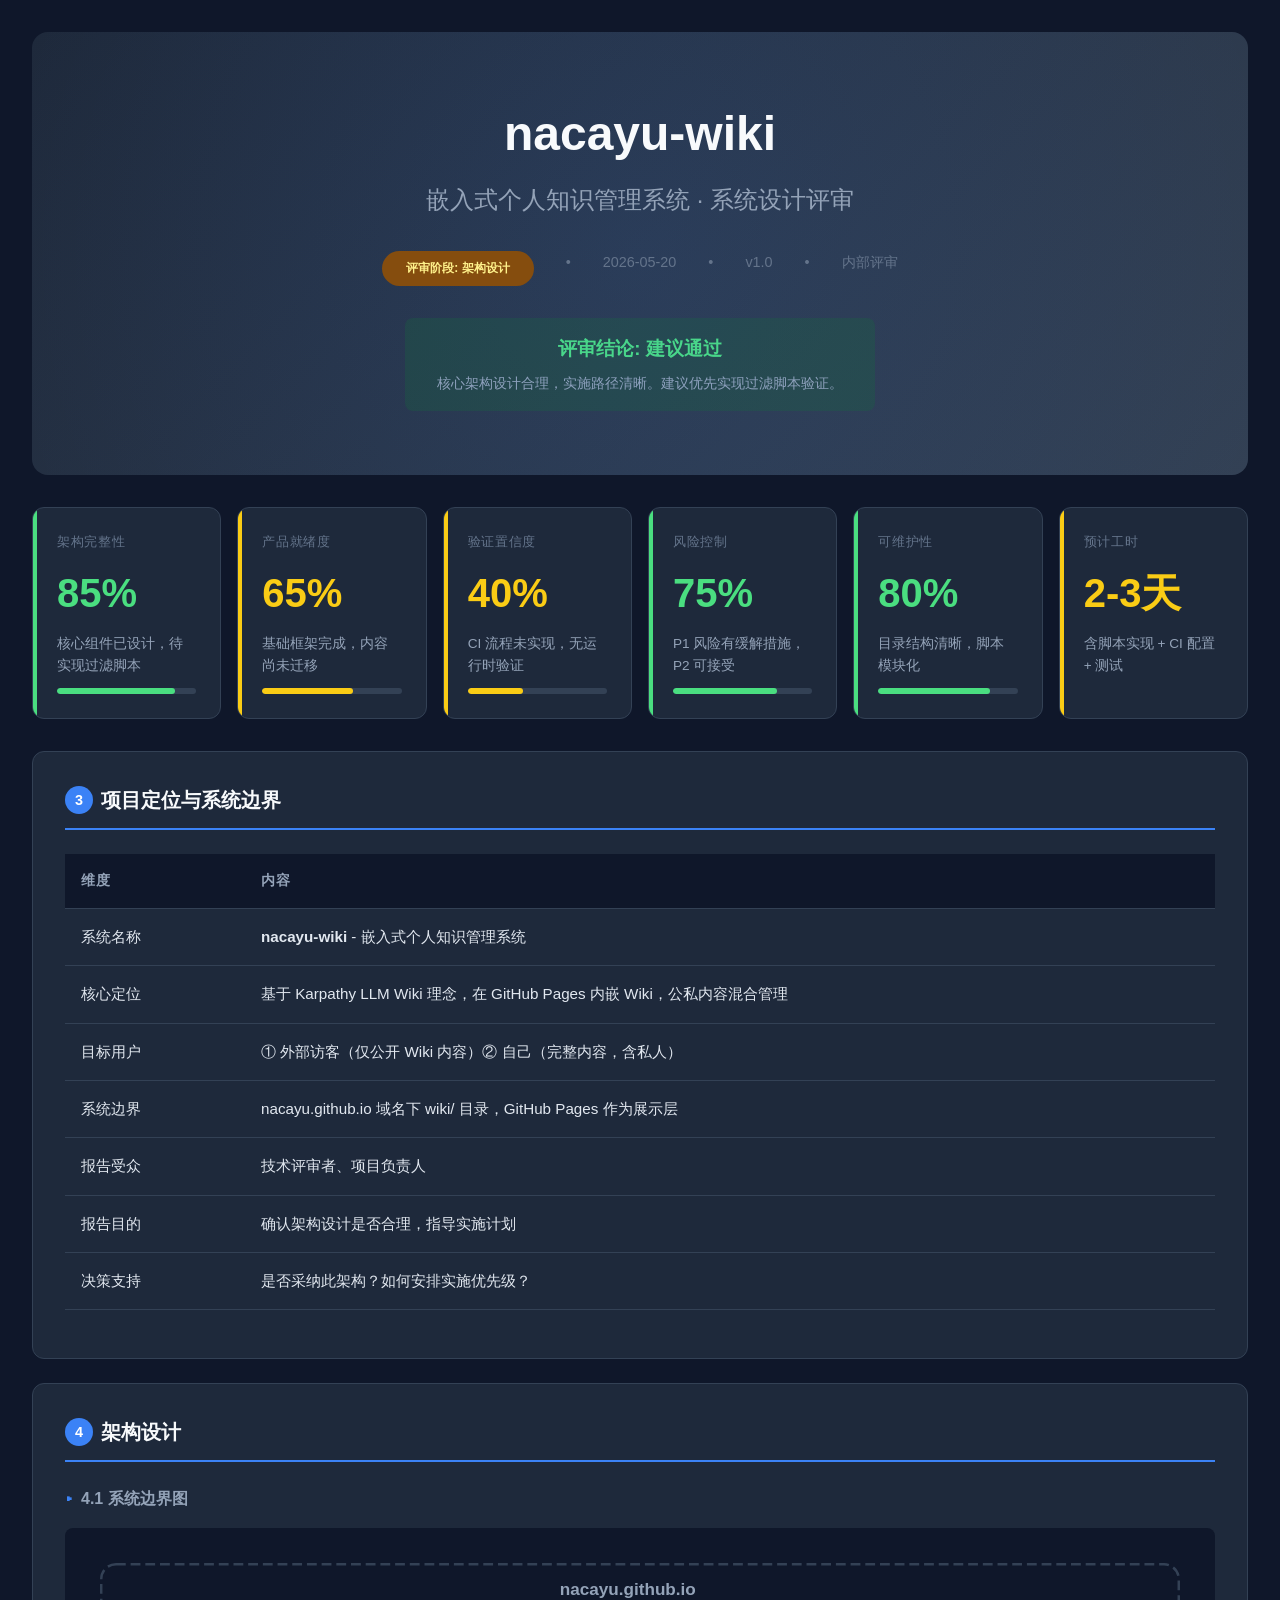
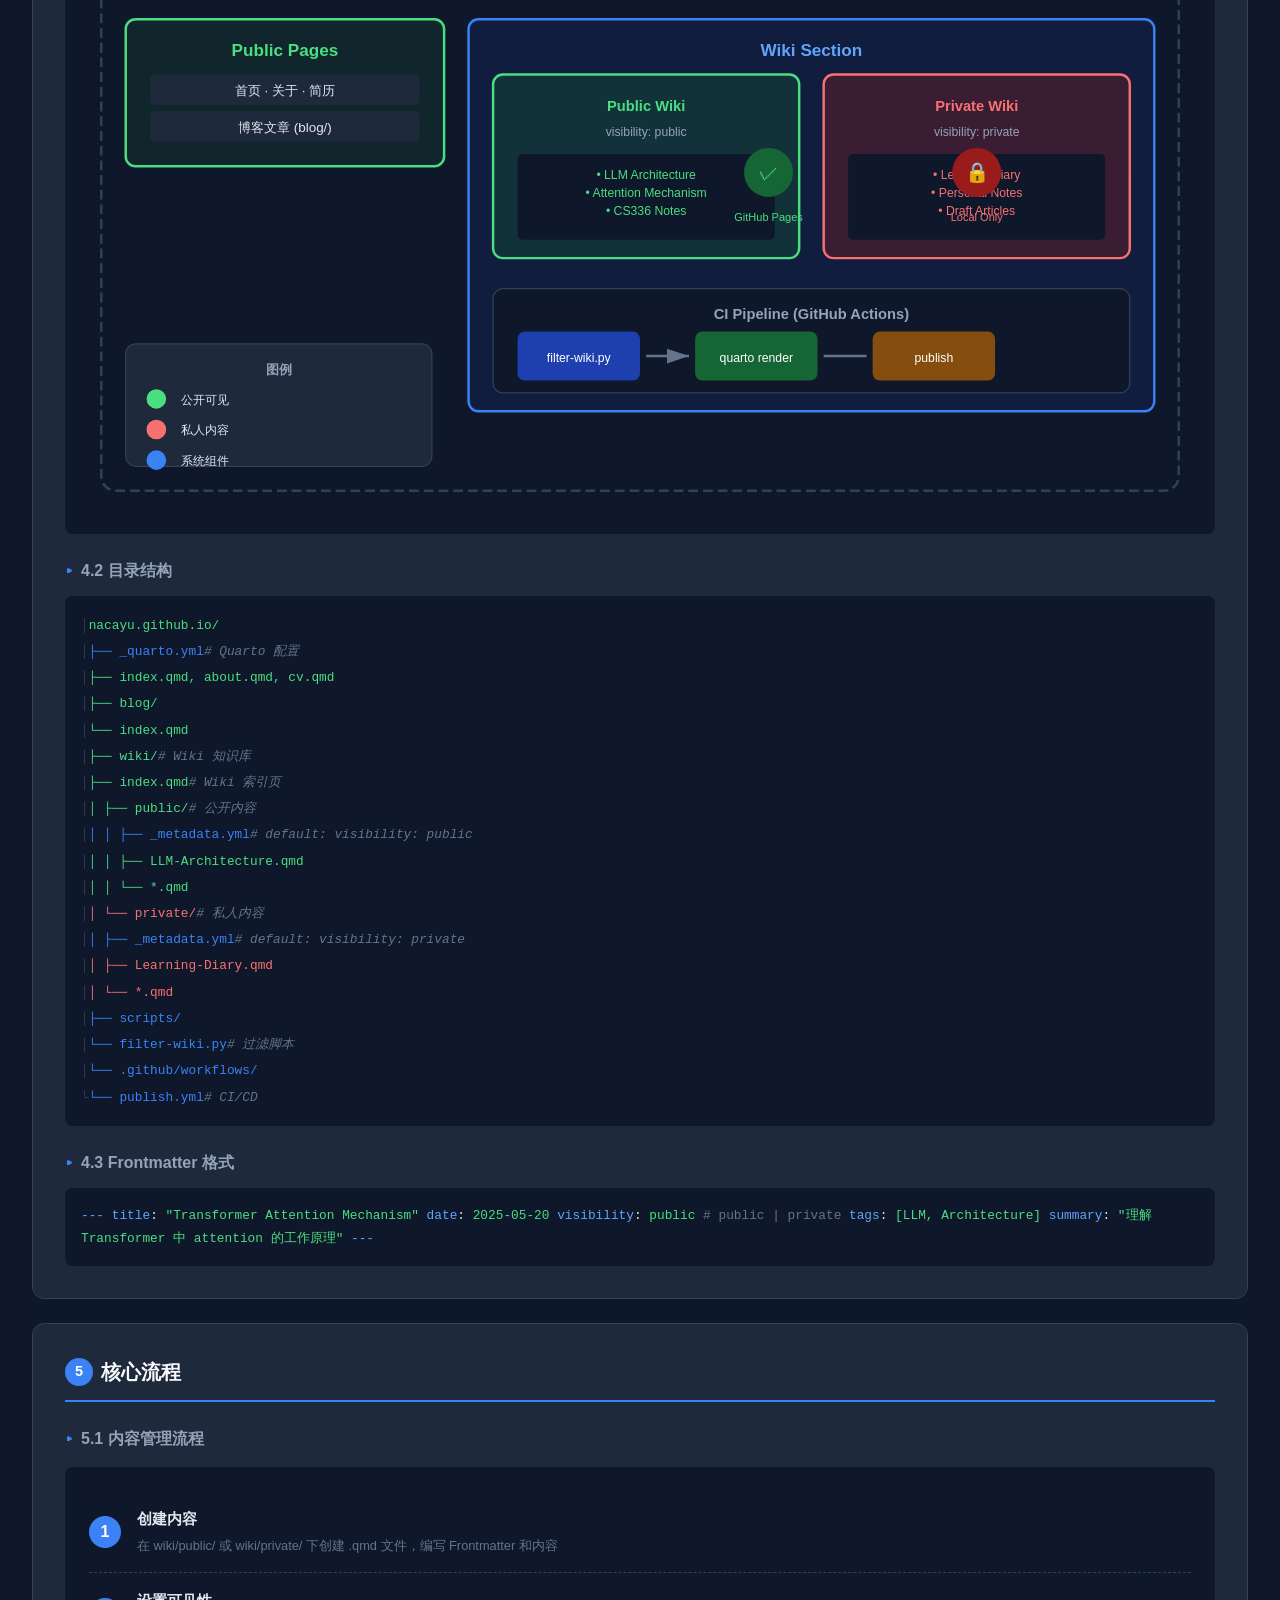
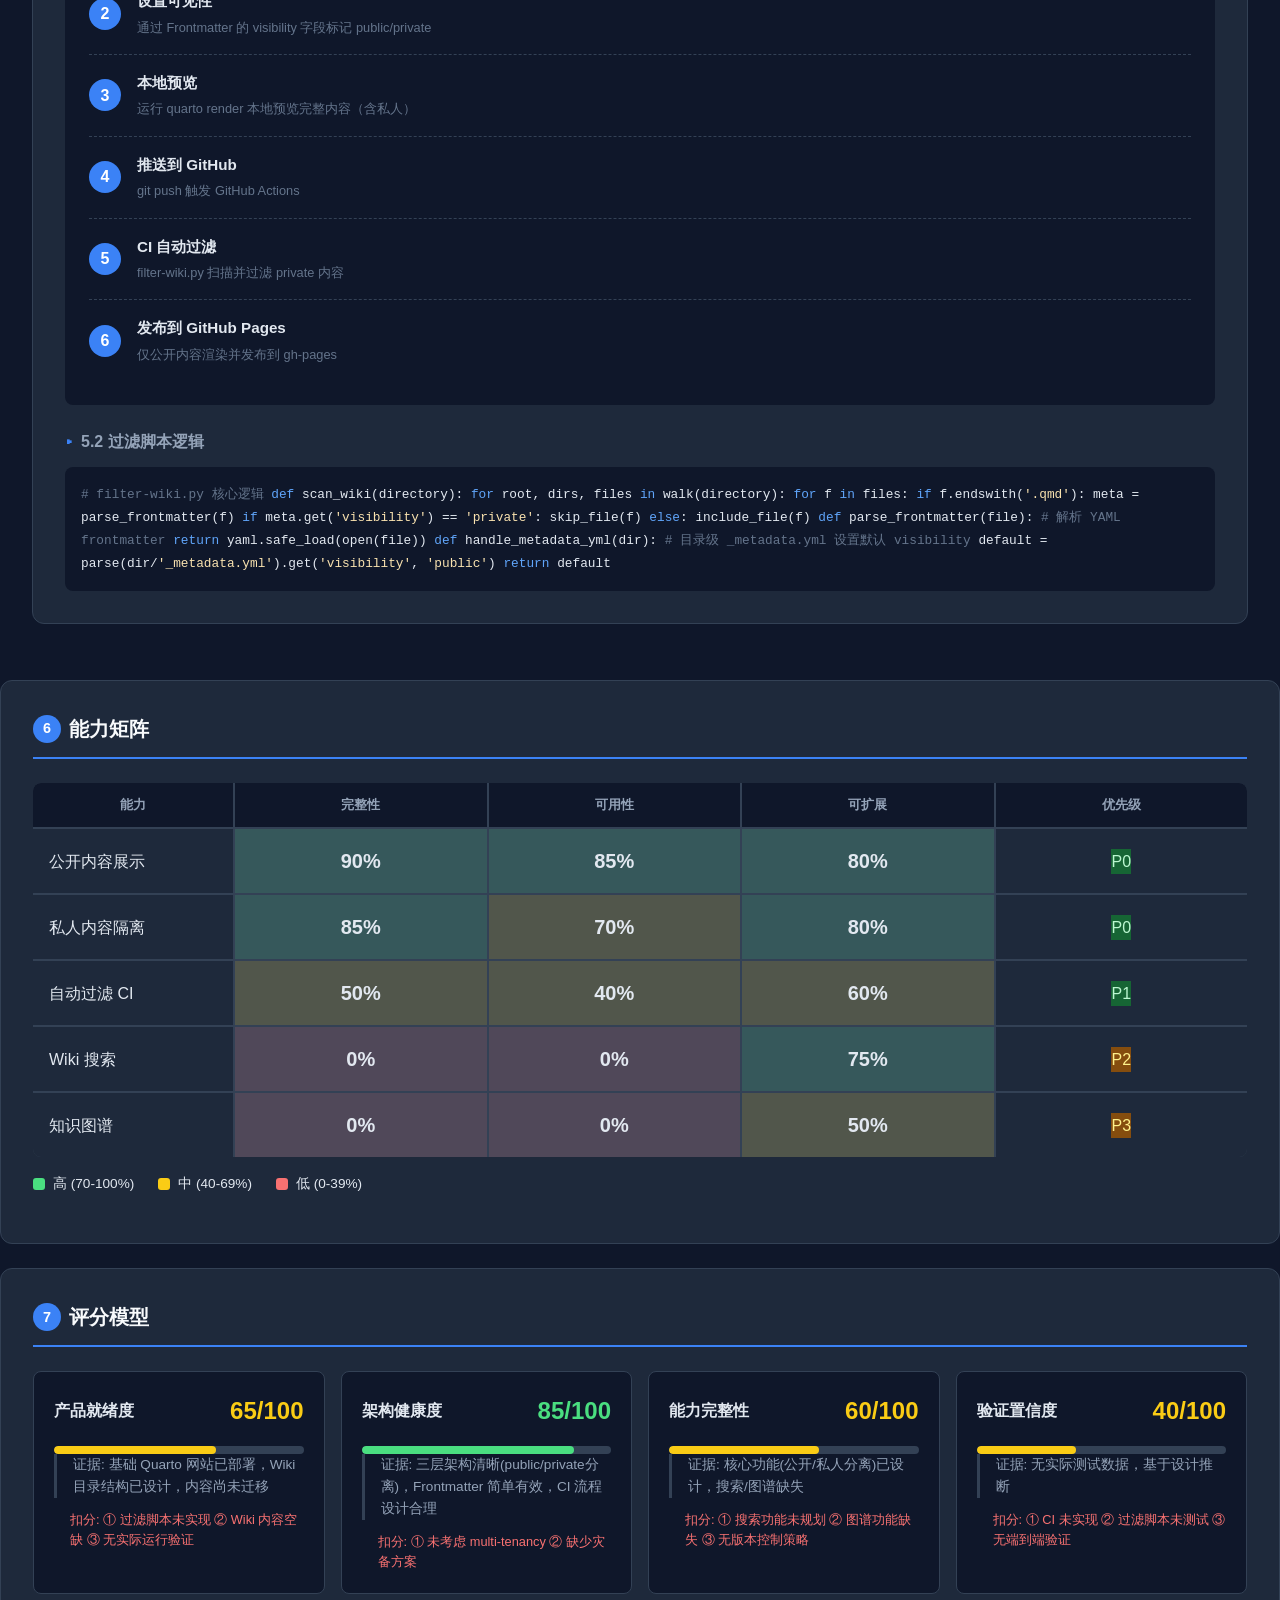
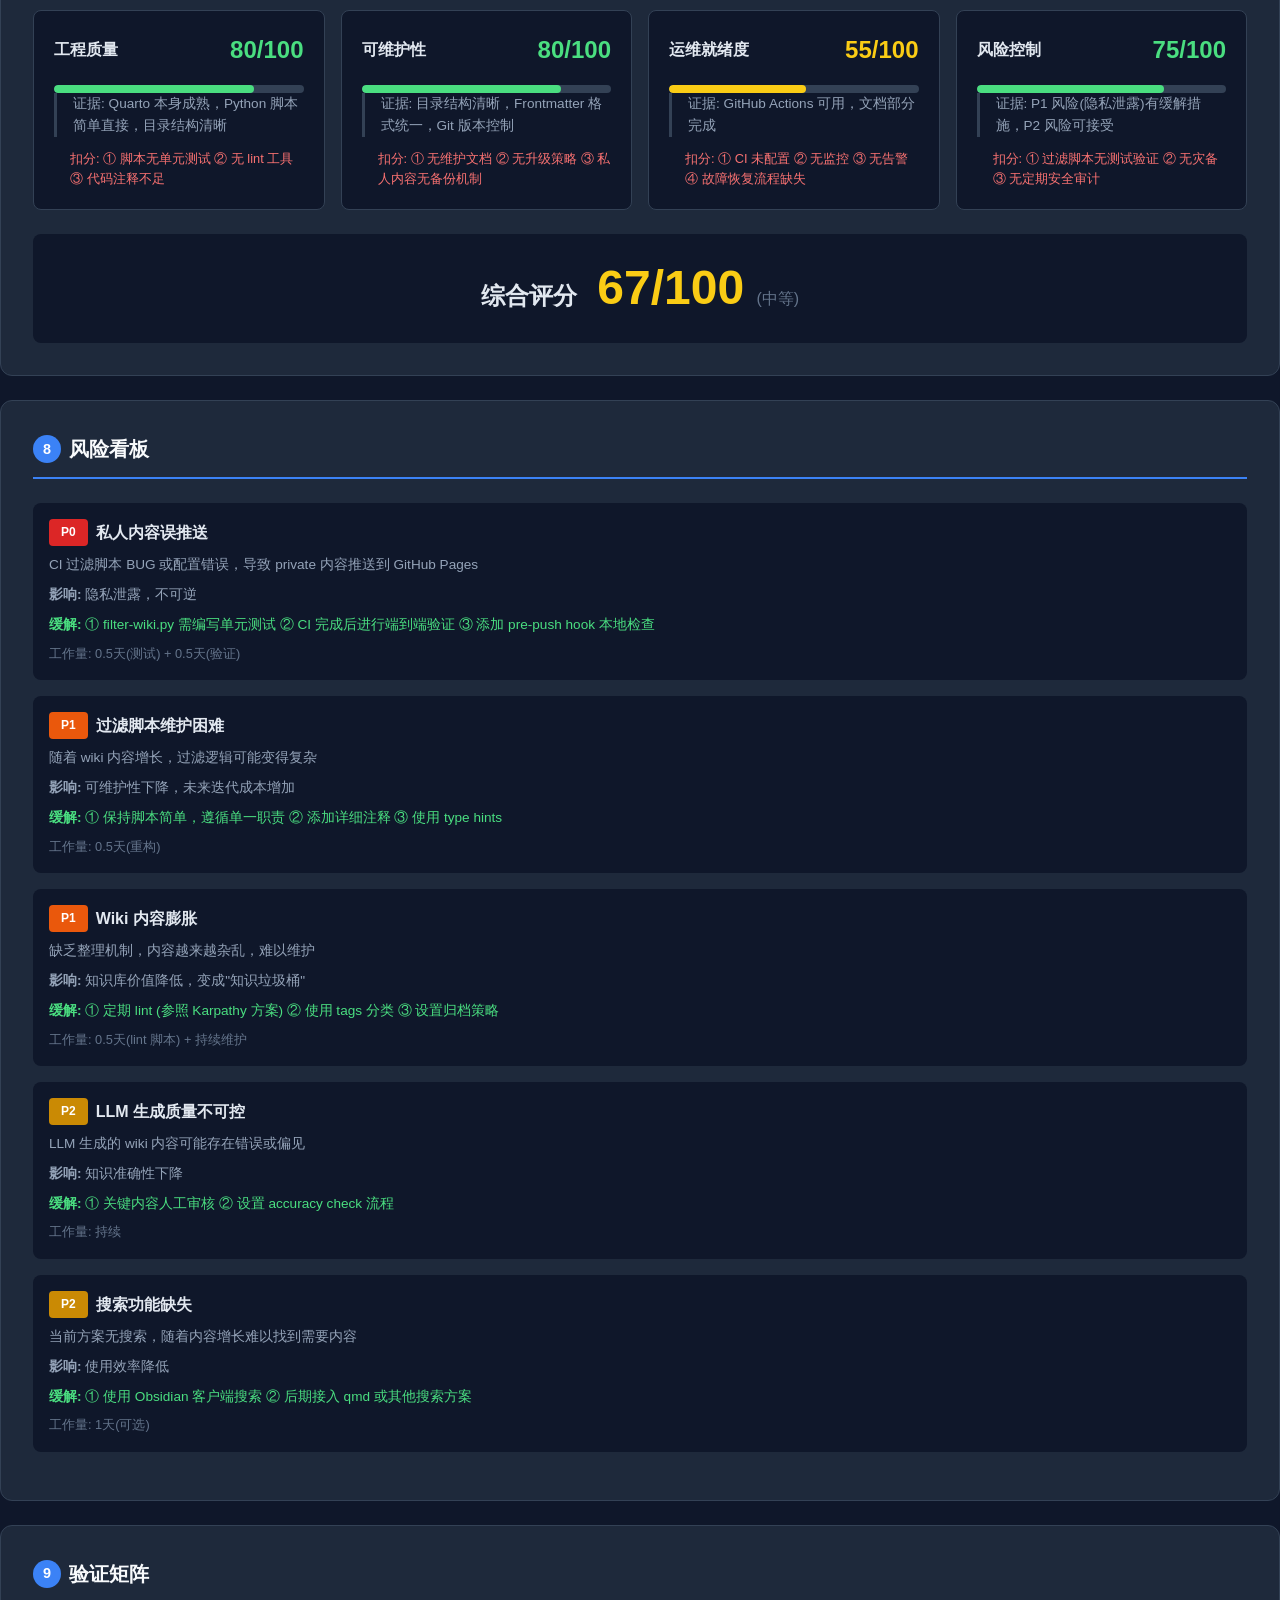
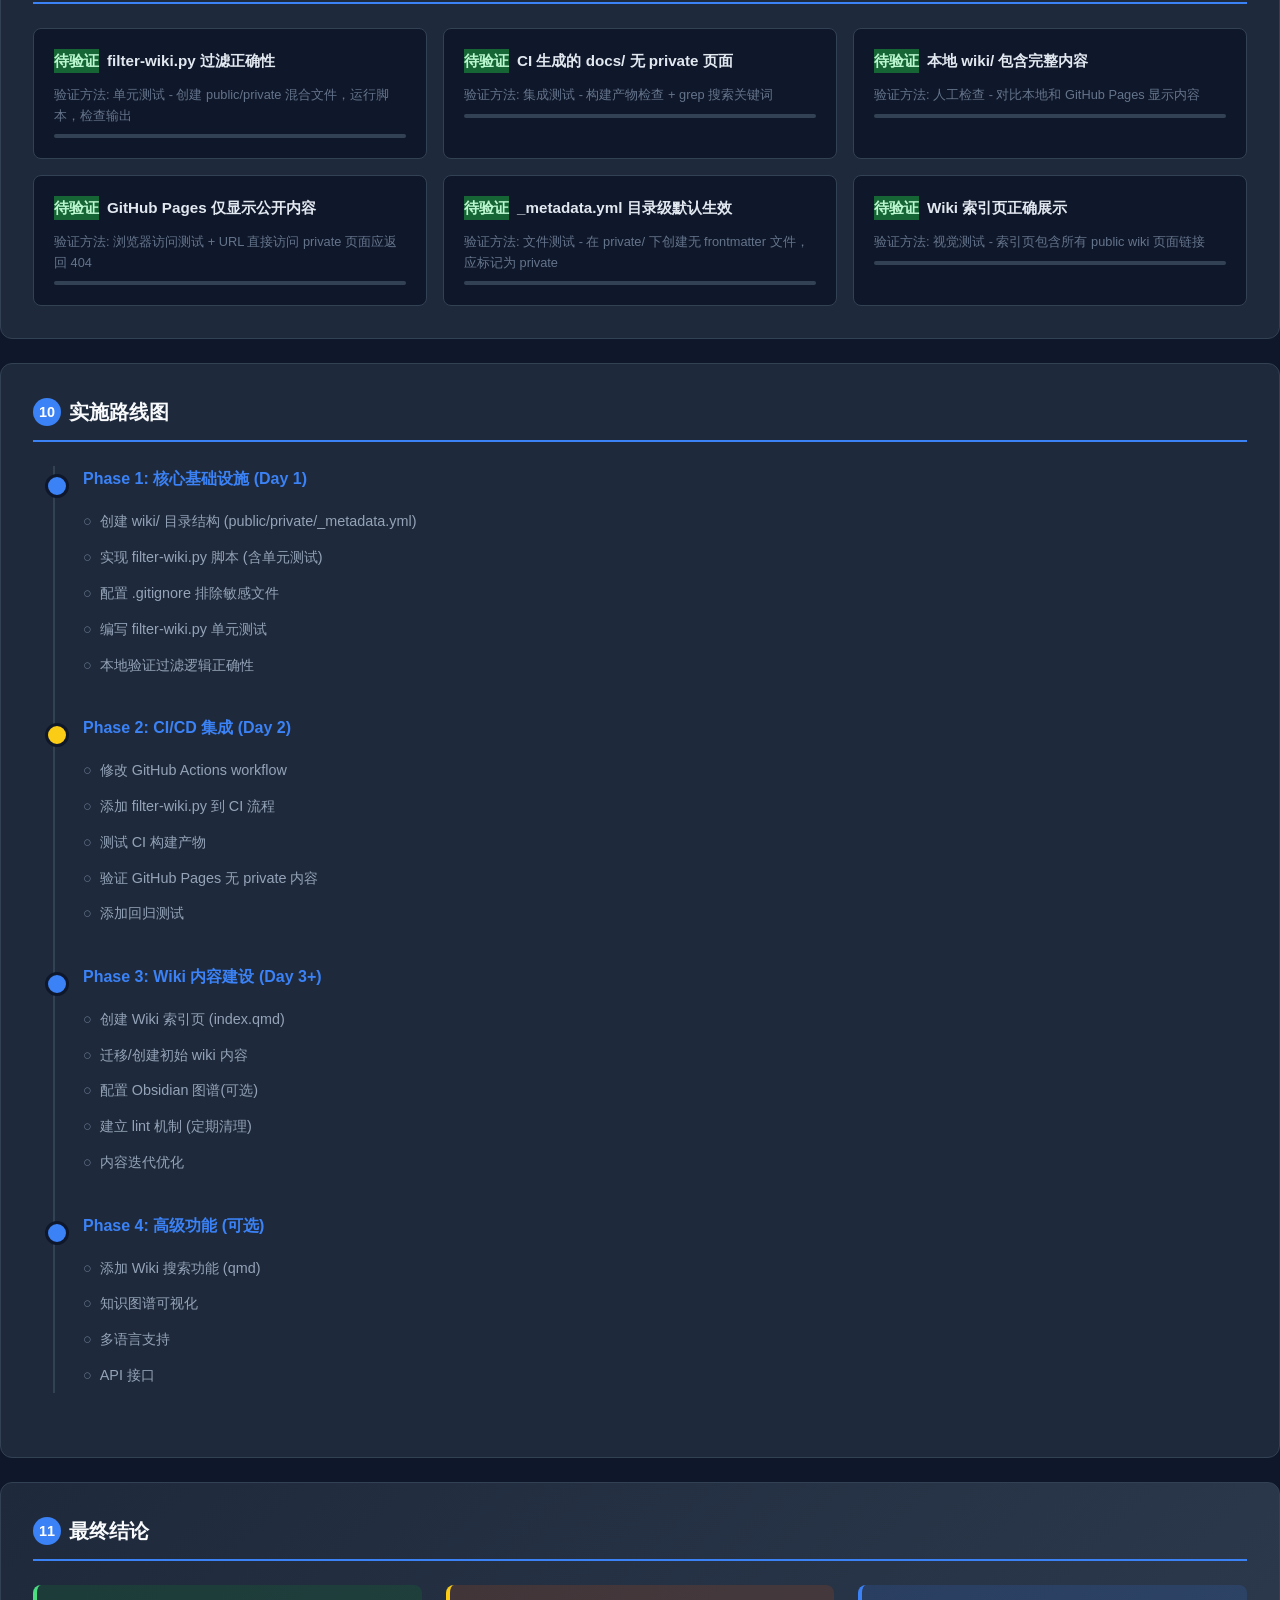
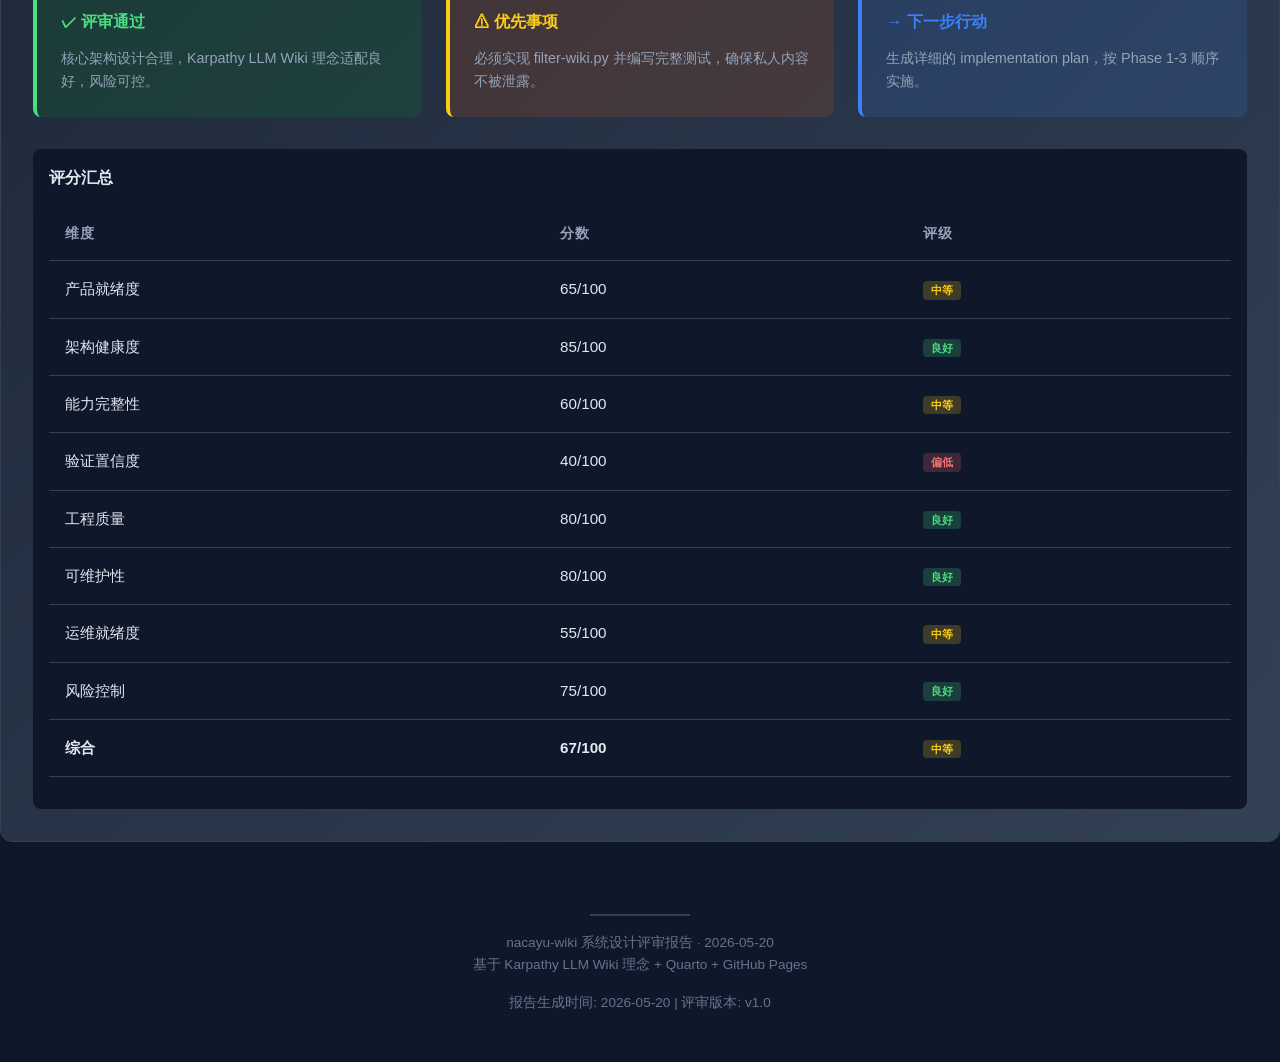
<file: docs/design-review-report.html>
<!DOCTYPE html>
<html lang="zh-CN">
<head>
<meta charset="UTF-8">
<meta name="viewport" content="width=device-width, initial-scale=1.0">
<title>设计评审报告 - nacayu-wiki 个人知识管理系统</title>
<style>
* { margin: 0; padding: 0; box-sizing: border-box; }
:root { --bg: #0f172a; --bg2: #1e293b; --border: #334155; --text: #e2e8f0; --text-dim: #94a3b8; --muted: #64748b; --green: #4ade80; --yellow: #facc15; --red: #f87171; --blue: #3b82f6; }
body { font-family: -apple-system, BlinkMacSystemFont, 'Segoe UI', Roboto, sans-serif; background: var(--bg); color: var(--text); line-height: 1.6; }
.container { max-width: 1400px; margin: 0 auto; padding: 2rem; }

/* Cover */
.cover { text-align: center; padding: 4rem 2rem; background: linear-gradient(135deg, #1e293b 0%, #334155 100%); border-radius: 16px; margin-bottom: 2rem; position: relative; overflow: hidden; }
.cover::before { content: ''; position: absolute; top: -50%; left: -50%; width: 200%; height: 200%; background: radial-gradient(circle, rgba(59,130,246,0.1) 0%, transparent 50%); }
.cover h1 { font-size: 3rem; color: #f8fafc; margin-bottom: 0.5rem; position: relative; }
.cover .subtitle { font-size: 1.5rem; color: var(--text-dim); margin-bottom: 2rem; position: relative; }
.cover .meta { display: flex; gap: 2rem; justify-content: center; flex-wrap: wrap; font-size: 0.9rem; color: var(--muted); position: relative; }
.cover .badge { display: inline-block; padding: 0.5rem 1.5rem; border-radius: 20px; font-weight: 600; }
.badge-approved { background: #166534; color: #bbf7d0; }
.badge-review { background: #854d0e; color: #fef08a; }
.verdict { margin-top: 2rem; padding: 1rem 2rem; background: rgba(22,101,52,0.3); border-radius: 8px; display: inline-block; }
.verdict h3 { color: var(--green); margin-bottom: 0.5rem; }

/* Dashboard */
.dashboard { display: grid; grid-template-columns: repeat(auto-fit, minmax(180px, 1fr)); gap: 1rem; margin-bottom: 2rem; }
.metric-card { background: var(--bg2); border-radius: 12px; padding: 1.5rem; border: 1px solid var(--border); position: relative; overflow: hidden; }
.metric-card::before { content: ''; position: absolute; top: 0; left: 0; width: 4px; height: 100%; }
.metric-card.green::before { background: var(--green); }
.metric-card.yellow::before { background: var(--yellow); }
.metric-card.red::before { background: var(--red); }
.metric-card .label { font-size: 0.8rem; color: var(--muted); margin-bottom: 0.5rem; text-transform: uppercase; letter-spacing: 0.05em; }
.metric-card .value { font-size: 2.5rem; font-weight: 700; }
.metric-card .value.green { color: var(--green); }
.metric-card .value.yellow { color: var(--yellow); }
.metric-card .value.red { color: var(--red); }
.metric-card .detail { font-size: 0.85rem; color: var(--text-dim); margin-top: 0.5rem; }
.metric-card .score-bar { height: 6px; background: var(--border); border-radius: 3px; margin-top: 0.75rem; overflow: hidden; }
.metric-card .score-bar-fill { height: 100%; border-radius: 3px; }

/* Section */
.section { background: var(--bg2); border-radius: 12px; padding: 2rem; margin-bottom: 1.5rem; border: 1px solid var(--border); }
.section h2 { font-size: 1.25rem; color: #f8fafc; margin-bottom: 1.5rem; padding-bottom: 0.75rem; border-bottom: 2px solid var(--blue); display: flex; align-items: center; gap: 0.5rem; }
.section h2 .num { background: var(--blue); color: white; width: 28px; height: 28px; border-radius: 50%; display: flex; align-items: center; justify-content: center; font-size: 0.9rem; }
.section h3 { font-size: 1rem; color: var(--text-dim); margin: 1.5rem 0 0.75rem; display: flex; align-items: center; gap: 0.5rem; }
.section h3::before { content: '▸'; color: var(--blue); }

/* Architecture Diagram - SVG */
.architecture-svg { background: var(--bg); border-radius: 8px; padding: 1.5rem; margin: 1rem 0; overflow-x: auto; }
.svg-container { width: 100%; min-height: 400px; }

/* Directory Tree */
.dirs { background: var(--bg); border-radius: 8px; padding: 1rem; font-family: 'Monaco', 'Menlo', monospace; font-size: 0.8rem; line-height: 1.8; }
.dirs .line { padding: 0.1rem 0; display: flex; align-items: center; }
.dirs .line::before { content: '│ '; color: var(--border); }
.dirs .line:last-child::before { content: '└ '; color: var(--border); }
.dirs .public { color: var(--green); }
.dirs .private { color: var(--red); }
.dirs .meta { color: var(--blue); }
.dirs .comment { color: var(--muted); font-style: italic; }

/* Table */
table { width: 100%; border-collapse: collapse; margin: 1rem 0; }
th, td { padding: 1rem; text-align: left; border-bottom: 1px solid var(--border); }
th { background: var(--bg); color: var(--text-dim); font-weight: 600; font-size: 0.85rem; text-transform: uppercase; letter-spacing: 0.05em; }
tr:hover { background: rgba(51,65,85,0.3); }
td { font-size: 0.95rem; }

/* Badges */
.badge { display: inline-block; padding: 0.25rem 0.75rem; border-radius: 4px; font-size: 0.75rem; font-weight: 600; }
.badge-p0 { background: #dc2626; color: white; }
.badge-p1 { background: #ea580c; color: white; }
.badge-p2 { background: #ca8a04; color: white; }
.badge-done { background: #166534; color: #bbf7d0; }
.badge-pending { background: #854d0e; color: #fef08a; }
.badge-progress { background: #1e40af; color: #bfdbfe; }
.badge-verified { background: #166534; color: #bbf7d0; }
.badge-unverified { background: #991b1b; color: #fecaca; }
.badge-score { padding: 0.2rem 0.5rem; border-radius: 4px; font-size: 0.7rem; font-weight: 700; }
.badge-score.green { background: rgba(74,222,128,0.2); color: var(--green); }
.badge-score.yellow { background: rgba(250,204,21,0.2); color: var(--yellow); }
.badge-score.red { background: rgba(248,113,113,0.2); color: var(--red); }

/* Score Card */
.score-grid { display: grid; grid-template-columns: repeat(auto-fit, minmax(280px, 1fr)); gap: 1rem; }
.score-card { background: var(--bg); border-radius: 8px; padding: 1.25rem; border: 1px solid var(--border); }
.score-card .header { display: flex; justify-content: space-between; align-items: center; margin-bottom: 1rem; }
.score-card .name { font-weight: 600; color: var(--text); }
.score-card .score { font-size: 1.5rem; font-weight: 700; }
.score-card .evidence { font-size: 0.85rem; color: var(--text-dim); margin-bottom: 0.75rem; padding-left: 1rem; border-left: 3px solid var(--border); }
.score-card .deductions { font-size: 0.8rem; color: var(--red); padding-left: 1rem; }
.score-card .bar { height: 8px; background: var(--border); border-radius: 4px; overflow: hidden; }
.score-card .bar-fill { height: 100%; border-radius: 4px; transition: width 0.3s; }

/* Risk Table */
.risk-table { width: 100%; }
.risk-table th, .risk-table td { padding: 1rem; }
.risk-table th { background: var(--bg); }
.risk-table .p0 { border-left: 4px solid #dc2626; }
.risk-table .p1 { border-left: 4px solid #ea580c; }
.risk-table .p2 { border-left: 4px solid #ca8a04; }
.risk-item { margin-bottom: 1rem; padding: 1rem; background: var(--bg); border-radius: 8px; }
.risk-item h4 { margin-bottom: 0.5rem; display: flex; align-items: center; gap: 0.5rem; }
.risk-item .desc { font-size: 0.85rem; color: var(--text-dim); margin-bottom: 0.5rem; }
.risk-item .fix { font-size: 0.85rem; color: var(--green); }
.risk-item .work { font-size: 0.8rem; color: var(--muted); margin-top: 0.5rem; }

/* Verification Matrix */
.verify-grid { display: grid; grid-template-columns: repeat(auto-fit, minmax(300px, 1fr)); gap: 1rem; }
.verify-card { background: var(--bg); border-radius: 8px; padding: 1.25rem; border: 1px solid var(--border); }
.verify-card h4 { font-size: 0.95rem; margin-bottom: 0.75rem; display: flex; align-items: center; gap: 0.5rem; }
.verify-card .method { font-size: 0.8rem; color: var(--muted); margin-bottom: 0.5rem; }
.verify-card .status-row { display: flex; align-items: center; gap: 0.5rem; margin-bottom: 0.5rem; }
.verify-card .progress { height: 4px; background: var(--border); border-radius: 2px; overflow: hidden; }
.verify-card .progress-fill { height: 100%; background: var(--blue); }

/* Roadmap */
.roadmap { position: relative; }
.roadmap::before { content: ''; position: absolute; left: 20px; top: 0; bottom: 0; width: 2px; background: var(--border); }
.roadmap-phase { margin-bottom: 2rem; padding-left: 50px; position: relative; }
.roadmap-phase::before { content: ''; position: absolute; left: 12px; top: 8px; width: 18px; height: 18px; border-radius: 50%; background: var(--blue); border: 3px solid var(--bg); }
.roadmap-phase h4 { color: var(--blue); margin-bottom: 0.75rem; font-size: 1rem; }
.roadmap-phase .tasks { list-style: none; }
.roadmap-phase .tasks li { padding: 0.4rem 0; font-size: 0.9rem; color: var(--text-dim); display: flex; align-items: center; gap: 0.5rem; }
.roadmap-phase .tasks li::before { content: '○'; color: var(--muted); }
.roadmap-phase.completed::before { background: var(--green); }
.roadmap-phase.in-progress::before { background: var(--yellow); }

/* Flow Chart */
.flow-container { background: var(--bg); border-radius: 8px; padding: 1.5rem; margin: 1rem 0; }
.flow-step { display: flex; align-items: center; gap: 1rem; padding: 1rem 0; border-bottom: 1px dashed var(--border); }
.flow-step:last-child { border-bottom: none; }
.flow-step .num { width: 32px; height: 32px; border-radius: 50%; background: var(--blue); color: white; display: flex; align-items: center; justify-content: center; font-weight: 700; flex-shrink: 0; }
.flow-step .desc { flex: 1; }
.flow-step .desc h5 { font-size: 0.95rem; margin-bottom: 0.25rem; }
.flow-step .desc p { font-size: 0.8rem; color: var(--muted); }
.flow-step .arrow { color: var(--blue); font-size: 1.5rem; }

/* Code Block */
.code-block { background: var(--bg); border-radius: 8px; padding: 1rem; font-family: 'Monaco', 'Menlo', monospace; font-size: 0.8rem; overflow-x: auto; line-height: 1.8; }
.code-block .key { color: #60a5fa; }
.code-block .value { color: #4ade80; }
.code-block .comment { color: #64748b; }
.code-block .string { color: #f9e2af; }

/* Heatmap / Capability Matrix */
.heatmap { display: grid; grid-template-columns: 200px repeat(4, 1fr); gap: 2px; background: var(--border); border-radius: 8px; overflow: hidden; }
.heatmap-header { background: var(--bg); padding: 0.75rem; text-align: center; font-size: 0.8rem; font-weight: 600; color: var(--text-dim); }
.heatmap-row { display: contents; }
.heatmap-cell { padding: 1rem; display: flex; align-items: center; justify-content: center; background: var(--bg2); }
.heatmap-cell .score { font-size: 1.25rem; font-weight: 700; }
.heatmap-cell .label { font-size: 0.75rem; color: var(--muted); margin-top: 0.25rem; }
.heatmap-cell.full { background: rgba(74,222,128,0.15); }
.heatmap-cell.partial { background: rgba(250,204,21,0.15); }
.heatmap-cell.empty { background: rgba(248,113,113,0.15); }

/* Legend */
.legend { display: flex; gap: 1.5rem; margin: 1rem 0; flex-wrap: wrap; font-size: 0.85rem; }
.legend-item { display: flex; align-items: center; gap: 0.5rem; }
.legend-dot { width: 12px; height: 12px; border-radius: 3px; }
.legend-dot.green { background: var(--green); }
.legend-dot.yellow { background: var(--yellow); }
.legend-dot.red { background: var(--red); }

/* Footer */
.footer { text-align: center; padding: 3rem 2rem; color: var(--muted); font-size: 0.85rem; }
.footer .divider { width: 100px; height: 2px; background: var(--border); margin: 0 auto 1rem; }

/* Responsive */
@media (max-width: 768px) {
  .container { padding: 1rem; }
  .cover h1 { font-size: 2rem; }
  .dashboard { grid-template-columns: repeat(2, 1fr); }
  .score-grid { grid-template-columns: 1fr; }
  .heatmap { grid-template-columns: 150px repeat(4, 1fr); font-size: 0.8rem; }
}
</style>
</head>
<body>
<div class="container">

<!-- ========== 1. COVER ========== -->
<div class="cover">
  <h1>nacayu-wiki</h1>
  <p class="subtitle">嵌入式个人知识管理系统 · 系统设计评审</p>
  <div class="meta">
    <span class="badge badge-review">评审阶段: 架构设计</span>
    <span>•</span>
    <span>2026-05-20</span>
    <span>•</span>
    <span>v1.0</span>
    <span>•</span>
    <span>内部评审</span>
  </div>
  <div class="verdict">
    <h3>评审结论: 建议通过</h3>
    <p style="color: var(--text-dim); font-size: 0.9rem;">核心架构设计合理，实施路径清晰。建议优先实现过滤脚本验证。</p>
  </div>
</div>

<!-- ========== 2. EXECUTIVE DASHBOARD ========== -->
<div class="dashboard">
  <div class="metric-card green">
    <div class="label">架构完整性</div>
    <div class="value green">85%</div>
    <div class="detail">核心组件已设计，待实现过滤脚本</div>
    <div class="score-bar"><div class="score-bar-fill" style="width: 85%; background: var(--green);"></div></div>
  </div>
  <div class="metric-card yellow">
    <div class="label">产品就绪度</div>
    <div class="value yellow">65%</div>
    <div class="detail">基础框架完成，内容尚未迁移</div>
    <div class="score-bar"><div class="score-bar-fill" style="width: 65%; background: var(--yellow);"></div></div>
  </div>
  <div class="metric-card yellow">
    <div class="label">验证置信度</div>
    <div class="value yellow">40%</div>
    <div class="detail">CI 流程未实现，无运行时验证</div>
    <div class="score-bar"><div class="score-bar-fill" style="width: 40%; background: var(--yellow);"></div></div>
  </div>
  <div class="metric-card green">
    <div class="label">风险控制</div>
    <div class="value green">75%</div>
    <div class="detail">P1 风险有缓解措施，P2 可接受</div>
    <div class="score-bar"><div class="score-bar-fill" style="width: 75%; background: var(--green);"></div></div>
  </div>
  <div class="metric-card green">
    <div class="label">可维护性</div>
    <div class="value green">80%</div>
    <div class="detail">目录结构清晰，脚本模块化</div>
    <div class="score-bar"><div class="score-bar-fill" style="width: 80%; background: var(--green);"></div></div>
  </div>
  <div class="metric-card yellow">
    <div class="label">预计工时</div>
    <div class="value yellow">2-3天</div>
    <div class="detail">含脚本实现 + CI 配置 + 测试</div>
  </div>
</div>

<!-- ========== 3. PROJECT POSITIONING ========== -->
<div class="section">
  <h2><span class="num">3</span>项目定位与系统边界</h2>
  <table>
    <tr><th style="width: 180px;">维度</th><th>内容</th></tr>
    <tr><td>系统名称</td><td><strong>nacayu-wiki</strong> - 嵌入式个人知识管理系统</td></tr>
    <tr><td>核心定位</td><td>基于 Karpathy LLM Wiki 理念，在 GitHub Pages 内嵌 Wiki，公私内容混合管理</td></tr>
    <tr><td>目标用户</td><td>① 外部访客（仅公开 Wiki 内容）② 自己（完整内容，含私人）</td></tr>
    <tr><td>系统边界</td><td>nacayu.github.io 域名下 wiki/ 目录，GitHub Pages 作为展示层</td></tr>
    <tr><td>报告受众</td><td>技术评审者、项目负责人</td></tr>
    <tr><td>报告目的</td><td>确认架构设计是否合理，指导实施计划</td></tr>
    <tr><td>决策支持</td><td>是否采纳此架构？如何安排实施优先级？</td></tr>
  </table>
</div>

<!-- ========== 4. ARCHITECTURE ========== -->
<div class="section">
  <h2><span class="num">4</span>架构设计</h2>
  
  <h3>4.1 系统边界图</h3>
  <div class="architecture-svg">
    <svg viewBox="0 0 900 450" class="svg-container" xmlns="http://www.w3.org/2000/svg">
      <!-- Outer boundary -->
      <rect x="10" y="10" width="880" height="430" rx="12" fill="none" stroke="#334155" stroke-width="2" stroke-dasharray="8,4"/>
      <text x="440" y="35" text-anchor="middle" fill="#94a3b8" font-size="14" font-weight="600">nacayu.github.io</text>
      
      <!-- Public Pages Box -->
      <rect x="30" y="55" width="260" height="120" rx="8" fill="#166534" fill-opacity="0.2" stroke="#4ade80" stroke-width="2"/>
      <text x="160" y="85" text-anchor="middle" fill="#4ade80" font-size="14" font-weight="700">Public Pages</text>
      <rect x="50" y="100" width="220" height="25" rx="4" fill="#1e293b"/>
      <text x="160" y="117" text-anchor="middle" fill="#e2e8f0" font-size="11">首页 · 关于 · 简历</text>
      <rect x="50" y="130" width="220" height="25" rx="4" fill="#1e293b"/>
      <text x="160" y="147" text-anchor="middle" fill="#e2e8f0" font-size="11">博客文章 (blog/)</text>
      
      <!-- Wiki Section -->
      <rect x="310" y="55" width="560" height="320" rx="8" fill="#1e40af" fill-opacity="0.15" stroke="#3b82f6" stroke-width="2"/>
      <text x="590" y="85" text-anchor="middle" fill="#60a5fa" font-size="14" font-weight="700">Wiki Section</text>
      
      <!-- Public Wiki -->
      <rect x="330" y="100" width="250" height="150" rx="8" fill="#166534" fill-opacity="0.3" stroke="#4ade80" stroke-width="2"/>
      <text x="455" y="130" text-anchor="middle" fill="#4ade80" font-size="12" font-weight="600">Public Wiki</text>
      <text x="455" y="150" text-anchor="middle" fill="#94a3b8" font-size="10">visibility: public</text>
      <rect x="350" y="165" width="210" height="70" rx="4" fill="#0f172a"/>
      <text x="455" y="185" text-anchor="middle" fill="#4ade80" font-size="10">• LLM Architecture</text>
      <text x="455" y="200" text-anchor="middle" fill="#4ade80" font-size="10">• Attention Mechanism</text>
      <text x="455" y="215" text-anchor="middle" fill="#4ade80" font-size="10">• CS336 Notes</text>
      <circle cx="555" cy="180" r="20" fill="#166534"/>
      <text x="555" y="185" text-anchor="middle" fill="#4ade80" font-size="16">✓</text>
      <text x="555" y="220" text-anchor="middle" fill="#4ade80" font-size="9">GitHub Pages</text>
      
      <!-- Private Wiki -->
      <rect x="600" y="100" width="250" height="150" rx="8" fill="#991b1b" fill-opacity="0.3" stroke="#f87171" stroke-width="2"/>
      <text x="725" y="130" text-anchor="middle" fill="#f87171" font-size="12" font-weight="600">Private Wiki</text>
      <text x="725" y="150" text-anchor="middle" fill="#94a3b8" font-size="10">visibility: private</text>
      <rect x="620" y="165" width="210" height="70" rx="4" fill="#0f172a"/>
      <text x="725" y="185" text-anchor="middle" fill="#f87171" font-size="10">• Learning Diary</text>
      <text x="725" y="200" text-anchor="middle" fill="#f87171" font-size="10">• Personal Notes</text>
      <text x="725" y="215" text-anchor="middle" fill="#f87171" font-size="10">• Draft Articles</text>
      <circle cx="725" cy="180" r="20" fill="#991b1b"/>
      <text x="725" y="185" text-anchor="middle" fill="#f87171" font-size="16">🔒</text>
      <text x="725" y="220" text-anchor="middle" fill="#f87171" font-size="9">Local Only</text>
      
      <!-- CI Pipeline -->
      <rect x="330" y="275" width="520" height="85" rx="8" fill="#0f172a" stroke="#334155" stroke-width="1"/>
      <text x="590" y="300" text-anchor="middle" fill="#94a3b8" font-size="12" font-weight="600">CI Pipeline (GitHub Actions)</text>
      
      <!-- Filter Step -->
      <rect x="350" y="310" width="100" height="40" rx="6" fill="#1e40af"/>
      <text x="400" y="335" text-anchor="middle" fill="white" font-size="10">filter-wiki.py</text>
      
      <!-- Arrow -->
      <line x1="455" y1="330" x2="490" y2="330" stroke="#64748b" stroke-width="2" marker-end="url(#arrow)"/>
      
      <!-- Render Step -->
      <rect x="495" y="310" width="100" height="40" rx="6" fill="#166534"/>
      <text x="545" y="335" text-anchor="middle" fill="white" font-size="10">quarto render</text>
      
      <!-- Arrow -->
      <line x1="600" y1="330" x2="635" y2="330" stroke="#64748b" stroke-width="2"/>
      
      <!-- Publish Step -->
      <rect x="640" y="310" width="100" height="40" rx="6" fill="#854d0e"/>
      <text x="690" y="335" text-anchor="middle" fill="white" font-size="10">publish</text>
      
      <!-- Legend -->
      <rect x="30" y="320" width="250" height="100" rx="8" fill="#1e293b" stroke="#334155"/>
      <text x="155" y="345" text-anchor="middle" fill="#94a3b8" font-size="11" font-weight="600">图例</text>
      <circle cx="55" cy="365" r="8" fill="#4ade80"/>
      <text x="75" y="369" fill="#e2e8f0" font-size="10">公开可见</text>
      <circle cx="55" cy="390" r="8" fill="#f87171"/>
      <text x="75" y="394" fill="#e2e8f0" font-size="10">私人内容</text>
      <circle cx="55" cy="415" r="8" fill="#3b82f6"/>
      <text x="75" y="419" fill="#e2e8f0" font-size="10">系统组件</text>
      
      <!-- Arrow marker -->
      <defs>
        <marker id="arrow" markerWidth="10" markerHeight="10" refX="9" refY="3" orient="auto">
          <path d="M0,0 L0,6 L9,3 z" fill="#64748b"/>
        </marker>
      </defs>
    </svg>
  </div>
  
  <h3>4.2 目录结构</h3>
  <div class="dirs">
    <div class="line public"><span class="public">nacayu.github.io/</span></div>
    <div class="line meta"><span class="meta">├── _quarto.yml</span> <span class="comment"># Quarto 配置</span></div>
    <div class="line public"><span class="public">├── index.qmd, about.qmd, cv.qmd</span></div>
    <div class="line public"><span class="public">├── blog/</span></div>
    <div class="line public indent">└── index.qmd</div>
    <div class="line public"><span class="public">├── wiki/</span> <span class="comment"># Wiki 知识库</span></div>
    <div class="line public indent">├── index.qmd <span class="comment"># Wiki 索引页</span></div>
    <div class="line public"><span class="public">│   ├── public/</span> <span class="comment"># 公开内容</span></div>
    <div class="line meta indent">│   │   ├── _metadata.yml <span class="comment"># default: visibility: public</span></div>
    <div class="line public indent">│   │   ├── LLM-Architecture.qmd</div>
    <div class="line public indent">│   │   └── *.qmd</div>
    <div class="line private"><span class="private">│   └── private/</span> <span class="comment"># 私人内容</span></div>
    <div class="line meta indent">│       ├── _metadata.yml <span class="comment"># default: visibility: private</span></div>
    <div class="line private indent">│       ├── Learning-Diary.qmd</div>
    <div class="line private indent">│       └── *.qmd</div>
    <div class="line meta"><span class="meta">├── scripts/</span></div>
    <div class="line meta indent">└── filter-wiki.py <span class="comment"># 过滤脚本</span></div>
    <div class="line meta"><span class="meta">└── .github/workflows/</span></div>
    <div class="line meta indent">└── publish.yml <span class="comment"># CI/CD</span></div>
  </div>
  
  <h3>4.3 Frontmatter 格式</h3>
  <div class="code-block">
<span class="key">---</span>
<span class="key">title</span>: <span class="value">"Transformer Attention Mechanism"</span>
<span class="key">date</span>: <span class="value">2025-05-20</span>
<span class="key">visibility</span>: <span class="value">public</span>  <span class="comment"># public | private</span>
<span class="key">tags</span>: <span class="value">[LLM, Architecture]</span>
<span class="key">summary</span>: <span class="value">"理解 Transformer 中 attention 的工作原理"</span>
<span class="key">---</span>
  </div>
</div>

<!-- ========== 5. PROCESS ========== -->
<div class="section">
  <h2><span class="num">5</span>核心流程</h2>
  
  <h3>5.1 内容管理流程</h3>
  <div class="flow-container">
    <div class="flow-step">
      <div class="num">1</div>
      <div class="desc">
        <h5>创建内容</h5>
        <p>在 wiki/public/ 或 wiki/private/ 下创建 .qmd 文件，编写 Frontmatter 和内容</p>
      </div>
    </div>
    <div class="flow-step">
      <div class="num">2</div>
      <div class="desc">
        <h5>设置可见性</h5>
        <p>通过 Frontmatter 的 visibility 字段标记 public/private</p>
      </div>
    </div>
    <div class="flow-step">
      <div class="num">3</div>
      <div class="desc">
        <h5>本地预览</h5>
        <p>运行 quarto render 本地预览完整内容（含私人）</p>
      </div>
    </div>
    <div class="flow-step">
      <div class="num">4</div>
      <div class="desc">
        <h5>推送到 GitHub</h5>
        <p>git push 触发 GitHub Actions</p>
      </div>
    </div>
    <div class="flow-step">
      <div class="num">5</div>
      <div class="desc">
        <h5>CI 自动过滤</h5>
        <p>filter-wiki.py 扫描并过滤 private 内容</p>
      </div>
    </div>
    <div class="flow-step">
      <div class="num">6</div>
      <div class="desc">
        <h5>发布到 GitHub Pages</h5>
        <p>仅公开内容渲染并发布到 gh-pages</p>
      </div>
    </div>
  </div>
  
  <h3>5.2 过滤脚本逻辑</h3>
  <div class="code-block">
<span class="comment"># filter-wiki.py 核心逻辑</span>
<span class="key">def</span> scan_wiki(directory):
    <span class="key">for</span> root, dirs, files <span class="key">in</span> walk(directory):
        <span class="key">for</span> f <span class="key">in</span> files:
            <span class="key">if</span> f.endswith(<span class="string">'.qmd'</span>):
                meta = parse_frontmatter(f)
                <span class="key">if</span> meta.get(<span class="string">'visibility'</span>) == <span class="string">'private'</span>:
                    skip_file(f)
                <span class="key">else</span>:
                    include_file(f)

<span class="key">def</span> parse_frontmatter(file):
    <span class="comment"># 解析 YAML frontmatter</span>
    <span class="key">return</span> yaml.safe_load(open(file))

<span class="key">def</span> handle_metadata_yml(dir):
    <span class="comment"># 目录级 _metadata.yml 设置默认 visibility</span>
    default = parse(dir/<span class="string">'_metadata.yml'</span>).get(<span class="string">'visibility'</span>, <span class="string">'public'</span>)
    <span class="key">return</span> default
  </div>
</div>
</div>

<!-- ========== 6. CAPABILITY MATRIX ========== -->
<div class="section">
  <h2><span class="num">6</span>能力矩阵</h2>
  <div class="heatmap">
    <div class="heatmap-header">能力</div>
    <div class="heatmap-header">完整性</div>
    <div class="heatmap-header">可用性</div>
    <div class="heatmap-header">可扩展</div>
    <div class="heatmap-header">优先级</div>
    
    <div class="heatmap-row">
      <div class="heatmap-cell" style="justify-content: flex-start; padding-left: 1rem;">公开内容展示</div>
      <div class="heatmap-cell full"><span class="score green">90%</span></div>
      <div class="heatmap-cell full"><span class="score green">85%</span></div>
      <div class="heatmap-cell full"><span class="score green">80%</span></div>
      <div class="heatmap-cell"><span class="badge-done">P0</span></div>
    </div>
    <div class="heatmap-row">
      <div class="heatmap-cell" style="justify-content: flex-start; padding-left: 1rem;">私人内容隔离</div>
      <div class="heatmap-cell full"><span class="score green">85%</span></div>
      <div class="heatmap-cell partial"><span class="score yellow">70%</span></div>
      <div class="heatmap-cell full"><span class="score green">80%</span></div>
      <div class="heatmap-cell"><span class="badge-done">P0</span></div>
    </div>
    <div class="heatmap-row">
      <div class="heatmap-cell" style="justify-content: flex-start; padding-left: 1rem;">自动过滤 CI</div>
      <div class="heatmap-cell partial"><span class="score yellow">50%</span></div>
      <div class="heatmap-cell partial"><span class="score yellow">40%</span></div>
      <div class="heatmap-cell partial"><span class="score yellow">60%</span></div>
      <div class="heatmap-cell"><span class="badge-done">P1</span></div>
    </div>
    <div class="heatmap-row">
      <div class="heatmap-cell" style="justify-content: flex-start; padding-left: 1rem;">Wiki 搜索</div>
      <div class="heatmap-cell empty"><span class="score red">0%</span></div>
      <div class="heatmap-cell empty"><span class="score red">0%</span></div>
      <div class="heatmap-cell full"><span class="score green">75%</span></div>
      <div class="heatmap-cell"><span class="badge-pending">P2</span></div>
    </div>
    <div class="heatmap-row">
      <div class="heatmap-cell" style="justify-content: flex-start; padding-left: 1rem;">知识图谱</div>
      <div class="heatmap-cell empty"><span class="score red">0%</span></div>
      <div class="heatmap-cell empty"><span class="score red">0%</span></div>
      <div class="heatmap-cell partial"><span class="score yellow">50%</span></div>
      <div class="heatmap-cell"><span class="badge-pending">P3</span></div>
    </div>
  </div>
  <div class="legend">
    <div class="legend-item"><div class="legend-dot green"></div>高 (70-100%)</div>
    <div class="legend-item"><div class="legend-dot yellow"></div>中 (40-69%)</div>
    <div class="legend-item"><div class="legend-dot red"></div>低 (0-39%)</div>
  </div>
</div>

<!-- ========== 7. SCORING ========== -->
<div class="section">
  <h2><span class="num">7</span>评分模型</h2>
  <div class="score-grid">
    <div class="score-card">
      <div class="header">
        <span class="name">产品就绪度</span>
        <span class="score" style="color: var(--yellow);">65/100</span>
      </div>
      <div class="bar"><div class="bar-fill" style="width: 65%; background: var(--yellow);"></div></div>
      <div class="evidence">证据: 基础 Quarto 网站已部署，Wiki 目录结构已设计，内容尚未迁移</div>
      <div class="deductions">扣分: ① 过滤脚本未实现 ② Wiki 内容空缺 ③ 无实际运行验证</div>
    </div>
    
    <div class="score-card">
      <div class="header">
        <span class="name">架构健康度</span>
        <span class="score" style="color: var(--green);">85/100</span>
      </div>
      <div class="bar"><div class="bar-fill" style="width: 85%; background: var(--green);"></div></div>
      <div class="evidence">证据: 三层架构清晰(public/private分离)，Frontmatter 简单有效，CI 流程设计合理</div>
      <div class="deductions">扣分: ① 未考虑 multi-tenancy ② 缺少灾备方案</div>
    </div>
    
    <div class="score-card">
      <div class="header">
        <span class="name">能力完整性</span>
        <span class="score" style="color: var(--yellow);">60/100</span>
      </div>
      <div class="bar"><div class="bar-fill" style="width: 60%; background: var(--yellow);"></div></div>
      <div class="evidence">证据: 核心功能(公开/私人分离)已设计，搜索/图谱缺失</div>
      <div class="deductions">扣分: ① 搜索功能未规划 ② 图谱功能缺失 ③ 无版本控制策略</div>
    </div>
    
    <div class="score-card">
      <div class="header">
        <span class="name">验证置信度</span>
        <span class="score" style="color: var(--yellow);">40/100</span>
      </div>
      <div class="bar"><div class="bar-fill" style="width: 40%; background: var(--yellow);"></div></div>
      <div class="evidence">证据: 无实际测试数据，基于设计推断</div>
      <div class="deductions">扣分: ① CI 未实现 ② 过滤脚本未测试 ③ 无端到端验证</div>
    </div>
    
    <div class="score-card">
      <div class="header">
        <span class="name">工程质量</span>
        <span class="score" style="color: var(--green);">80/100</span>
      </div>
      <div class="bar"><div class="bar-fill" style="width: 80%; background: var(--green);"></div></div>
      <div class="evidence">证据: Quarto 本身成熟，Python 脚本简单直接，目录结构清晰</div>
      <div class="deductions">扣分: ① 脚本无单元测试 ② 无 lint 工具 ③ 代码注释不足</div>
    </div>
    
    <div class="score-card">
      <div class="header">
        <span class="name">可维护性</span>
        <span class="score" style="color: var(--green);">80/100</span>
      </div>
      <div class="bar"><div class="bar-fill" style="width: 80%; background: var(--green);"></div></div>
      <div class="evidence">证据: 目录结构清晰，Frontmatter 格式统一，Git 版本控制</div>
      <div class="deductions">扣分: ① 无维护文档 ② 无升级策略 ③ 私人内容无备份机制</div>
    </div>
    
    <div class="score-card">
      <div class="header">
        <span class="name">运维就绪度</span>
        <span class="score" style="color: var(--yellow);">55/100</span>
      </div>
      <div class="bar"><div class="bar-fill" style="width: 55%; background: var(--yellow);"></div></div>
      <div class="evidence">证据: GitHub Actions 可用，文档部分完成</div>
      <div class="deductions">扣分: ① CI 未配置 ② 无监控 ③ 无告警 ④ 故障恢复流程缺失</div>
    </div>
    
    <div class="score-card">
      <div class="header">
        <span class="name">风险控制</span>
        <span class="score" style="color: var(--green);">75/100</span>
      </div>
      <div class="bar"><div class="bar-fill" style="width: 75%; background: var(--green);"></div></div>
      <div class="evidence">证据: P1 风险(隐私泄露)有缓解措施，P2 风险可接受</div>
      <div class="deductions">扣分: ① 过滤脚本无测试验证 ② 无灾备 ③ 无定期安全审计</div>
    </div>
  </div>
  
  <div style="margin-top: 1.5rem; padding: 1rem; background: var(--bg); border-radius: 8px; text-align: center;">
    <span style="font-size: 1.5rem; font-weight: 700;">综合评分</span>
    <span style="font-size: 3rem; font-weight: 700; color: var(--yellow); margin-left: 1rem;">67/100</span>
    <span style="color: var(--muted); margin-left: 0.5rem;">(中等)</span>
  </div>
</div>

<!-- ========== 8. RISK BOARD ========== -->
<div class="section">
  <h2><span class="num">8</span>风险看板</h2>
  
  <div class="risk-item p0">
    <h4><span class="badge badge-p0">P0</span> 私人内容误推送</h4>
    <div class="desc">CI 过滤脚本 BUG 或配置错误，导致 private 内容推送到 GitHub Pages</div>
    <div class="desc"><strong>影响:</strong> 隐私泄露，不可逆</div>
    <div class="fix"><strong>缓解:</strong> ① filter-wiki.py 需编写单元测试 ② CI 完成后进行端到端验证 ③ 添加 pre-push hook 本地检查</div>
    <div class="work">工作量: 0.5天(测试) + 0.5天(验证)</div>
  </div>
  
  <div class="risk-item p1">
    <h4><span class="badge badge-p1">P1</span> 过滤脚本维护困难</h4>
    <div class="desc">随着 wiki 内容增长，过滤逻辑可能变得复杂</div>
    <div class="desc"><strong>影响:</strong> 可维护性下降，未来迭代成本增加</div>
    <div class="fix"><strong>缓解:</strong> ① 保持脚本简单，遵循单一职责 ② 添加详细注释 ③ 使用 type hints</div>
    <div class="work">工作量: 0.5天(重构)</div>
  </div>
  
  <div class="risk-item p1">
    <h4><span class="badge badge-p1">P1</span> Wiki 内容膨胀</h4>
    <div class="desc">缺乏整理机制，内容越来越杂乱，难以维护</div>
    <div class="desc"><strong>影响:</strong> 知识库价值降低，变成"知识垃圾桶"</div>
    <div class="fix"><strong>缓解:</strong> ① 定期 lint (参照 Karpathy 方案) ② 使用 tags 分类 ③ 设置归档策略</div>
    <div class="work">工作量: 0.5天(lint 脚本) + 持续维护</div>
  </div>
  
  <div class="risk-item p2">
    <h4><span class="badge badge-p2">P2</span> LLM 生成质量不可控</h4>
    <div class="desc">LLM 生成的 wiki 内容可能存在错误或偏见</div>
    <div class="desc"><strong>影响:</strong> 知识准确性下降</div>
    <div class="fix"><strong>缓解:</strong> ① 关键内容人工审核 ② 设置 accuracy check 流程</div>
    <div class="work">工作量: 持续</div>
  </div>
  
  <div class="risk-item p2">
    <h4><span class="badge badge-p2">P2</span> 搜索功能缺失</h4>
    <div class="desc">当前方案无搜索，随着内容增长难以找到需要内容</div>
    <div class="desc"><strong>影响:</strong> 使用效率降低</div>
    <div class="fix"><strong>缓解:</strong> ① 使用 Obsidian 客户端搜索 ② 后期接入 qmd 或其他搜索方案</div>
    <div class="work">工作量: 1天(可选)</div>
  </div>
</div>

<!-- ========== 9. VERIFICATION MATRIX ========== -->
<div class="section">
  <h2><span class="num">9</span>验证矩阵</h2>
  <div class="verify-grid">
    <div class="verify-card">
      <h4><span class="badge-done">待验证</span> filter-wiki.py 过滤正确性</h4>
      <div class="method">验证方法: 单元测试 - 创建 public/private 混合文件，运行脚本，检查输出</div>
      <div class="progress"><div class="progress-fill" style="width: 0%;"></div></div>
    </div>
    
    <div class="verify-card">
      <h4><span class="badge-done">待验证</span> CI 生成的 docs/ 无 private 页面</h4>
      <div class="method">验证方法: 集成测试 - 构建产物检查 + grep 搜索关键词</div>
      <div class="progress"><div class="progress-fill" style="width: 0%;"></div></div>
    </div>
    
    <div class="verify-card">
      <h4><span class="badge-done">待验证</span> 本地 wiki/ 包含完整内容</h4>
      <div class="method">验证方法: 人工检查 - 对比本地和 GitHub Pages 显示内容</div>
      <div class="progress"><div class="progress-fill" style="width: 0%;"></div></div>
    </div>
    
    <div class="verify-card">
      <h4><span class="badge-done">待验证</span> GitHub Pages 仅显示公开内容</h4>
      <div class="method">验证方法: 浏览器访问测试 + URL 直接访问 private 页面应返回 404</div>
      <div class="progress"><div class="progress-fill" style="width: 0%;"></div></div>
    </div>
    
    <div class="verify-card">
      <h4><span class="badge-done">待验证</span> _metadata.yml 目录级默认生效</h4>
      <div class="method">验证方法: 文件测试 - 在 private/ 下创建无 frontmatter 文件，应标记为 private</div>
      <div class="progress"><div class="progress-fill" style="width: 0%;"></div></div>
    </div>
    
    <div class="verify-card">
      <h4><span class="badge-done">待验证</span> Wiki 索引页正确展示</h4>
      <div class="method">验证方法: 视觉测试 - 索引页包含所有 public wiki 页面链接</div>
      <div class="progress"><div class="progress-fill" style="width: 0%;"></div></div>
    </div>
  </div>
</div>

<!-- ========== 10. ROADMAP ========== -->
<div class="section">
  <h2><span class="num">10</span>实施路线图</h2>
  <div class="roadmap">
    <div class="roadmap-phase">
      <h4>Phase 1: 核心基础设施 (Day 1)</h4>
      <ul class="tasks">
        <li>创建 wiki/ 目录结构 (public/private/_metadata.yml)</li>
        <li>实现 filter-wiki.py 脚本 (含单元测试)</li>
        <li>配置 .gitignore 排除敏感文件</li>
        <li>编写 filter-wiki.py 单元测试</li>
        <li>本地验证过滤逻辑正确性</li>
      </ul>
    </div>
    
    <div class="roadmap-phase in-progress">
      <h4>Phase 2: CI/CD 集成 (Day 2)</h4>
      <ul class="tasks">
        <li>修改 GitHub Actions workflow</li>
        <li>添加 filter-wiki.py 到 CI 流程</li>
        <li>测试 CI 构建产物</li>
        <li>验证 GitHub Pages 无 private 内容</li>
        <li>添加回归测试</li>
      </ul>
    </div>
    
    <div class="roadmap-phase">
      <h4>Phase 3: Wiki 内容建设 (Day 3+)</h4>
      <ul class="tasks">
        <li>创建 Wiki 索引页 (index.qmd)</li>
        <li>迁移/创建初始 wiki 内容</li>
        <li>配置 Obsidian 图谱(可选)</li>
        <li>建立 lint 机制 (定期清理)</li>
        <li>内容迭代优化</li>
      </ul>
    </div>
    
    <div class="roadmap-phase">
      <h4>Phase 4: 高级功能 (可选)</h4>
      <ul class="tasks">
        <li>添加 Wiki 搜索功能 (qmd)</li>
        <li>知识图谱可视化</li>
        <li>多语言支持</li>
        <li>API 接口</li>
      </ul>
    </div>
  </div>
</div>

<!-- ========== 11. FINAL CONCLUSION ========== -->
<div class="section" style="background: linear-gradient(135deg, #1e293b 0%, #334155 100%);">
  <h2><span class="num">11</span>最终结论</h2>
  
  <div style="display: grid; grid-template-columns: repeat(auto-fit, minmax(250px, 1fr)); gap: 1.5rem; margin-top: 1rem;">
    <div style="padding: 1.5rem; background: rgba(22,101,52,0.3); border-radius: 8px; border-left: 4px solid var(--green);">
      <h4 style="color: var(--green); margin-bottom: 0.75rem;">✓ 评审通过</h4>
      <p style="font-size: 0.9rem; color: var(--text-dim);">核心架构设计合理，Karpathy LLM Wiki 理念适配良好，风险可控。</p>
    </div>
    
    <div style="padding: 1.5rem; background: rgba(234,88,12,0.15); border-radius: 8px; border-left: 4px solid var(--yellow);">
      <h4 style="color: var(--yellow); margin-bottom: 0.75rem;">⚠ 优先事项</h4>
      <p style="font-size: 0.9rem; color: var(--text-dim);">必须实现 filter-wiki.py 并编写完整测试，确保私人内容不被泄露。</p>
    </div>
    
    <div style="padding: 1.5rem; background: rgba(59,130,246,0.15); border-radius: 8px; border-left: 4px solid var(--blue);">
      <h4 style="color: var(--blue); margin-bottom: 0.75rem;">→ 下一步行动</h4>
      <p style="font-size: 0.9rem; color: var(--text-dim);">生成详细的 implementation plan，按 Phase 1-3 顺序实施。</p>
    </div>
  </div>
  
  <div style="margin-top: 2rem; padding: 1rem; background: var(--bg); border-radius: 8px;">
    <h4 style="margin-bottom: 1rem;">评分汇总</h4>
    <table>
      <tr><th>维度</th><th>分数</th><th>评级</th></tr>
      <tr><td>产品就绪度</td><td>65/100</td><td><span class="badge-score yellow">中等</span></td></tr>
      <tr><td>架构健康度</td><td>85/100</td><td><span class="badge-score green">良好</span></td></tr>
      <tr><td>能力完整性</td><td>60/100</td><td><span class="badge-score yellow">中等</span></td></tr>
      <tr><td>验证置信度</td><td>40/100</td><td><span class="badge-score red">偏低</span></td></tr>
      <tr><td>工程质量</td><td>80/100</td><td><span class="badge-score green">良好</span></td></tr>
      <tr><td>可维护性</td><td>80/100</td><td><span class="badge-score green">良好</span></td></tr>
      <tr><td>运维就绪度</td><td>55/100</td><td><span class="badge-score yellow">中等</span></td></tr>
      <tr><td>风险控制</td><td>75/100</td><td><span class="badge-score green">良好</span></td></tr>
      <tr style="background: var(--bg);"><td><strong>综合</strong></td><td><strong>67/100</strong></td><td><span class="badge-score yellow">中等</span></td></tr>
    </table>
  </div>
</div>

<!-- Footer -->
<div class="footer">
  <div class="divider"></div>
  <p>nacayu-wiki 系统设计评审报告 · 2026-05-20</p>
  <p>基于 Karpathy LLM Wiki 理念 + Quarto + GitHub Pages</p>
  <p style="margin-top: 1rem; color: var(--muted);">报告生成时间: 2026-05-20 | 评审版本: v1.0</p>
</div>

</div>
</body>
</html>
</file>
<file: site_libs/quarto-html/tippy.css>
.tippy-box[data-animation=fade][data-state=hidden]{opacity:0}[data-tippy-root]{max-width:calc(100vw - 10px)}.tippy-box{position:relative;background-color:#333;color:#fff;border-radius:4px;font-size:14px;line-height:1.4;white-space:normal;outline:0;transition-property:transform,visibility,opacity}.tippy-box[data-placement^=top]>.tippy-arrow{bottom:0}.tippy-box[data-placement^=top]>.tippy-arrow:before{bottom:-7px;left:0;border-width:8px 8px 0;border-top-color:initial;transform-origin:center top}.tippy-box[data-placement^=bottom]>.tippy-arrow{top:0}.tippy-box[data-placement^=bottom]>.tippy-arrow:before{top:-7px;left:0;border-width:0 8px 8px;border-bottom-color:initial;transform-origin:center bottom}.tippy-box[data-placement^=left]>.tippy-arrow{right:0}.tippy-box[data-placement^=left]>.tippy-arrow:before{border-width:8px 0 8px 8px;border-left-color:initial;right:-7px;transform-origin:center left}.tippy-box[data-placement^=right]>.tippy-arrow{left:0}.tippy-box[data-placement^=right]>.tippy-arrow:before{left:-7px;border-width:8px 8px 8px 0;border-right-color:initial;transform-origin:center right}.tippy-box[data-inertia][data-state=visible]{transition-timing-function:cubic-bezier(.54,1.5,.38,1.11)}.tippy-arrow{width:16px;height:16px;color:#333}.tippy-arrow:before{content:"";position:absolute;border-color:transparent;border-style:solid}.tippy-content{position:relative;padding:5px 9px;z-index:1}
</file>
<file: site_libs/quarto-html/quarto-syntax-highlighting-64a204ab8560d761af7679ceaba22944.css>
/* quarto syntax highlight colors */
:root {
  --quarto-hl-ot-color: #003B4F;
  --quarto-hl-at-color: #657422;
  --quarto-hl-ss-color: #20794D;
  --quarto-hl-an-color: #5E5E5E;
  --quarto-hl-fu-color: #4758AB;
  --quarto-hl-st-color: #20794D;
  --quarto-hl-cf-color: #003B4F;
  --quarto-hl-op-color: #5E5E5E;
  --quarto-hl-er-color: #AD0000;
  --quarto-hl-bn-color: #AD0000;
  --quarto-hl-al-color: #AD0000;
  --quarto-hl-va-color: #111111;
  --quarto-hl-bu-color: inherit;
  --quarto-hl-ex-color: inherit;
  --quarto-hl-pp-color: #AD0000;
  --quarto-hl-in-color: #5E5E5E;
  --quarto-hl-vs-color: #20794D;
  --quarto-hl-wa-color: #5E5E5E;
  --quarto-hl-do-color: #5E5E5E;
  --quarto-hl-im-color: #00769E;
  --quarto-hl-ch-color: #20794D;
  --quarto-hl-dt-color: #AD0000;
  --quarto-hl-fl-color: #AD0000;
  --quarto-hl-co-color: #5E5E5E;
  --quarto-hl-cv-color: #5E5E5E;
  --quarto-hl-cn-color: #8f5902;
  --quarto-hl-sc-color: #5E5E5E;
  --quarto-hl-dv-color: #AD0000;
  --quarto-hl-kw-color: #003B4F;
}

/* other quarto variables */
:root {
  --quarto-font-monospace: SFMono-Regular, Menlo, Monaco, Consolas, "Liberation Mono", "Courier New", monospace;
}

/* syntax highlight based on Pandoc's rules */
pre > code.sourceCode > span {
  color: #003B4F;
}

code.sourceCode > span {
  color: #003B4F;
}

div.sourceCode,
div.sourceCode pre.sourceCode {
  color: #003B4F;
}

/* Normal */
code span {
  color: #003B4F;
}

/* Alert */
code span.al {
  color: #AD0000;
  font-style: inherit;
}

/* Annotation */
code span.an {
  color: #5E5E5E;
  font-style: inherit;
}

/* Attribute */
code span.at {
  color: #657422;
  font-style: inherit;
}

/* BaseN */
code span.bn {
  color: #AD0000;
  font-style: inherit;
}

/* BuiltIn */
code span.bu {
  font-style: inherit;
}

/* ControlFlow */
code span.cf {
  color: #003B4F;
  font-weight: bold;
  font-style: inherit;
}

/* Char */
code span.ch {
  color: #20794D;
  font-style: inherit;
}

/* Constant */
code span.cn {
  color: #8f5902;
  font-style: inherit;
}

/* Comment */
code span.co {
  color: #5E5E5E;
  font-style: inherit;
}

/* CommentVar */
code span.cv {
  color: #5E5E5E;
  font-style: italic;
}

/* Documentation */
code span.do {
  color: #5E5E5E;
  font-style: italic;
}

/* DataType */
code span.dt {
  color: #AD0000;
  font-style: inherit;
}

/* DecVal */
code span.dv {
  color: #AD0000;
  font-style: inherit;
}

/* Error */
code span.er {
  color: #AD0000;
  font-style: inherit;
}

/* Extension */
code span.ex {
  font-style: inherit;
}

/* Float */
code span.fl {
  color: #AD0000;
  font-style: inherit;
}

/* Function */
code span.fu {
  color: #4758AB;
  font-style: inherit;
}

/* Import */
code span.im {
  color: #00769E;
  font-style: inherit;
}

/* Information */
code span.in {
  color: #5E5E5E;
  font-style: inherit;
}

/* Keyword */
code span.kw {
  color: #003B4F;
  font-weight: bold;
  font-style: inherit;
}

/* Operator */
code span.op {
  color: #5E5E5E;
  font-style: inherit;
}

/* Other */
code span.ot {
  color: #003B4F;
  font-style: inherit;
}

/* Preprocessor */
code span.pp {
  color: #AD0000;
  font-style: inherit;
}

/* SpecialChar */
code span.sc {
  color: #5E5E5E;
  font-style: inherit;
}

/* SpecialString */
code span.ss {
  color: #20794D;
  font-style: inherit;
}

/* String */
code span.st {
  color: #20794D;
  font-style: inherit;
}

/* Variable */
code span.va {
  color: #111111;
  font-style: inherit;
}

/* VerbatimString */
code span.vs {
  color: #20794D;
  font-style: inherit;
}

/* Warning */
code span.wa {
  color: #5E5E5E;
  font-style: italic;
}

.prevent-inlining {
  content: "</";
}

/*# sourceMappingURL=9d8d5bb603a83b8298b89080a598c93b.css.map */
</file>
<file: docs/site_libs/quarto-html/tippy.css>
.tippy-box[data-animation=fade][data-state=hidden]{opacity:0}[data-tippy-root]{max-width:calc(100vw - 10px)}.tippy-box{position:relative;background-color:#333;color:#fff;border-radius:4px;font-size:14px;line-height:1.4;white-space:normal;outline:0;transition-property:transform,visibility,opacity}.tippy-box[data-placement^=top]>.tippy-arrow{bottom:0}.tippy-box[data-placement^=top]>.tippy-arrow:before{bottom:-7px;left:0;border-width:8px 8px 0;border-top-color:initial;transform-origin:center top}.tippy-box[data-placement^=bottom]>.tippy-arrow{top:0}.tippy-box[data-placement^=bottom]>.tippy-arrow:before{top:-7px;left:0;border-width:0 8px 8px;border-bottom-color:initial;transform-origin:center bottom}.tippy-box[data-placement^=left]>.tippy-arrow{right:0}.tippy-box[data-placement^=left]>.tippy-arrow:before{border-width:8px 0 8px 8px;border-left-color:initial;right:-7px;transform-origin:center left}.tippy-box[data-placement^=right]>.tippy-arrow{left:0}.tippy-box[data-placement^=right]>.tippy-arrow:before{left:-7px;border-width:8px 8px 8px 0;border-right-color:initial;transform-origin:center right}.tippy-box[data-inertia][data-state=visible]{transition-timing-function:cubic-bezier(.54,1.5,.38,1.11)}.tippy-arrow{width:16px;height:16px;color:#333}.tippy-arrow:before{content:"";position:absolute;border-color:transparent;border-style:solid}.tippy-content{position:relative;padding:5px 9px;z-index:1}
</file>
<file: docs/site_libs/quarto-html/quarto-syntax-highlighting-29e2c20b02301cfff04dc8050bf30c7e.css>
/* quarto syntax highlight colors */
:root {
  --quarto-hl-ot-color: #003B4F;
  --quarto-hl-at-color: #657422;
  --quarto-hl-ss-color: #20794D;
  --quarto-hl-an-color: #5E5E5E;
  --quarto-hl-fu-color: #4758AB;
  --quarto-hl-st-color: #20794D;
  --quarto-hl-cf-color: #003B4F;
  --quarto-hl-op-color: #5E5E5E;
  --quarto-hl-er-color: #AD0000;
  --quarto-hl-bn-color: #AD0000;
  --quarto-hl-al-color: #AD0000;
  --quarto-hl-va-color: #111111;
  --quarto-hl-bu-color: inherit;
  --quarto-hl-ex-color: inherit;
  --quarto-hl-pp-color: #AD0000;
  --quarto-hl-in-color: #5E5E5E;
  --quarto-hl-vs-color: #20794D;
  --quarto-hl-wa-color: #5E5E5E;
  --quarto-hl-do-color: #5E5E5E;
  --quarto-hl-im-color: #00769E;
  --quarto-hl-ch-color: #20794D;
  --quarto-hl-dt-color: #AD0000;
  --quarto-hl-fl-color: #AD0000;
  --quarto-hl-co-color: #5E5E5E;
  --quarto-hl-cv-color: #5E5E5E;
  --quarto-hl-cn-color: #8f5902;
  --quarto-hl-sc-color: #5E5E5E;
  --quarto-hl-dv-color: #AD0000;
  --quarto-hl-kw-color: #003B4F;
}

/* other quarto variables */
:root {
  --quarto-font-monospace: SFMono-Regular, Menlo, Monaco, Consolas, "Liberation Mono", "Courier New", monospace;
}

pre > code.sourceCode > span {
  color: #003B4F;
}

code span {
  color: #003B4F;
}

code.sourceCode > span {
  color: #003B4F;
}

div.sourceCode,
div.sourceCode pre.sourceCode {
  color: #003B4F;
}

code span.ot {
  color: #003B4F;
  font-style: inherit;
}

code span.at {
  color: #657422;
  font-style: inherit;
}

code span.ss {
  color: #20794D;
  font-style: inherit;
}

code span.an {
  color: #5E5E5E;
  font-style: inherit;
}

code span.fu {
  color: #4758AB;
  font-style: inherit;
}

code span.st {
  color: #20794D;
  font-style: inherit;
}

code span.cf {
  color: #003B4F;
  font-weight: bold;
  font-style: inherit;
}

code span.op {
  color: #5E5E5E;
  font-style: inherit;
}

code span.er {
  color: #AD0000;
  font-style: inherit;
}

code span.bn {
  color: #AD0000;
  font-style: inherit;
}

code span.al {
  color: #AD0000;
  font-style: inherit;
}

code span.va {
  color: #111111;
  font-style: inherit;
}

code span.bu {
  font-style: inherit;
}

code span.ex {
  font-style: inherit;
}

code span.pp {
  color: #AD0000;
  font-style: inherit;
}

code span.in {
  color: #5E5E5E;
  font-style: inherit;
}

code span.vs {
  color: #20794D;
  font-style: inherit;
}

code span.wa {
  color: #5E5E5E;
  font-style: italic;
}

code span.do {
  color: #5E5E5E;
  font-style: italic;
}

code span.im {
  color: #00769E;
  font-style: inherit;
}

code span.ch {
  color: #20794D;
  font-style: inherit;
}

code span.dt {
  color: #AD0000;
  font-style: inherit;
}

code span.fl {
  color: #AD0000;
  font-style: inherit;
}

code span.co {
  color: #5E5E5E;
  font-style: inherit;
}

code span.cv {
  color: #5E5E5E;
  font-style: italic;
}

code span.cn {
  color: #8f5902;
  font-style: inherit;
}

code span.sc {
  color: #5E5E5E;
  font-style: inherit;
}

code span.dv {
  color: #AD0000;
  font-style: inherit;
}

code span.kw {
  color: #003B4F;
  font-weight: bold;
  font-style: inherit;
}

.prevent-inlining {
  content: "</";
}

/*# sourceMappingURL=5353fc8bf2a85bac2e7a98e8d13296a2.css.map */
</file>
